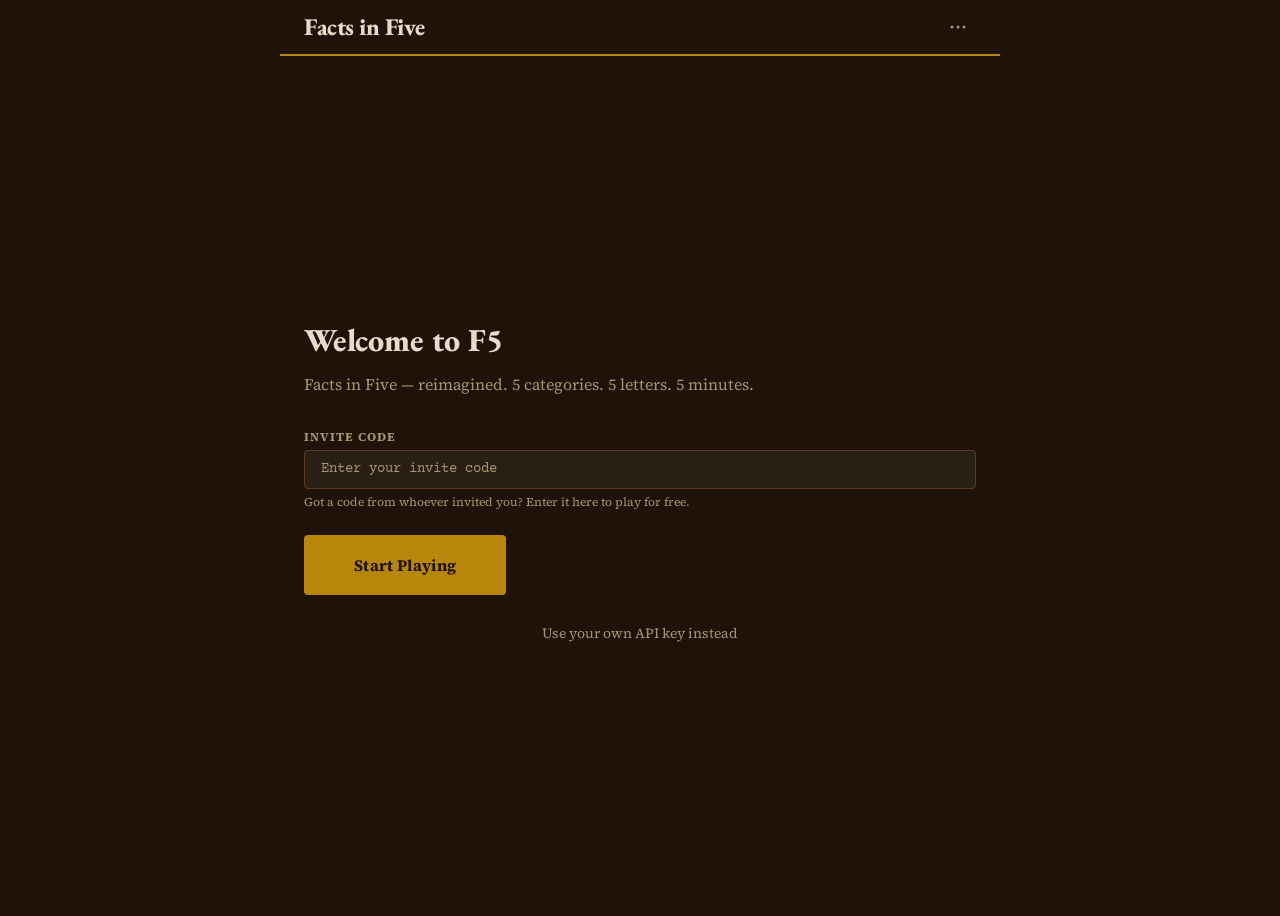
<file: index.html>
<!DOCTYPE html>
<html lang="en">
<head>
  <meta charset="UTF-8">
  <meta name="viewport" content="width=device-width, initial-scale=1.0">
  <title>F5 — Facts in Five</title>
  <link rel="icon" href="assets/favicon.svg" type="image/svg+xml">

  <!-- Default theme fonts (Library Study) — preloaded for instant render -->
  <link rel="preconnect" href="https://fonts.googleapis.com">
  <link rel="preconnect" href="https://fonts.gstatic.com" crossorigin>
  <link href="https://fonts.googleapis.com/css2?family=EB+Garamond:ital,wght@0,400;0,500;0,600;1,400;1,500&family=Source+Serif+4:ital,wght@0,400;0,700;1,400&family=Courier+Prime&display=swap" rel="stylesheet">

  <link rel="stylesheet" href="css/reset.css?v=10">
  <link rel="stylesheet" href="css/tokens.css?v=9">
  <link rel="stylesheet" href="css/layout.css?v=20260307a">
  <link rel="stylesheet" href="css/components.css?v=9">

  <script type="module" src="js/app.js?v=20260311a"></script>
</head>
<body>

  <!-- ========== HEADER ========== -->
  <header class="f5-header" role="banner">
    <div class="f5-header__title">Facts in Five</div>
    <div class="f5-header__actions">
      <button class="f5-btn--ghost" id="btn-header-settings" data-navigate="settings" aria-label="Settings">
        <svg width="20" height="20" viewBox="0 0 20 20" fill="none" aria-hidden="true">
          <circle cx="4" cy="10" r="1.5" fill="currentColor"/>
          <circle cx="10" cy="10" r="1.5" fill="currentColor"/>
          <circle cx="16" cy="10" r="1.5" fill="currentColor"/>
        </svg>
      </button>
    </div>
  </header>


  <!-- ========== SCREEN: SETUP (Auth) ========== -->
  <main id="screen-setup" class="screen" role="main" aria-label="Setup">
    <div class="f5-screen-center">
      <h1 class="f5-screen-title" tabindex="-1">Welcome to F5</h1>
      <p class="f5-screen-subtitle">Facts in Five — reimagined. 5 categories. 5 letters. 5 minutes.</p>

      <!-- Invite code form (shown when proxy is configured) -->
      <form id="setup-form-invite" style="display: none;">
        <div class="f5-form-group">
          <label class="f5-label" for="invite-code-input">Invite Code</label>
          <input
            type="text"
            id="invite-code-input"
            class="f5-input"
            placeholder="Enter your invite code"
            autocomplete="off"
            maxlength="50"
          >
          <p class="f5-form-hint">Got a code from whoever invited you? Enter it here to play for free.</p>
          <p class="f5-form-error" id="invite-error" style="display: none; color: var(--f5-invalid); margin-top: var(--f5-space-xs); font-size: var(--f5-text-sm);">That code didn't work. Double-check it and try again.</p>
        </div>
        <button type="submit" class="f5-btn f5-btn--large" id="btn-invite-submit">Start Playing</button>
        <div style="text-align: center; margin-top: var(--f5-space-lg);">
          <button type="button" class="f5-btn--ghost" id="btn-show-apikey" style="font-size: var(--f5-text-sm);">Use your own API key instead</button>
        </div>
      </form>

      <!-- API key form -->
      <form id="setup-form-apikey">
        <div class="f5-form-group">
          <label class="f5-label" for="api-key-input">Anthropic API Key</label>
          <input
            type="password"
            id="api-key-input"
            class="f5-input"
            placeholder="sk-ant-..."
            autocomplete="off"
            maxlength="200"
          >
          <p class="f5-form-hint">
            Your key stays on this device in localStorage. It is never sent anywhere except directly to the Anthropic API for answer validation.
          </p>
        </div>
        <button type="submit" class="f5-btn f5-btn--large">Start Playing</button>
        <div id="btn-show-invite-wrap" style="text-align: center; margin-top: var(--f5-space-lg); display: none;">
          <button type="button" class="f5-btn--ghost" id="btn-show-invite" style="font-size: var(--f5-text-sm);">Use an invite code instead</button>
        </div>
      </form>
    </div>
  </main>


  <!-- ========== SCREEN: MENU ========== -->
  <main id="screen-menu" class="screen" role="main" aria-label="Main Menu">
    <div class="f5-screen-center" style="align-items: center; text-align: center;">
      <h1 class="f5-screen-title" tabindex="-1" style="font-size: var(--f5-text-3xl); margin-bottom: var(--f5-space-xs);">F5</h1>
      <p class="f5-screen-subtitle" style="margin-bottom: var(--f5-space-2xl);">5 categories. 5 letters. 5 minutes.</p>

      <div style="display: flex; flex-direction: column; gap: var(--f5-space-md); width: 100%; max-width: 280px;">
        <button class="f5-btn f5-btn--large" id="btn-new-game">New Game</button>
        <button class="f5-btn f5-btn--outline" id="btn-stats">Stats</button>
        <button class="f5-btn f5-btn--outline" id="btn-settings">Settings</button>
      </div>
    </div>
  </main>


  <!-- ========== SCREEN: PLAY ========== -->
  <main id="screen-play" class="screen" role="main" aria-label="Game">
    <h2 class="f5-sr-only" tabindex="-1">Game in Progress</h2>

    <!-- Timer -->
    <div class="f5-timer" role="timer" aria-label="Time remaining">
      <div class="f5-timer__digits" id="timer-digits" aria-live="off">5:00</div>
      <div class="f5-timer__bar" role="progressbar" aria-valuemin="0" aria-valuemax="300" aria-valuenow="300">
        <div class="f5-timer__bar-fill" id="timer-bar" style="width: 100%"></div>
      </div>
    </div>

    <!-- Accessible timer announcement (updates less frequently) -->
    <div id="timer-announce" class="f5-sr-only" aria-live="polite" aria-atomic="true"></div>

    <!-- Grid -->
    <div class="f5-grid-container">
      <div class="f5-grid" id="game-grid" role="grid" aria-label="Answer grid">
        <!-- Populated by JS in S1/S3 -->
      </div>
    </div>

    <div style="display: flex; justify-content: flex-end; margin-top: var(--f5-space-md);">
      <button class="f5-btn" id="btn-submit-early">I'm Done!</button>
    </div>
  </main>


  <!-- ========== SCREEN: VALIDATING ========== -->
  <main id="screen-validating" class="screen" role="main" aria-label="Validating answers">
    <div class="f5-screen-center" style="align-items: center; text-align: center;">
      <div class="f5-spinner" style="margin-bottom: var(--f5-space-lg);"></div>
      <h2 class="f5-screen-title" tabindex="-1">Judging Your Answers</h2>
      <p class="f5-screen-subtitle">Claude is reviewing your 25 cells...</p>
    </div>
  </main>


  <!-- ========== SCREEN: RESULTS ========== -->
  <main id="screen-results" class="screen" role="main" aria-label="Results">
    <div class="f5-results">
      <h2 class="f5-screen-title" tabindex="-1">Results</h2>
      <div class="f5-results__score" id="results-total">0</div>
      <p class="f5-screen-subtitle" id="results-subtitle" style="margin-bottom: var(--f5-space-xs);">of 250 possible points</p>

      <div class="f5-results__breakdown" id="results-breakdown">
        <!-- Populated by JS in S5 -->
      </div>
    </div>

    <!-- Desktop: grid | Mobile: cards (toggled via CSS) -->
    <div class="f5-grid-container f5-results-desktop">
      <div class="f5-grid" id="results-grid" role="grid" aria-label="Results grid">
        <!-- Populated by JS -->
      </div>
    </div>
    <div class="f5-results-mobile" id="results-cards">
      <!-- Populated by JS -->
    </div>

    <div style="display: flex; flex-direction: column; align-items: center; margin-top: var(--f5-space-lg); gap: var(--f5-space-md);">
      <button class="f5-btn f5-btn--large" data-navigate="menu" style="width: 100%; max-width: 320px;">New Game</button>
      <div style="display: flex; gap: var(--f5-space-xl); justify-content: center;">
        <button class="f5-btn--ghost" id="btn-share-results" style="font-size: var(--f5-text-sm); padding: var(--f5-space-sm) var(--f5-space-md);">
          <svg width="14" height="14" viewBox="0 0 16 16" fill="none" aria-hidden="true" style="vertical-align: -2px; margin-right: 3px;">
            <path d="M8 1v9M8 1L4.5 4.5M8 1l3.5 3.5M2 11v2.5a1 1 0 001 1h10a1 1 0 001-1V11" stroke="currentColor" stroke-width="1.5" stroke-linecap="round" stroke-linejoin="round"/>
          </svg>
          Share Results
        </button>
        <button class="f5-btn--ghost" id="btn-results-stats" style="font-size: var(--f5-text-sm); padding: var(--f5-space-sm) var(--f5-space-md);">View Stats</button>
      </div>
    </div>
  </main>


  <!-- ========== SCREEN: STATS ========== -->
  <main id="screen-stats" class="screen" role="main" aria-label="Statistics">
    <div style="display: flex; align-items: center; justify-content: space-between; margin-bottom: var(--f5-space-xl);">
      <h2 class="f5-screen-title" tabindex="-1" style="margin-bottom: 0;">Stats</h2>
      <button class="f5-btn--ghost" data-navigate="menu">Back</button>
    </div>

    <div id="stats-content">
      <!-- Populated by JS in S6 -->
      <p style="color: var(--f5-text-muted);">No games played yet.</p>
    </div>
  </main>


  <!-- ========== SCREEN: SETTINGS ========== -->
  <main id="screen-settings" class="screen" role="main" aria-label="Settings">
    <div style="display: flex; align-items: center; justify-content: space-between; margin-bottom: var(--f5-space-xl);">
      <h2 class="f5-screen-title" tabindex="-1" style="margin-bottom: 0;">Settings</h2>
      <button class="f5-btn--ghost" data-navigate="menu">Back</button>
    </div>

    <div class="f5-card">
      <div class="f5-form-group" style="margin-bottom: 0;">
        <label class="f5-label" for="difficulty-select">Difficulty</label>
        <select id="difficulty-select" class="f5-select">
          <option value="standard">Standard (284 categories)</option>
          <option value="easy">Easy (67 categories)</option>
        </select>
      </div>
    </div>

    <div class="f5-card" style="margin-top: var(--f5-space-md);">
      <div class="f5-form-group" style="margin-bottom: 0;">
        <label class="f5-label" for="theme-select">Theme</label>
        <select id="theme-select" class="f5-select">
          <!-- Populated by JS -->
        </select>
      </div>
    </div>

    <div style="margin-top: var(--f5-space-xl); text-align: center; font-size: var(--f5-text-xs); color: var(--f5-text-muted);">v20260311a</div>

  </main>

</body>
</html>
</file>
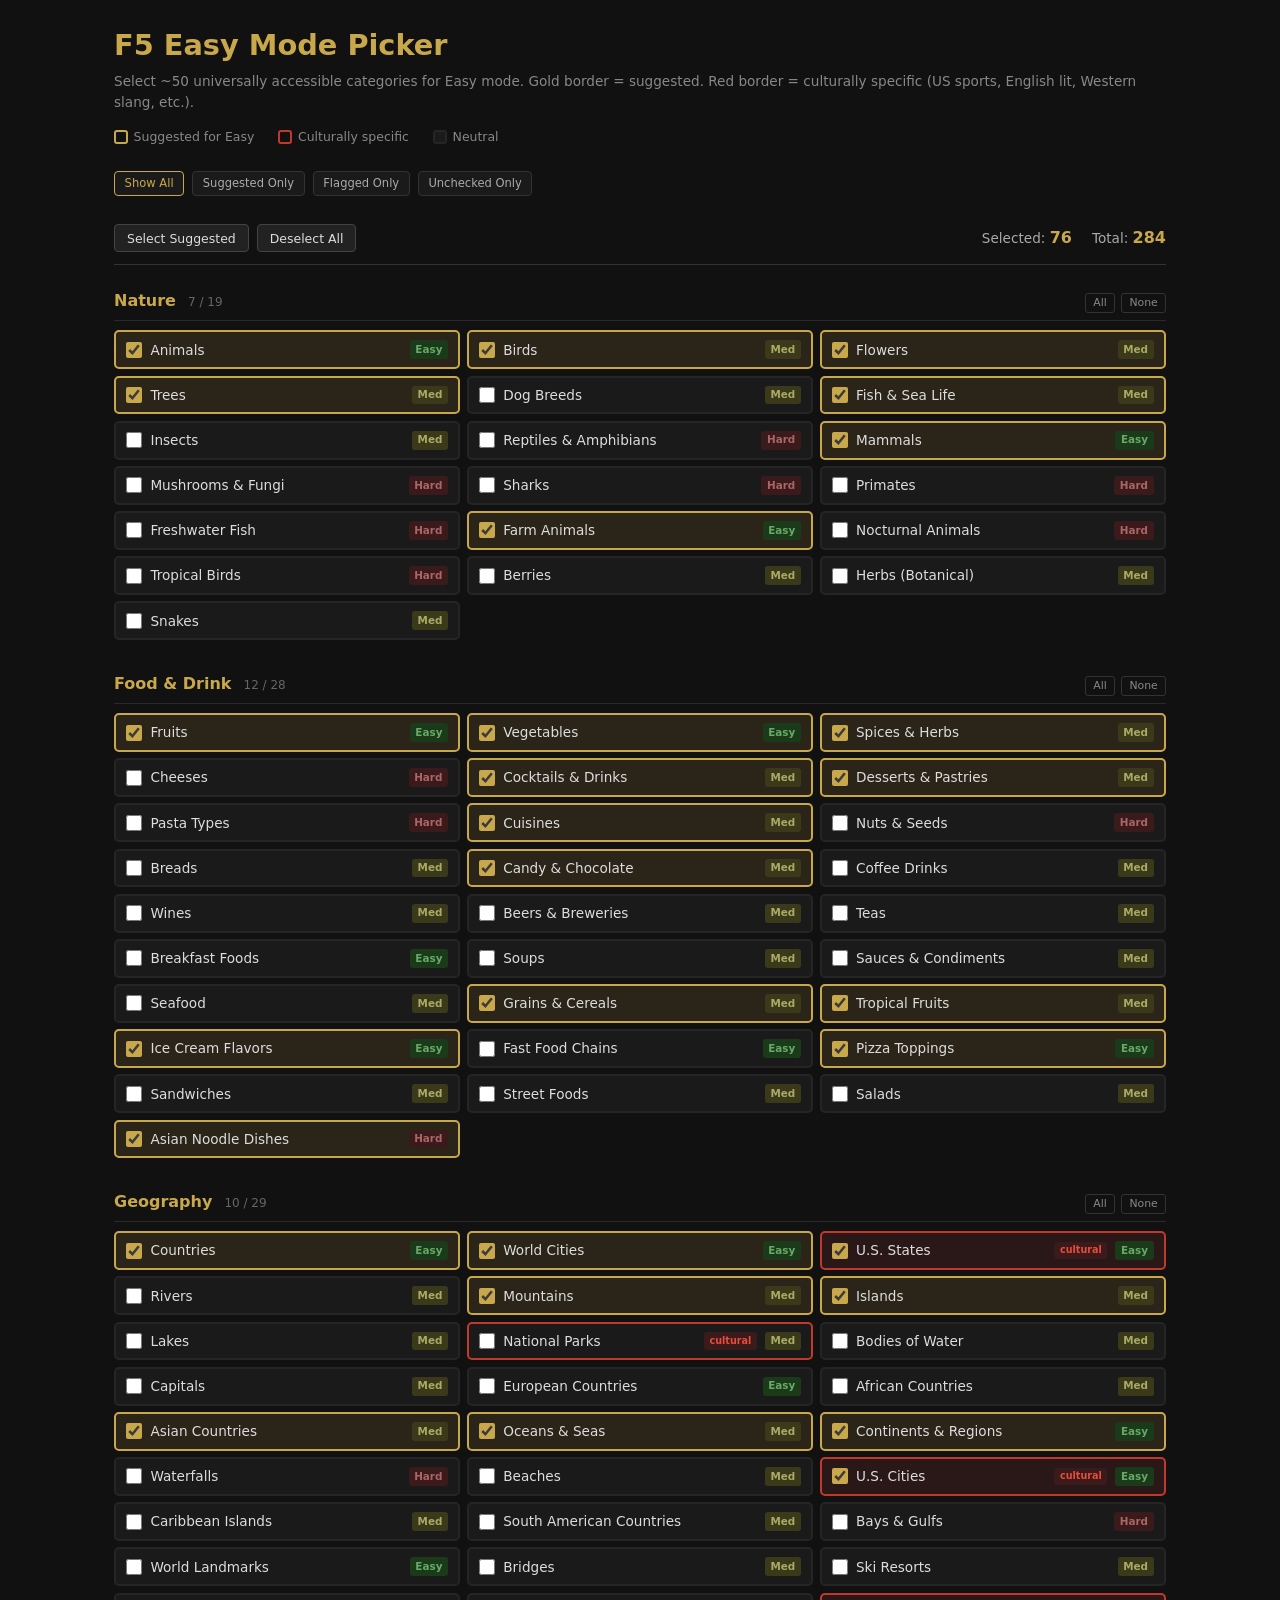
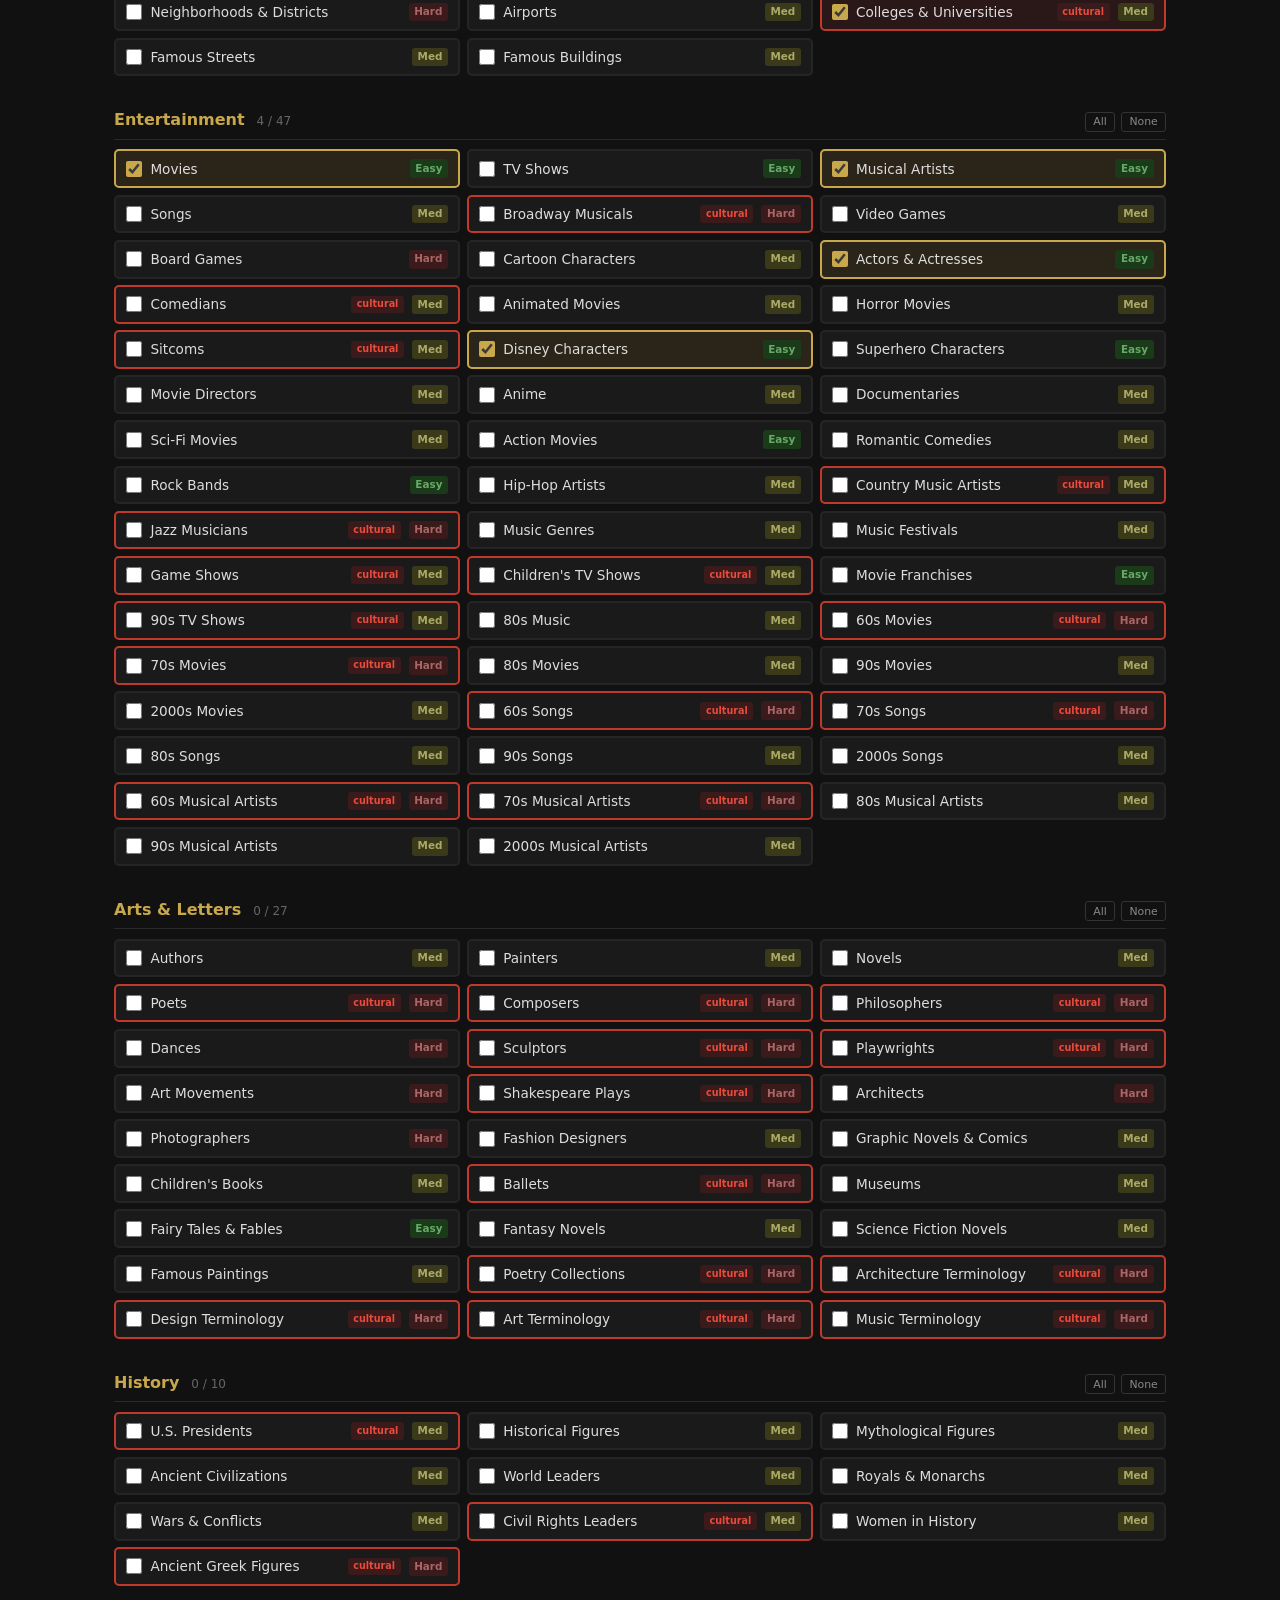
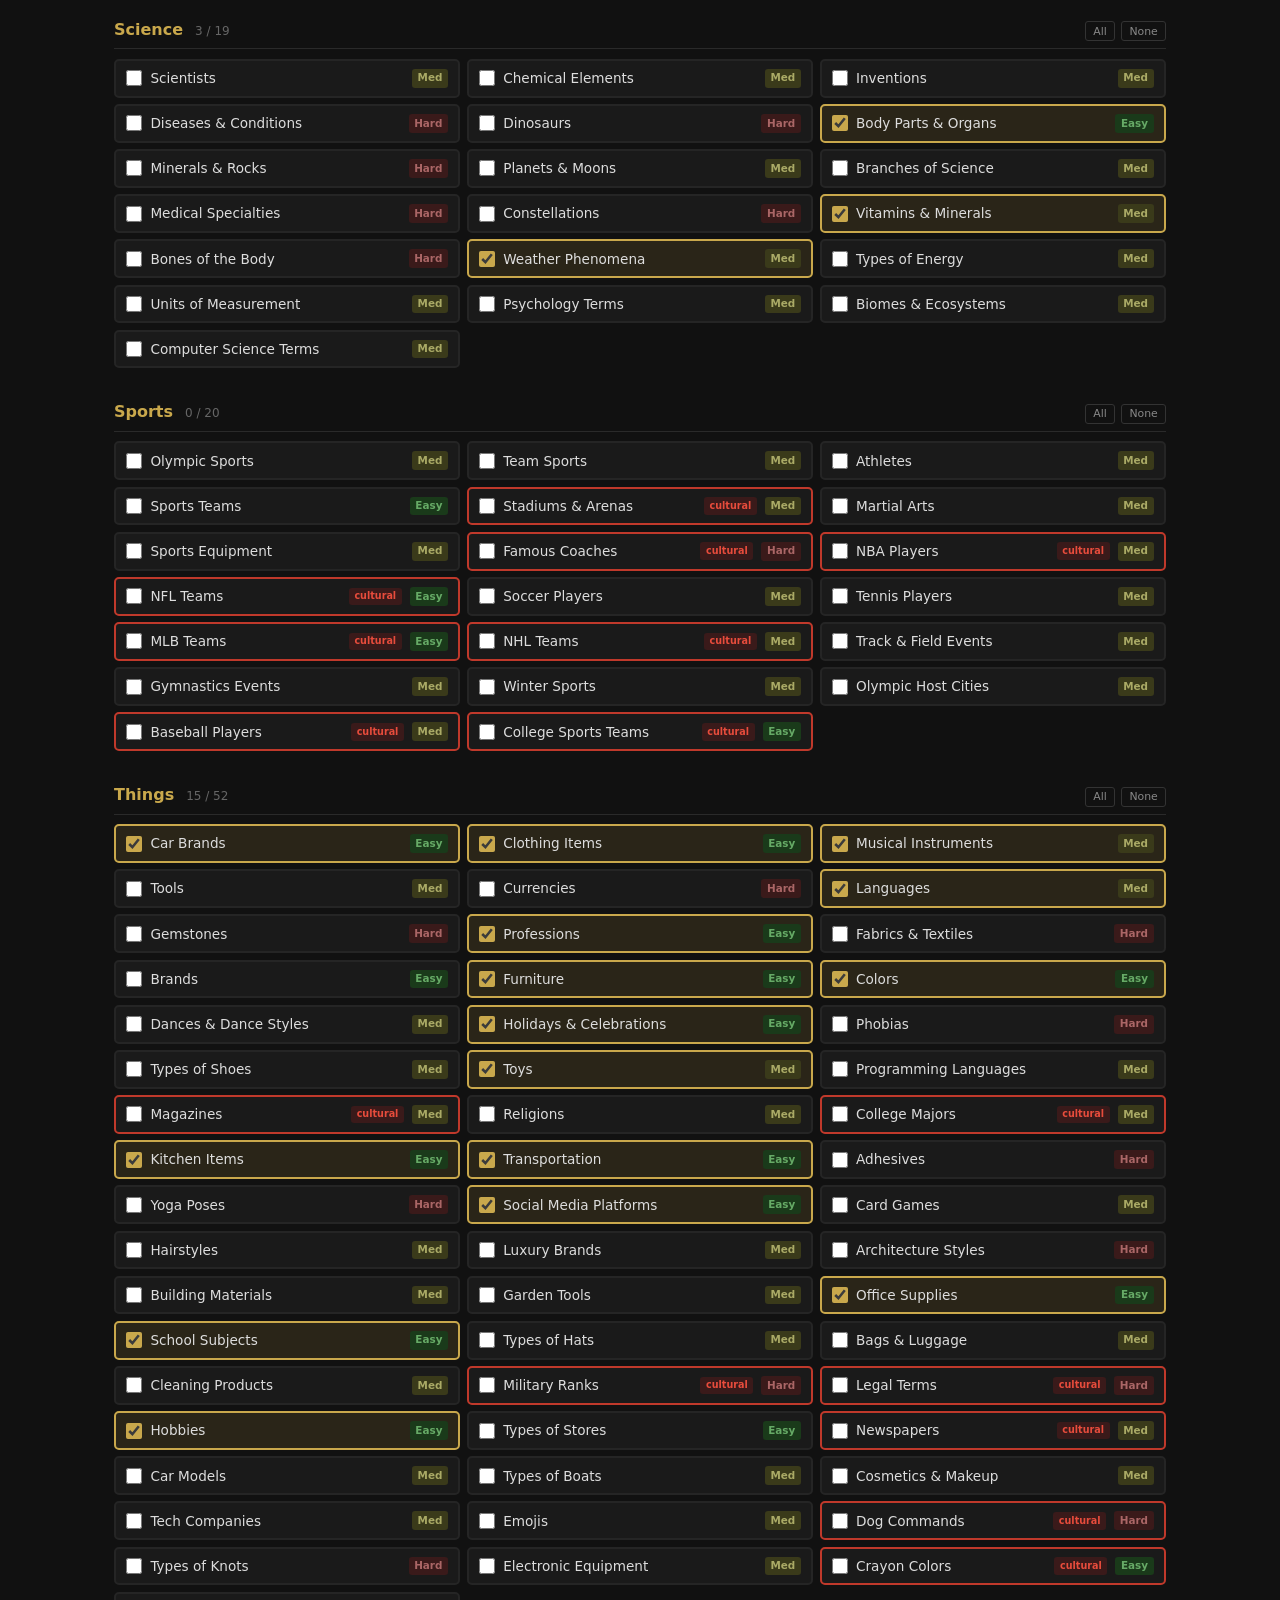
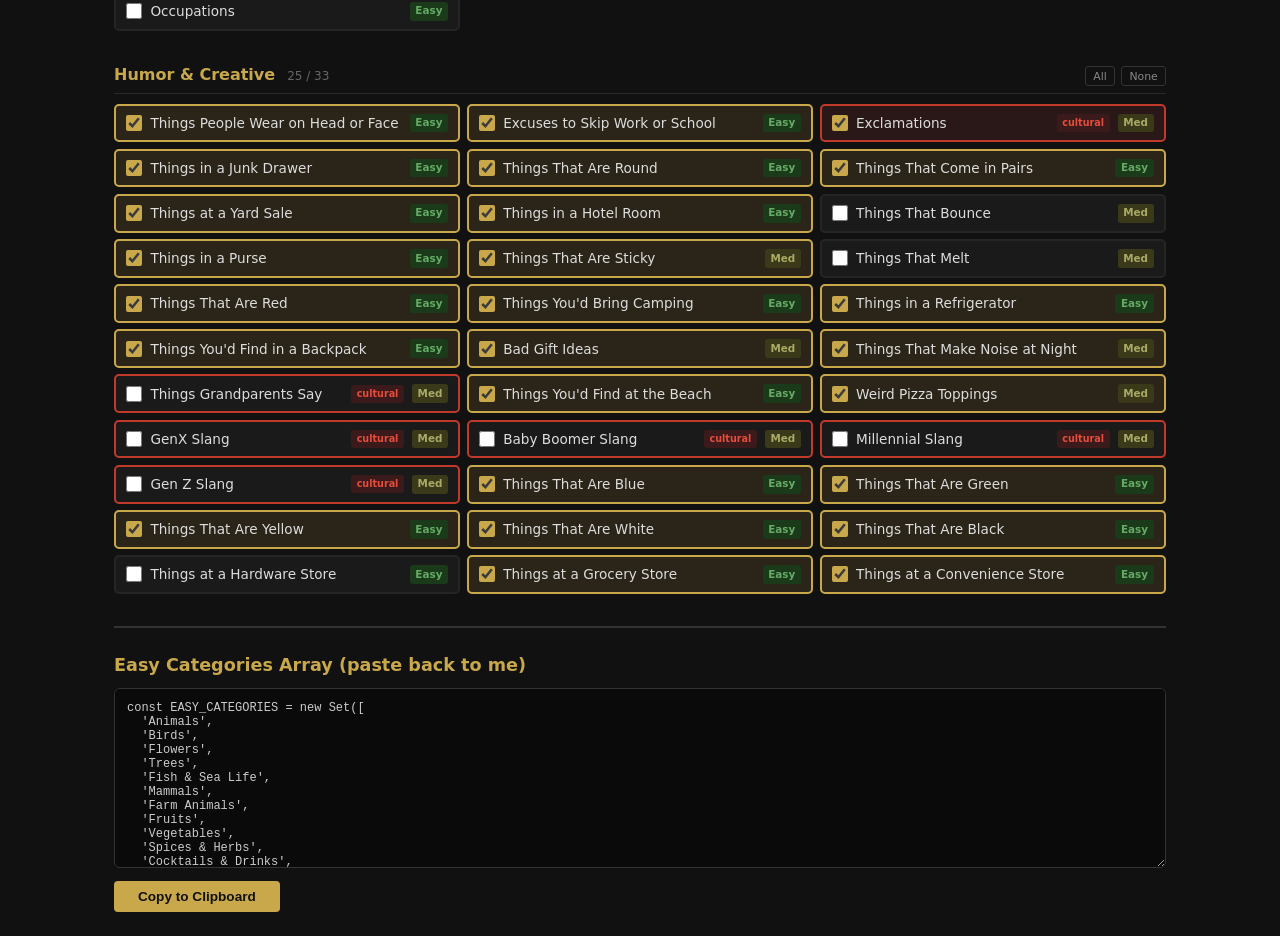
<file: easy-picker.html>
<!DOCTYPE html>
<html lang="en">
<head>
<meta charset="UTF-8">
<meta name="viewport" content="width=device-width, initial-scale=1.0">
<title>F5 — Easy Mode Category Picker</title>
<style>
*,*::before,*::after{box-sizing:border-box;margin:0;padding:0}
body{font-family:system-ui,sans-serif;background:#111;color:#ddd;padding:1.5rem;max-width:1100px;margin:0 auto;line-height:1.5}
h1{font-size:1.8rem;color:#c9a84c;margin-bottom:0.25rem}
.subtitle{color:#888;margin-bottom:1rem;font-size:0.85rem}

.sticky-bar{position:sticky;top:0;background:#111;padding:0.75rem 0;z-index:10;border-bottom:1px solid #333;margin-bottom:1.5rem;display:flex;flex-wrap:wrap;gap:0.5rem;align-items:center}
.sticky-bar button{padding:0.35rem 0.75rem;background:#222;color:#ddd;border:1px solid #444;border-radius:4px;cursor:pointer;font-size:0.78rem;font-family:inherit}
.sticky-bar button:hover{background:#333;border-color:#666}
.stats{margin-left:auto;font-size:0.85rem;color:#aaa;display:flex;gap:1.25rem}
.stats .n{color:#c9a84c;font-weight:700;font-size:1rem}

.legend{display:flex;flex-wrap:wrap;gap:1.5rem;margin-bottom:1.5rem;font-size:0.78rem;color:#888}
.legend span{display:flex;align-items:center;gap:0.35rem}
.sw{width:14px;height:14px;border-radius:3px;display:inline-block;border:2px solid}
.sw-suggested{background:transparent;border-color:#c9a84c}
.sw-flagged{background:transparent;border-color:#c0392b}
.sw-neutral{background:#1a1a1a;border-color:#252525}

.tag-section{margin-bottom:2rem}
.tag-head{display:flex;align-items:baseline;gap:0.75rem;margin-bottom:0.6rem;border-bottom:1px solid #2a2a2a;padding-bottom:0.4rem}
.tag-head h2{color:#c9a84c;font-size:1rem;text-transform:capitalize}
.tag-head .tc{color:#666;font-size:0.75rem}
.tag-head .ta{margin-left:auto;display:flex;gap:0.4rem}
.tag-head .ta button{padding:0.15rem 0.45rem;background:none;border:1px solid #333;color:#888;border-radius:3px;cursor:pointer;font-size:0.68rem;font-family:inherit}
.tag-head .ta button:hover{color:#c9a84c;border-color:#c9a84c}

.grid{display:grid;grid-template-columns:repeat(auto-fill,minmax(280px,1fr));gap:0.4rem}
label.item{display:flex;align-items:center;gap:0.5rem;padding:0.45rem 0.65rem;border-radius:5px;background:#1a1a1a;border:2px solid #252525;cursor:pointer;transition:background 0.12s,border-color 0.12s}
label.item:hover{background:#222}
label.item.on{background:#1e2518;border-color:#3a5a2a}
label.item.suggested{border-color:#c9a84c}
label.item.suggested.on{border-color:#c9a84c;background:#2a2518}
label.item.flagged{border-color:#c0392b}
label.item.flagged.on{border-color:#c0392b;background:#2a1818}
label.item input{width:16px;height:16px;accent-color:#c9a84c;flex-shrink:0}
label.item .nm{flex:1;font-size:0.85rem}
label.item .df{font-size:0.65rem;padding:0.1rem 0.35rem;border-radius:3px;font-weight:600}
label.item .flag{font-size:0.6rem;padding:0.1rem 0.35rem;border-radius:3px;font-weight:600;background:#3a1a1a;color:#e74c3c;margin-left:0.25rem}
.d1{background:#1a3a1a;color:#6a6}.d2{background:#3a3a1a;color:#aa6}.d3{background:#3a1a1a;color:#a66}

.output{margin-top:2rem;border-top:2px solid #333;padding-top:1.5rem}
.output h2{color:#c9a84c;font-size:1.1rem;margin-bottom:0.6rem}
.output textarea{width:100%;height:180px;background:#0a0a0a;color:#ccc;border:1px solid #333;border-radius:6px;padding:0.75rem;font-family:Menlo,Consolas,monospace;font-size:0.75rem;resize:vertical}
.output button{margin-top:0.4rem;padding:0.5rem 1.5rem;background:#c9a84c;color:#111;border:none;border-radius:4px;font-weight:700;cursor:pointer;font-size:0.85rem}
.output button:hover{background:#d4b35c}

.filter-bar{display:flex;gap:0.5rem;margin-bottom:1rem;flex-wrap:wrap}
.filter-bar button{padding:0.3rem 0.6rem;background:#1a1a1a;color:#aaa;border:1px solid #333;border-radius:4px;cursor:pointer;font-size:0.72rem;font-family:inherit}
.filter-bar button:hover,.filter-bar button.active{color:#c9a84c;border-color:#c9a84c}

@media(max-width:600px){.grid{grid-template-columns:1fr}.stats{margin-left:0;flex-basis:100%}}
</style>
</head>
<body>

<h1>F5 Easy Mode Picker</h1>
<p class="subtitle">Select ~50 universally accessible categories for Easy mode. Gold border = suggested. Red border = culturally specific (US sports, English lit, Western slang, etc.).</p>

<div class="legend">
  <span><span class="sw sw-suggested"></span> Suggested for Easy</span>
  <span><span class="sw sw-flagged"></span> Culturally specific</span>
  <span><span class="sw sw-neutral"></span> Neutral</span>
</div>

<div class="filter-bar">
  <button onclick="showAll()" class="active" id="fAll">Show All</button>
  <button onclick="showOnly('suggested')" id="fSugg">Suggested Only</button>
  <button onclick="showOnly('flagged')" id="fFlag">Flagged Only</button>
  <button onclick="showOnly('unchecked')" id="fUnch">Unchecked Only</button>
</div>

<div class="sticky-bar">
  <button onclick="selSuggested()">Select Suggested</button>
  <button onclick="selNone()">Deselect All</button>
  <div class="stats">
    <span>Selected: <span class="n" id="ct">0</span></span>
    <span>Total: <span class="n" id="tt">0</span></span>
  </div>
</div>

<div id="container"></div>

<div class="output">
  <h2>Easy Categories Array (paste back to me)</h2>
  <textarea id="out" readonly></textarea>
  <button onclick="copyOut()">Copy to Clipboard</button>
</div>

<script>
const C = [
  { n:'Animals', t:'nature', d:1 },
  { n:'Birds', t:'nature', d:2 },
  { n:'Flowers', t:'nature', d:2 },
  { n:'Trees', t:'nature', d:2 },
  { n:'Dog Breeds', t:'nature', d:2 },
  { n:'Fish & Sea Life', t:'nature', d:2 },
  { n:'Insects', t:'nature', d:2 },
  { n:'Reptiles & Amphibians', t:'nature', d:3 },
  { n:'Mammals', t:'nature', d:1 },
  { n:'Mushrooms & Fungi', t:'nature', d:3 },
  { n:'Sharks', t:'nature', d:3 },
  { n:'Primates', t:'nature', d:3 },
  { n:'Freshwater Fish', t:'nature', d:3 },
  { n:'Farm Animals', t:'nature', d:1 },
  { n:'Nocturnal Animals', t:'nature', d:3 },
  { n:'Tropical Birds', t:'nature', d:3 },
  { n:'Berries', t:'nature', d:2 },
  { n:'Herbs (Botanical)', t:'nature', d:2 },
  { n:'Snakes', t:'nature', d:2 },

  { n:'Fruits', t:'food', d:1 },
  { n:'Vegetables', t:'food', d:1 },
  { n:'Spices & Herbs', t:'food', d:2 },
  { n:'Cheeses', t:'food', d:3 },
  { n:'Cocktails & Drinks', t:'food', d:2 },
  { n:'Desserts & Pastries', t:'food', d:2 },
  { n:'Pasta Types', t:'food', d:3 },
  { n:'Cuisines', t:'food', d:2 },
  { n:'Nuts & Seeds', t:'food', d:3 },
  { n:'Breads', t:'food', d:2 },
  { n:'Candy & Chocolate', t:'food', d:2 },
  { n:'Coffee Drinks', t:'food', d:2 },
  { n:'Wines', t:'food', d:2 },
  { n:'Beers & Breweries', t:'food', d:2 },
  { n:'Teas', t:'food', d:2 },
  { n:'Breakfast Foods', t:'food', d:1 },
  { n:'Soups', t:'food', d:2 },
  { n:'Sauces & Condiments', t:'food', d:2 },
  { n:'Seafood', t:'food', d:2 },
  { n:'Grains & Cereals', t:'food', d:2 },
  { n:'Tropical Fruits', t:'food', d:2 },
  { n:'Ice Cream Flavors', t:'food', d:1 },
  { n:'Fast Food Chains', t:'food', d:1 },
  { n:'Pizza Toppings', t:'food', d:1 },
  { n:'Sandwiches', t:'food', d:2 },
  { n:'Street Foods', t:'food', d:2 },
  { n:'Salads', t:'food', d:2 },
  { n:'Asian Noodle Dishes', t:'food', d:3 },

  { n:'Countries', t:'geography', d:1 },
  { n:'World Cities', t:'geography', d:1 },
  { n:'U.S. States', t:'geography', d:1 },
  { n:'Rivers', t:'geography', d:2 },
  { n:'Mountains', t:'geography', d:2 },
  { n:'Islands', t:'geography', d:2 },
  { n:'Lakes', t:'geography', d:2 },
  { n:'National Parks', t:'geography', d:2 },
  { n:'Bodies of Water', t:'geography', d:2 },
  { n:'Capitals', t:'geography', d:2 },
  { n:'European Countries', t:'geography', d:1 },
  { n:'African Countries', t:'geography', d:2 },
  { n:'Asian Countries', t:'geography', d:2 },
  { n:'Oceans & Seas', t:'geography', d:2 },
  { n:'Continents & Regions', t:'geography', d:1 },
  { n:'Waterfalls', t:'geography', d:3 },
  { n:'Beaches', t:'geography', d:2 },
  { n:'U.S. Cities', t:'geography', d:1 },
  { n:'Caribbean Islands', t:'geography', d:2 },
  { n:'South American Countries', t:'geography', d:2 },
  { n:'Bays & Gulfs', t:'geography', d:3 },
  { n:'World Landmarks', t:'geography', d:1 },
  { n:'Bridges', t:'geography', d:2 },
  { n:'Ski Resorts', t:'geography', d:2 },
  { n:'Neighborhoods & Districts', t:'geography', d:3 },
  { n:'Airports', t:'geography', d:2 },
  { n:'Colleges & Universities', t:'geography', d:2 },
  { n:'Famous Streets', t:'geography', d:2 },
  { n:'Famous Buildings', t:'geography', d:2 },

  { n:'Movies', t:'entertainment', d:1 },
  { n:'TV Shows', t:'entertainment', d:1 },
  { n:'Musical Artists', t:'entertainment', d:1 },
  { n:'Songs', t:'entertainment', d:2 },
  { n:'Broadway Musicals', t:'entertainment', d:3 },
  { n:'Video Games', t:'entertainment', d:2 },
  { n:'Board Games', t:'entertainment', d:3 },
  { n:'Cartoon Characters', t:'entertainment', d:2 },
  { n:'Actors & Actresses', t:'entertainment', d:1 },
  { n:'Comedians', t:'entertainment', d:2 },
  { n:'Animated Movies', t:'entertainment', d:2 },
  { n:'Horror Movies', t:'entertainment', d:2 },
  { n:'Sitcoms', t:'entertainment', d:2 },
  { n:'Disney Characters', t:'entertainment', d:1 },
  { n:'Superhero Characters', t:'entertainment', d:1 },
  { n:'Movie Directors', t:'entertainment', d:2 },
  { n:'Anime', t:'entertainment', d:2 },
  { n:'Documentaries', t:'entertainment', d:2 },
  { n:'Sci-Fi Movies', t:'entertainment', d:2 },
  { n:'Action Movies', t:'entertainment', d:1 },
  { n:'Romantic Comedies', t:'entertainment', d:2 },
  { n:'Rock Bands', t:'entertainment', d:1 },
  { n:'Hip-Hop Artists', t:'entertainment', d:2 },
  { n:'Country Music Artists', t:'entertainment', d:2 },
  { n:'Jazz Musicians', t:'entertainment', d:3 },
  { n:'Music Genres', t:'entertainment', d:2 },
  { n:'Music Festivals', t:'entertainment', d:2 },
  { n:'Game Shows', t:'entertainment', d:2 },
  { n:"Children's TV Shows", t:'entertainment', d:2 },
  { n:'Movie Franchises', t:'entertainment', d:1 },
  { n:'90s TV Shows', t:'entertainment', d:2 },
  { n:'80s Music', t:'entertainment', d:2 },
  { n:'60s Movies', t:'entertainment', d:3 },
  { n:'70s Movies', t:'entertainment', d:3 },
  { n:'80s Movies', t:'entertainment', d:2 },
  { n:'90s Movies', t:'entertainment', d:2 },
  { n:'2000s Movies', t:'entertainment', d:2 },
  { n:'60s Songs', t:'entertainment', d:3 },
  { n:'70s Songs', t:'entertainment', d:3 },
  { n:'80s Songs', t:'entertainment', d:2 },
  { n:'90s Songs', t:'entertainment', d:2 },
  { n:'2000s Songs', t:'entertainment', d:2 },
  { n:'60s Musical Artists', t:'entertainment', d:3 },
  { n:'70s Musical Artists', t:'entertainment', d:3 },
  { n:'80s Musical Artists', t:'entertainment', d:2 },
  { n:'90s Musical Artists', t:'entertainment', d:2 },
  { n:'2000s Musical Artists', t:'entertainment', d:2 },

  { n:'Authors', t:'arts', d:2 },
  { n:'Painters', t:'arts', d:2 },
  { n:'Novels', t:'arts', d:2 },
  { n:'Poets', t:'arts', d:3 },
  { n:'Composers', t:'arts', d:3 },
  { n:'Philosophers', t:'arts', d:3 },
  { n:'Dances', t:'arts', d:3 },
  { n:'Sculptors', t:'arts', d:3 },
  { n:'Playwrights', t:'arts', d:3 },
  { n:'Art Movements', t:'arts', d:3 },
  { n:'Shakespeare Plays', t:'arts', d:3 },
  { n:'Architects', t:'arts', d:3 },
  { n:'Photographers', t:'arts', d:3 },
  { n:'Fashion Designers', t:'arts', d:2 },
  { n:'Graphic Novels & Comics', t:'arts', d:2 },
  { n:"Children's Books", t:'arts', d:2 },
  { n:'Ballets', t:'arts', d:3 },
  { n:'Museums', t:'arts', d:2 },
  { n:'Fairy Tales & Fables', t:'arts', d:1 },
  { n:'Fantasy Novels', t:'arts', d:2 },
  { n:'Science Fiction Novels', t:'arts', d:2 },
  { n:'Famous Paintings', t:'arts', d:2 },
  { n:'Poetry Collections', t:'arts', d:3 },
  { n:'Architecture Terminology', t:'arts', d:3 },
  { n:'Design Terminology', t:'arts', d:3 },
  { n:'Art Terminology', t:'arts', d:3 },
  { n:'Music Terminology', t:'arts', d:3 },

  { n:'U.S. Presidents', t:'history', d:2 },
  { n:'Historical Figures', t:'history', d:2 },
  { n:'Mythological Figures', t:'history', d:2 },
  { n:'Ancient Civilizations', t:'history', d:2 },
  { n:'World Leaders', t:'history', d:2 },
  { n:'Royals & Monarchs', t:'history', d:2 },
  { n:'Wars & Conflicts', t:'history', d:2 },
  { n:'Civil Rights Leaders', t:'history', d:2 },
  { n:'Women in History', t:'history', d:2 },
  { n:'Ancient Greek Figures', t:'history', d:3 },

  { n:'Scientists', t:'science', d:2 },
  { n:'Chemical Elements', t:'science', d:2 },
  { n:'Inventions', t:'science', d:2 },
  { n:'Diseases & Conditions', t:'science', d:3 },
  { n:'Dinosaurs', t:'science', d:3 },
  { n:'Body Parts & Organs', t:'science', d:1 },
  { n:'Minerals & Rocks', t:'science', d:3 },
  { n:'Planets & Moons', t:'science', d:2 },
  { n:'Branches of Science', t:'science', d:2 },
  { n:'Medical Specialties', t:'science', d:3 },
  { n:'Constellations', t:'science', d:3 },
  { n:'Vitamins & Minerals', t:'science', d:2 },
  { n:'Bones of the Body', t:'science', d:3 },
  { n:'Weather Phenomena', t:'science', d:2 },
  { n:'Types of Energy', t:'science', d:2 },
  { n:'Units of Measurement', t:'science', d:2 },
  { n:'Psychology Terms', t:'science', d:2 },
  { n:'Biomes & Ecosystems', t:'science', d:2 },
  { n:'Computer Science Terms', t:'science', d:2 },

  { n:'Olympic Sports', t:'sports', d:2 },
  { n:'Team Sports', t:'sports', d:2 },
  { n:'Athletes', t:'sports', d:2 },
  { n:'Sports Teams', t:'sports', d:1 },
  { n:'Stadiums & Arenas', t:'sports', d:2 },
  { n:'Martial Arts', t:'sports', d:2 },
  { n:'Sports Equipment', t:'sports', d:2 },
  { n:'Famous Coaches', t:'sports', d:3 },
  { n:'NBA Players', t:'sports', d:2 },
  { n:'NFL Teams', t:'sports', d:1 },
  { n:'Soccer Players', t:'sports', d:2 },
  { n:'Tennis Players', t:'sports', d:2 },
  { n:'MLB Teams', t:'sports', d:1 },
  { n:'NHL Teams', t:'sports', d:2 },
  { n:'Track & Field Events', t:'sports', d:2 },
  { n:'Gymnastics Events', t:'sports', d:2 },
  { n:'Winter Sports', t:'sports', d:2 },
  { n:'Olympic Host Cities', t:'sports', d:2 },
  { n:'Baseball Players', t:'sports', d:2 },
  { n:'College Sports Teams', t:'sports', d:1 },

  { n:'Car Brands', t:'things', d:1 },
  { n:'Clothing Items', t:'things', d:1 },
  { n:'Musical Instruments', t:'things', d:2 },
  { n:'Tools', t:'things', d:2 },
  { n:'Currencies', t:'things', d:3 },
  { n:'Languages', t:'things', d:2 },
  { n:'Gemstones', t:'things', d:3 },
  { n:'Professions', t:'things', d:1 },
  { n:'Fabrics & Textiles', t:'things', d:3 },
  { n:'Brands', t:'things', d:1 },
  { n:'Furniture', t:'things', d:1 },
  { n:'Colors', t:'things', d:1 },
  { n:'Dances & Dance Styles', t:'things', d:2 },
  { n:'Holidays & Celebrations', t:'things', d:1 },
  { n:'Phobias', t:'things', d:3 },
  { n:'Types of Shoes', t:'things', d:2 },
  { n:'Toys', t:'things', d:2 },
  { n:'Programming Languages', t:'things', d:2 },
  { n:'Magazines', t:'things', d:2 },
  { n:'Religions', t:'things', d:2 },
  { n:'College Majors', t:'things', d:2 },
  { n:'Kitchen Items', t:'things', d:1 },
  { n:'Transportation', t:'things', d:1 },
  { n:'Adhesives', t:'things', d:3 },
  { n:'Yoga Poses', t:'things', d:3 },
  { n:'Social Media Platforms', t:'things', d:1 },
  { n:'Card Games', t:'things', d:2 },
  { n:'Hairstyles', t:'things', d:2 },
  { n:'Luxury Brands', t:'things', d:2 },
  { n:'Architecture Styles', t:'things', d:3 },
  { n:'Building Materials', t:'things', d:2 },
  { n:'Garden Tools', t:'things', d:2 },
  { n:'Office Supplies', t:'things', d:1 },
  { n:'School Subjects', t:'things', d:1 },
  { n:'Types of Hats', t:'things', d:2 },
  { n:'Bags & Luggage', t:'things', d:2 },
  { n:'Cleaning Products', t:'things', d:2 },
  { n:'Military Ranks', t:'things', d:3 },
  { n:'Legal Terms', t:'things', d:3 },
  { n:'Hobbies', t:'things', d:1 },
  { n:'Types of Stores', t:'things', d:1 },
  { n:'Newspapers', t:'things', d:2 },
  { n:'Car Models', t:'things', d:2 },
  { n:'Types of Boats', t:'things', d:2 },
  { n:'Cosmetics & Makeup', t:'things', d:2 },
  { n:'Tech Companies', t:'things', d:2 },
  { n:'Emojis', t:'things', d:2 },
  { n:'Dog Commands', t:'things', d:3 },
  { n:'Types of Knots', t:'things', d:3 },
  { n:'Electronic Equipment', t:'things', d:2 },
  { n:'Crayon Colors', t:'things', d:1 },
  { n:'Occupations', t:'things', d:1 },

  { n:'Things People Wear on Head or Face', t:'humor', d:1 },
  { n:'Excuses to Skip Work or School', t:'humor', d:1 },
  { n:'Exclamations', t:'humor', d:2 },
  { n:'Things in a Junk Drawer', t:'humor', d:1 },
  { n:'Things That Are Round', t:'humor', d:1 },
  { n:'Things That Come in Pairs', t:'humor', d:1 },
  { n:'Things at a Yard Sale', t:'humor', d:1 },
  { n:'Things in a Hotel Room', t:'humor', d:1 },
  { n:'Things That Bounce', t:'humor', d:2 },
  { n:'Things in a Purse', t:'humor', d:1 },
  { n:'Things That Are Sticky', t:'humor', d:2 },
  { n:'Things That Melt', t:'humor', d:2 },
  { n:'Things That Are Red', t:'humor', d:1 },
  { n:"Things You'd Bring Camping", t:'humor', d:1 },
  { n:'Things in a Refrigerator', t:'humor', d:1 },
  { n:"Things You'd Find in a Backpack", t:'humor', d:1 },
  { n:'Bad Gift Ideas', t:'humor', d:2 },
  { n:'Things That Make Noise at Night', t:'humor', d:2 },
  { n:'Things Grandparents Say', t:'humor', d:2 },
  { n:"Things You'd Find at the Beach", t:'humor', d:1 },
  { n:'Weird Pizza Toppings', t:'humor', d:2 },
  { n:'GenX Slang', t:'humor', d:2 },
  { n:'Baby Boomer Slang', t:'humor', d:2 },
  { n:'Millennial Slang', t:'humor', d:2 },
  { n:'Gen Z Slang', t:'humor', d:2 },
  { n:'Things That Are Blue', t:'humor', d:1 },
  { n:'Things That Are Green', t:'humor', d:1 },
  { n:'Things That Are Yellow', t:'humor', d:1 },
  { n:'Things That Are White', t:'humor', d:1 },
  { n:'Things That Are Black', t:'humor', d:1 },
  { n:'Things at a Hardware Store', t:'humor', d:1 },
  { n:'Things at a Grocery Store', t:'humor', d:1 },
  { n:'Things at a Convenience Store', t:'humor', d:1 },
];

// Pre-selected: current EASY_CATEGORIES from categories.js (76)
const SUGGESTED = new Set([
  // Nature
  'Animals', 'Birds', 'Flowers', 'Trees', 'Fish & Sea Life',
  'Mammals', 'Farm Animals',
  // Food & Drink
  'Fruits', 'Vegetables', 'Spices & Herbs', 'Cocktails & Drinks',
  'Desserts & Pastries', 'Cuisines', 'Candy & Chocolate',
  'Grains & Cereals', 'Tropical Fruits', 'Ice Cream Flavors',
  'Pizza Toppings', 'Asian Noodle Dishes',
  // Geography
  'Countries', 'World Cities', 'U.S. States', 'Mountains', 'Islands',
  'Asian Countries', 'Oceans & Seas', 'Continents & Regions',
  'U.S. Cities', 'Colleges & Universities',
  // Entertainment
  'Movies', 'Musical Artists', 'Actors & Actresses', 'Disney Characters',
  // Science
  'Body Parts & Organs', 'Vitamins & Minerals', 'Weather Phenomena',
  // Things
  'Car Brands', 'Clothing Items', 'Musical Instruments', 'Languages',
  'Professions', 'Furniture', 'Colors', 'Holidays & Celebrations',
  'Toys', 'Kitchen Items', 'Transportation', 'Social Media Platforms',
  'Office Supplies', 'School Subjects', 'Hobbies',
  // Humor & Creative
  'Things People Wear on Head or Face', 'Excuses to Skip Work or School',
  'Exclamations', 'Things in a Junk Drawer', 'Things That Are Round',
  'Things That Come in Pairs', 'Things at a Yard Sale',
  'Things in a Hotel Room', 'Things in a Purse',
  'Things That Are Sticky', 'Things That Are Red',
  "Things You'd Bring Camping", 'Things in a Refrigerator',
  "Things You'd Find in a Backpack", 'Bad Gift Ideas',
  'Things That Make Noise at Night', "Things You'd Find at the Beach",
  'Weird Pizza Toppings', 'Things That Are Blue', 'Things That Are Green',
  'Things That Are Yellow', 'Things That Are White',
  'Things That Are Black', 'Things at a Grocery Store',
  'Things at a Convenience Store',
]);

// Flagged: culturally specific (US sports, English lit, Western slang, etc.)
const FLAGGED = new Set([
  // US Sports
  'NFL Teams', 'MLB Teams', 'NBA Players', 'College Sports Teams',
  'Baseball Players', 'Famous Coaches', 'NHL Teams', 'Stadiums & Arenas',
  // US-centric
  'U.S. Presidents', 'U.S. States', 'U.S. Cities', 'National Parks',
  'Civil Rights Leaders', 'Colleges & Universities',
  // English literature
  'Shakespeare Plays', 'Poets', 'Playwrights', 'Poetry Collections',
  // Western slang/idioms
  'GenX Slang', 'Baby Boomer Slang', 'Millennial Slang', 'Gen Z Slang',
  'Exclamations', 'Things Grandparents Say',
  // Western entertainment decades
  '60s Movies', '70s Movies', '60s Songs', '70s Songs',
  '60s Musical Artists', '70s Musical Artists',
  // Western entertainment specific
  'Broadway Musicals', 'Sitcoms', 'Game Shows',
  'Country Music Artists', 'Jazz Musicians', 'Comedians',
  "Children's TV Shows", '90s TV Shows',
  // Western high culture
  'Ballets', 'Sculptors', 'Composers', 'Philosophers',
  'Architecture Terminology', 'Design Terminology',
  'Art Terminology', 'Music Terminology',
  // Western-specific things
  'Crayon Colors', 'Dog Commands', 'Magazines', 'Newspapers',
  'College Majors', 'Legal Terms', 'Military Ranks',
  'Ancient Greek Figures',
]);

const sel = new Set();
// Pre-check suggested categories
C.forEach((c, i) => { if (SUGGESTED.has(c.n)) sel.add(i); });

const TAGS = ['nature','food','geography','entertainment','arts','history','science','sports','things','humor'];
const LABELS = {nature:'Nature',food:'Food & Drink',geography:'Geography',entertainment:'Entertainment',arts:'Arts & Letters',history:'History',science:'Science',sports:'Sports',things:'Things',humor:'Humor & Creative'};
const DIFF = ['','Easy','Med','Hard'];

let filterMode = 'all';

function render() {
  const box = document.getElementById('container');
  box.innerHTML = '';
  for (const tag of TAGS) {
    const items = C.map((c,i)=>({...c,i})).filter(c=>c.t===tag);
    if (!items.length) continue;

    const visible = items.filter(c => {
      if (filterMode === 'suggested') return SUGGESTED.has(c.n);
      if (filterMode === 'flagged') return FLAGGED.has(c.n);
      if (filterMode === 'unchecked') return !sel.has(c.i);
      return true;
    });
    if (!visible.length) continue;

    const selCount = items.filter(c=>sel.has(c.i)).length;
    const sec = document.createElement('div');
    sec.className = 'tag-section';
    sec.innerHTML = `<div class="tag-head"><h2>${LABELS[tag]}</h2><span class="tc">${selCount} / ${items.length}</span><div class="ta"><button onclick="tagAll('${tag}')">All</button><button onclick="tagNone('${tag}')">None</button></div></div>`;
    const g = document.createElement('div');
    g.className = 'grid';
    for (const c of visible) {
      const on = sel.has(c.i);
      const isSugg = SUGGESTED.has(c.n);
      const isFlag = FLAGGED.has(c.n);
      const lbl = document.createElement('label');
      lbl.className = `item${on?' on':''}${isSugg?' suggested':''}${isFlag?' flagged':''}`;
      let extra = '';
      if (isFlag) extra = '<span class="flag">cultural</span>';
      lbl.innerHTML = `<input type="checkbox" ${on?'checked':''} data-i="${c.i}"><span class="nm">${c.n}</span>${extra}<span class="df d${c.d}">${DIFF[c.d]}</span>`;
      lbl.querySelector('input').onchange = e => {
        if (e.target.checked) sel.add(c.i); else sel.delete(c.i);
        lbl.classList.toggle('on', e.target.checked);
        updStats();
        genOut();
      };
      g.appendChild(lbl);
    }
    sec.appendChild(g);
    box.appendChild(sec);
  }
  updStats();
  genOut();
}

function updStats() {
  document.getElementById('ct').textContent = sel.size;
  document.getElementById('tt').textContent = C.length;
}

function genOut() {
  const names = C.filter((_,i) => sel.has(i)).map(c => c.n);
  const js = `const EASY_CATEGORIES = new Set([\n${names.map(n => `  '${n.replace(/'/g,"\\'")}',`).join('\n')}\n]);`;
  document.getElementById('out').value = js;
}

function copyOut() {
  const ta = document.getElementById('out');
  ta.select();
  document.execCommand('copy');
  event.target.textContent = 'Copied!';
  setTimeout(() => event.target.textContent = 'Copy to Clipboard', 1500);
}

function selSuggested() { sel.clear(); C.forEach((c,i) => { if (SUGGESTED.has(c.n)) sel.add(i); }); render(); }
function selNone() { sel.clear(); render(); }
function tagAll(t) { C.forEach((c,i) => { if (c.t===t) sel.add(i); }); render(); }
function tagNone(t) { C.forEach((c,i) => { if (c.t===t) sel.delete(i); }); render(); }

function showAll() { filterMode = 'all'; setActiveFilter('fAll'); render(); }
function showOnly(mode) { filterMode = mode; setActiveFilter('f' + mode.charAt(0).toUpperCase() + mode.slice(1)); render(); }
function setActiveFilter(id) {
  document.querySelectorAll('.filter-bar button').forEach(b => b.classList.remove('active'));
  const map = { suggested: 'fSugg', flagged: 'fFlag', unchecked: 'fUnch' };
  document.getElementById(id).classList.add('active');
}

render();
</script>
</body>
</html>
</file>
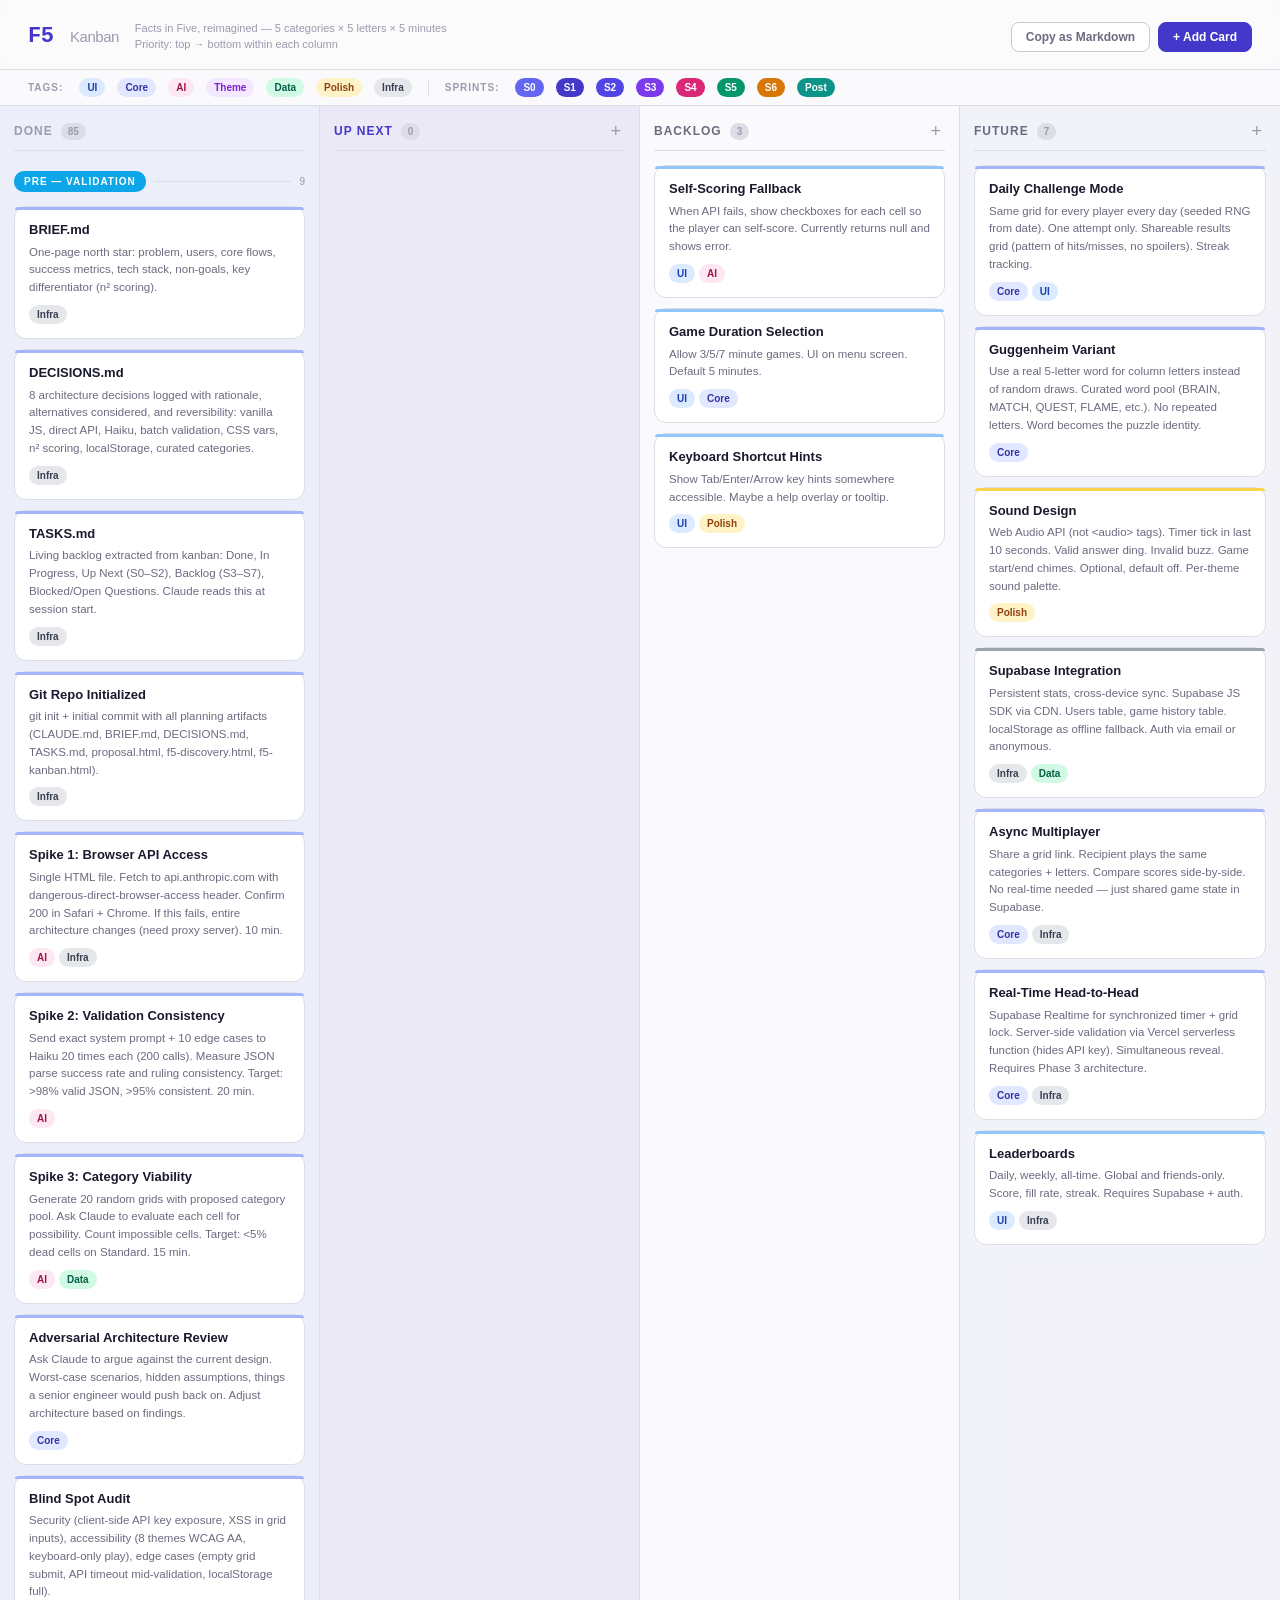
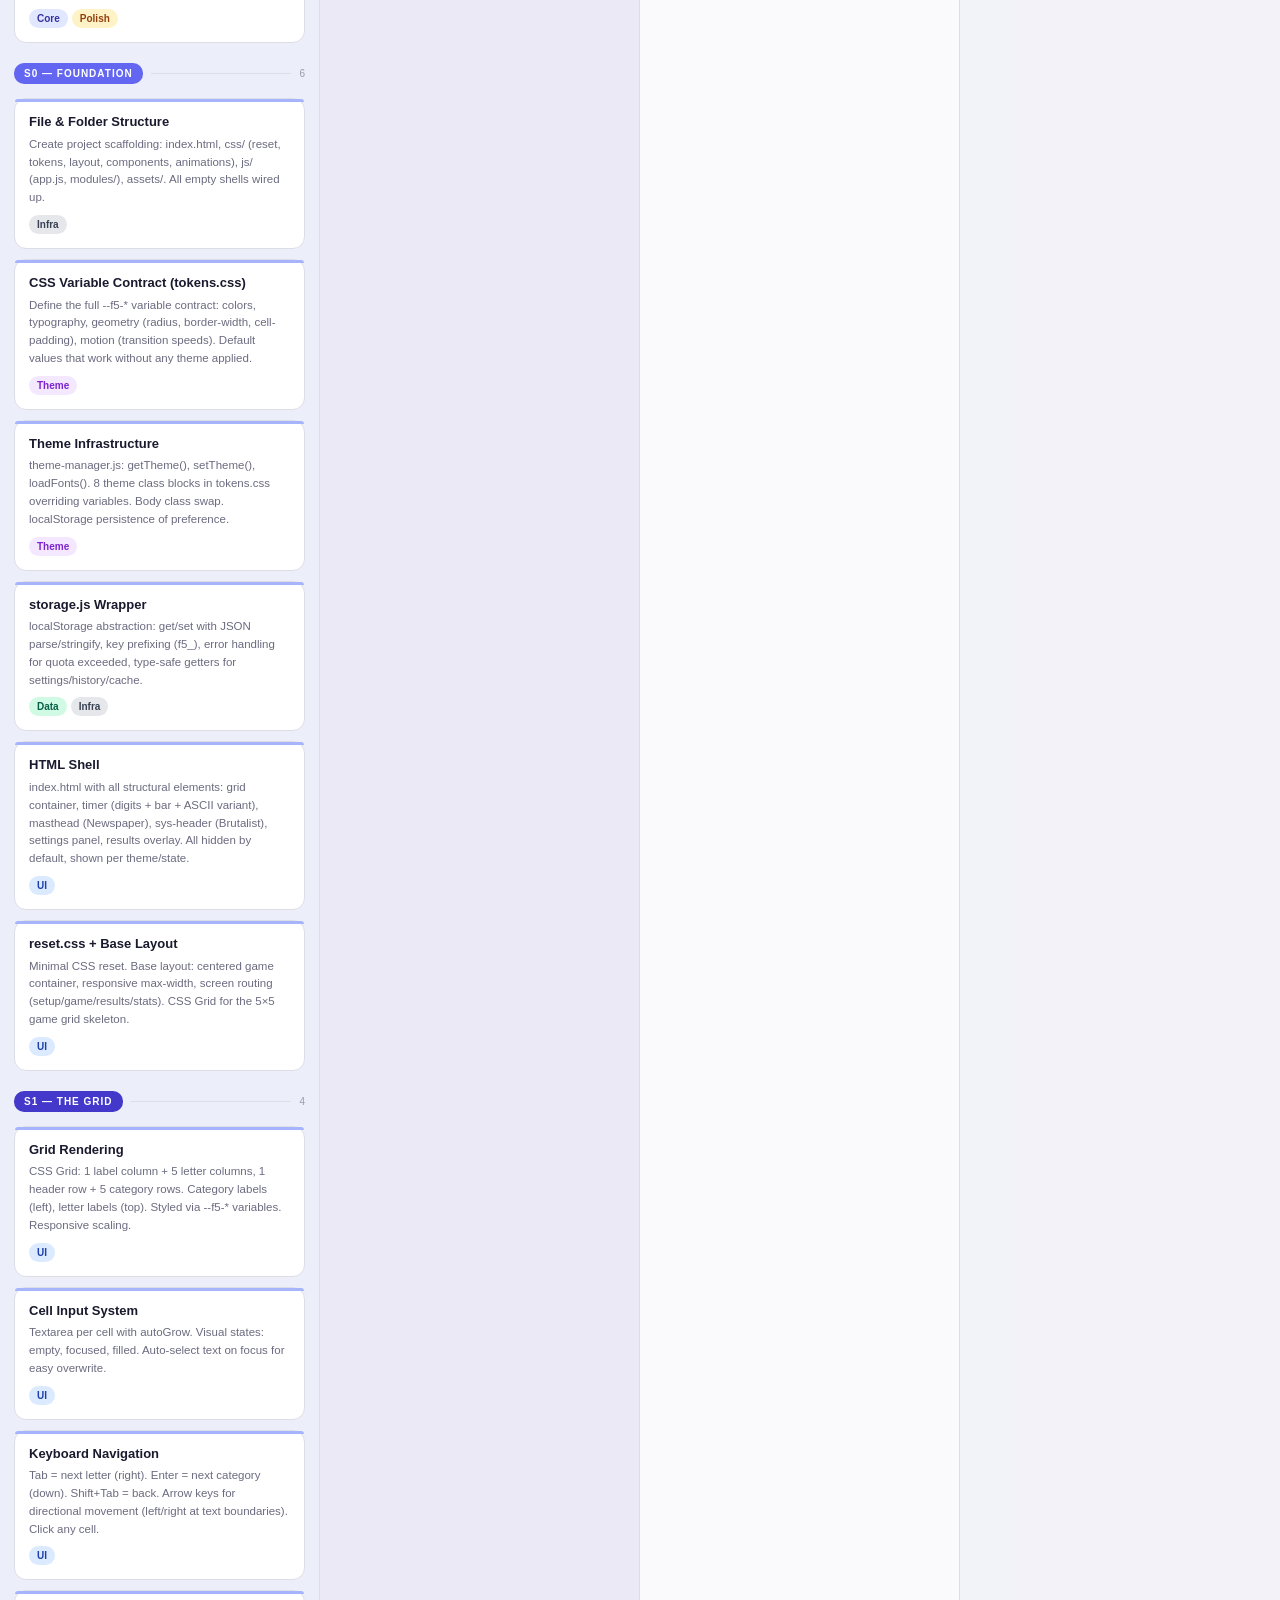
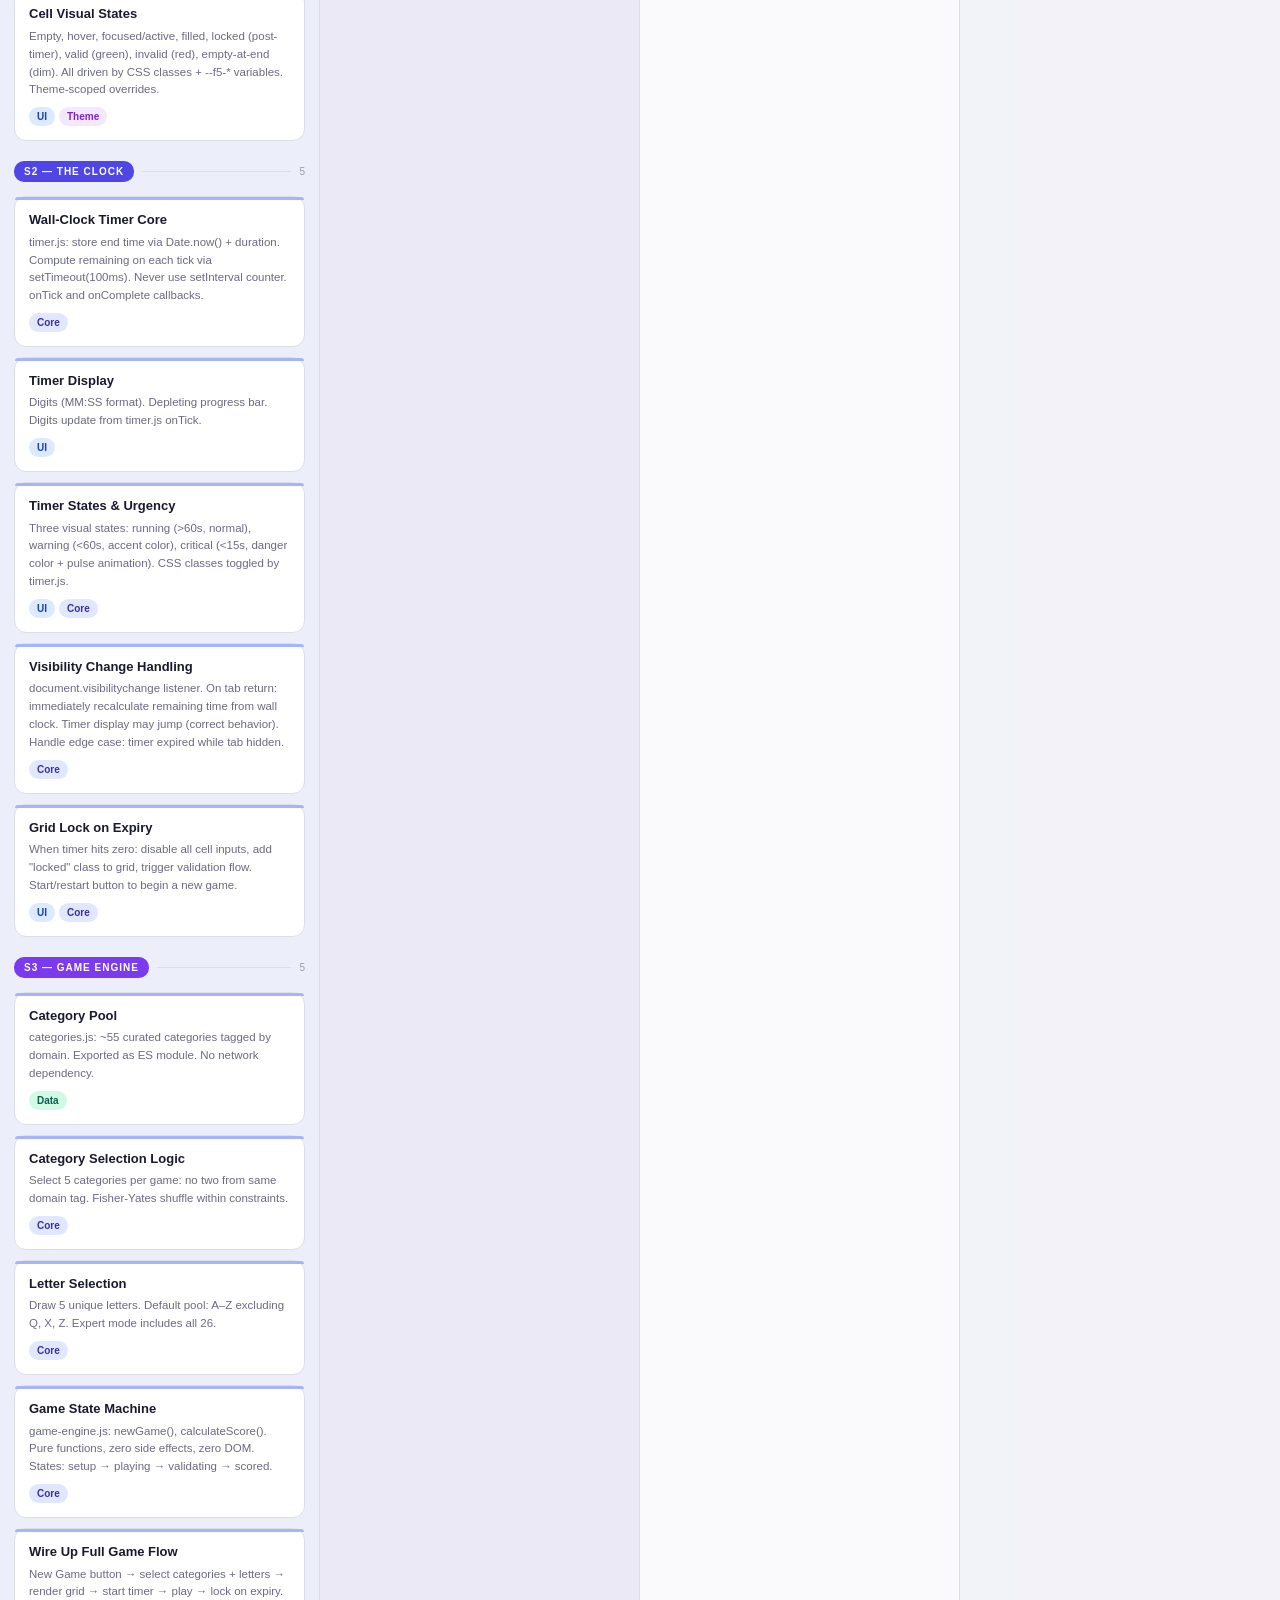
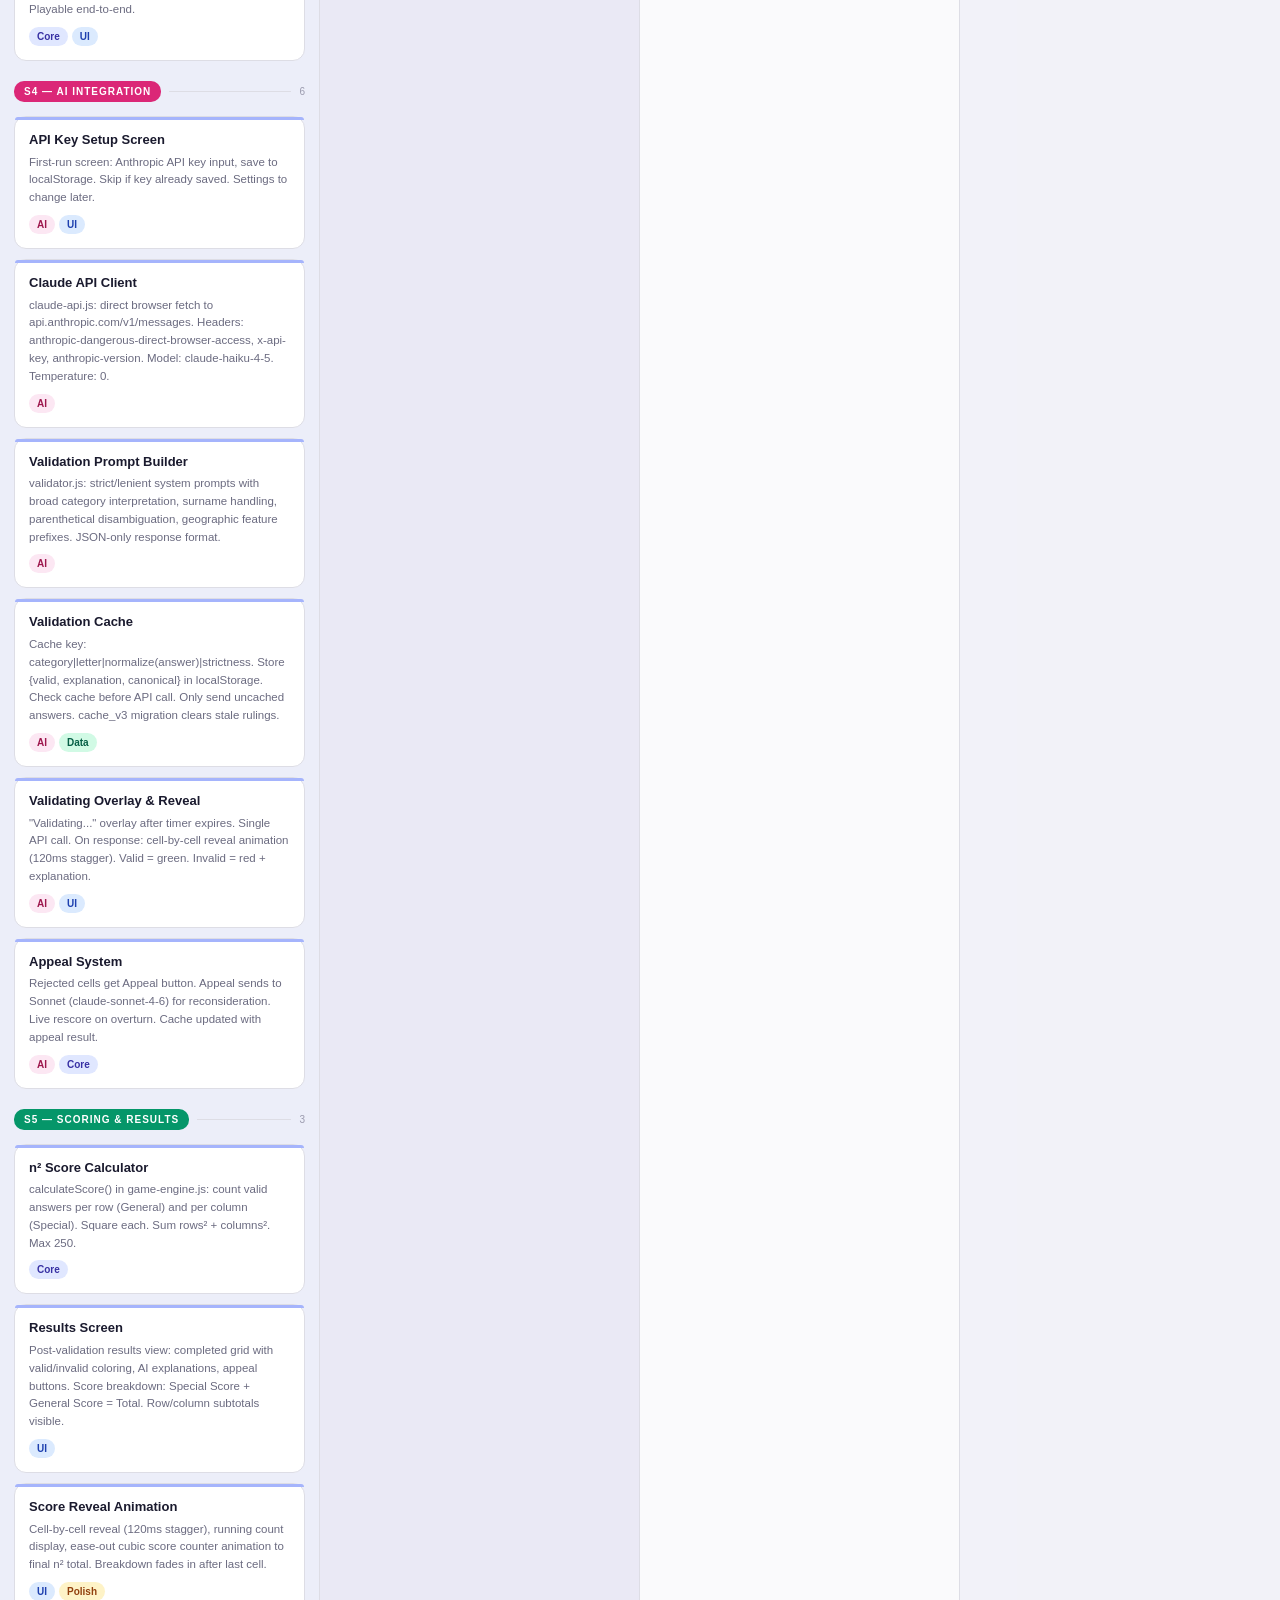
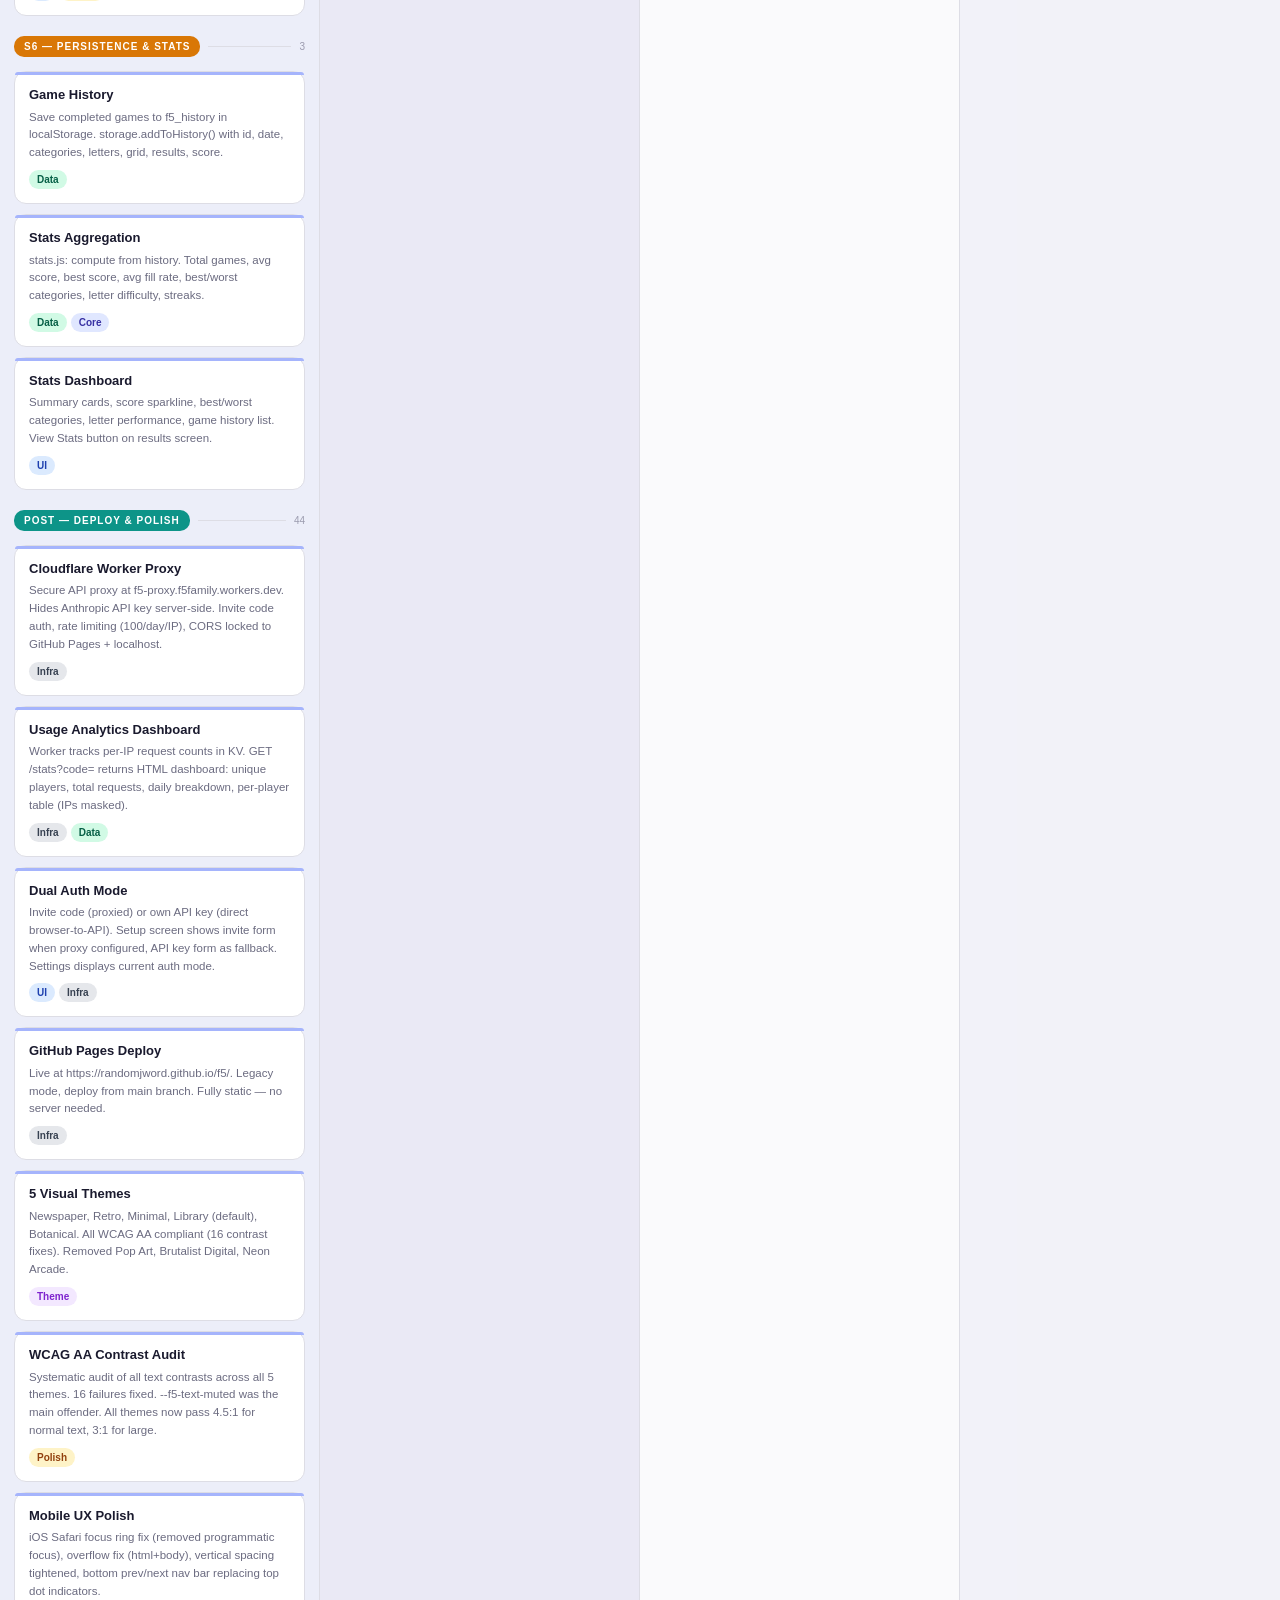
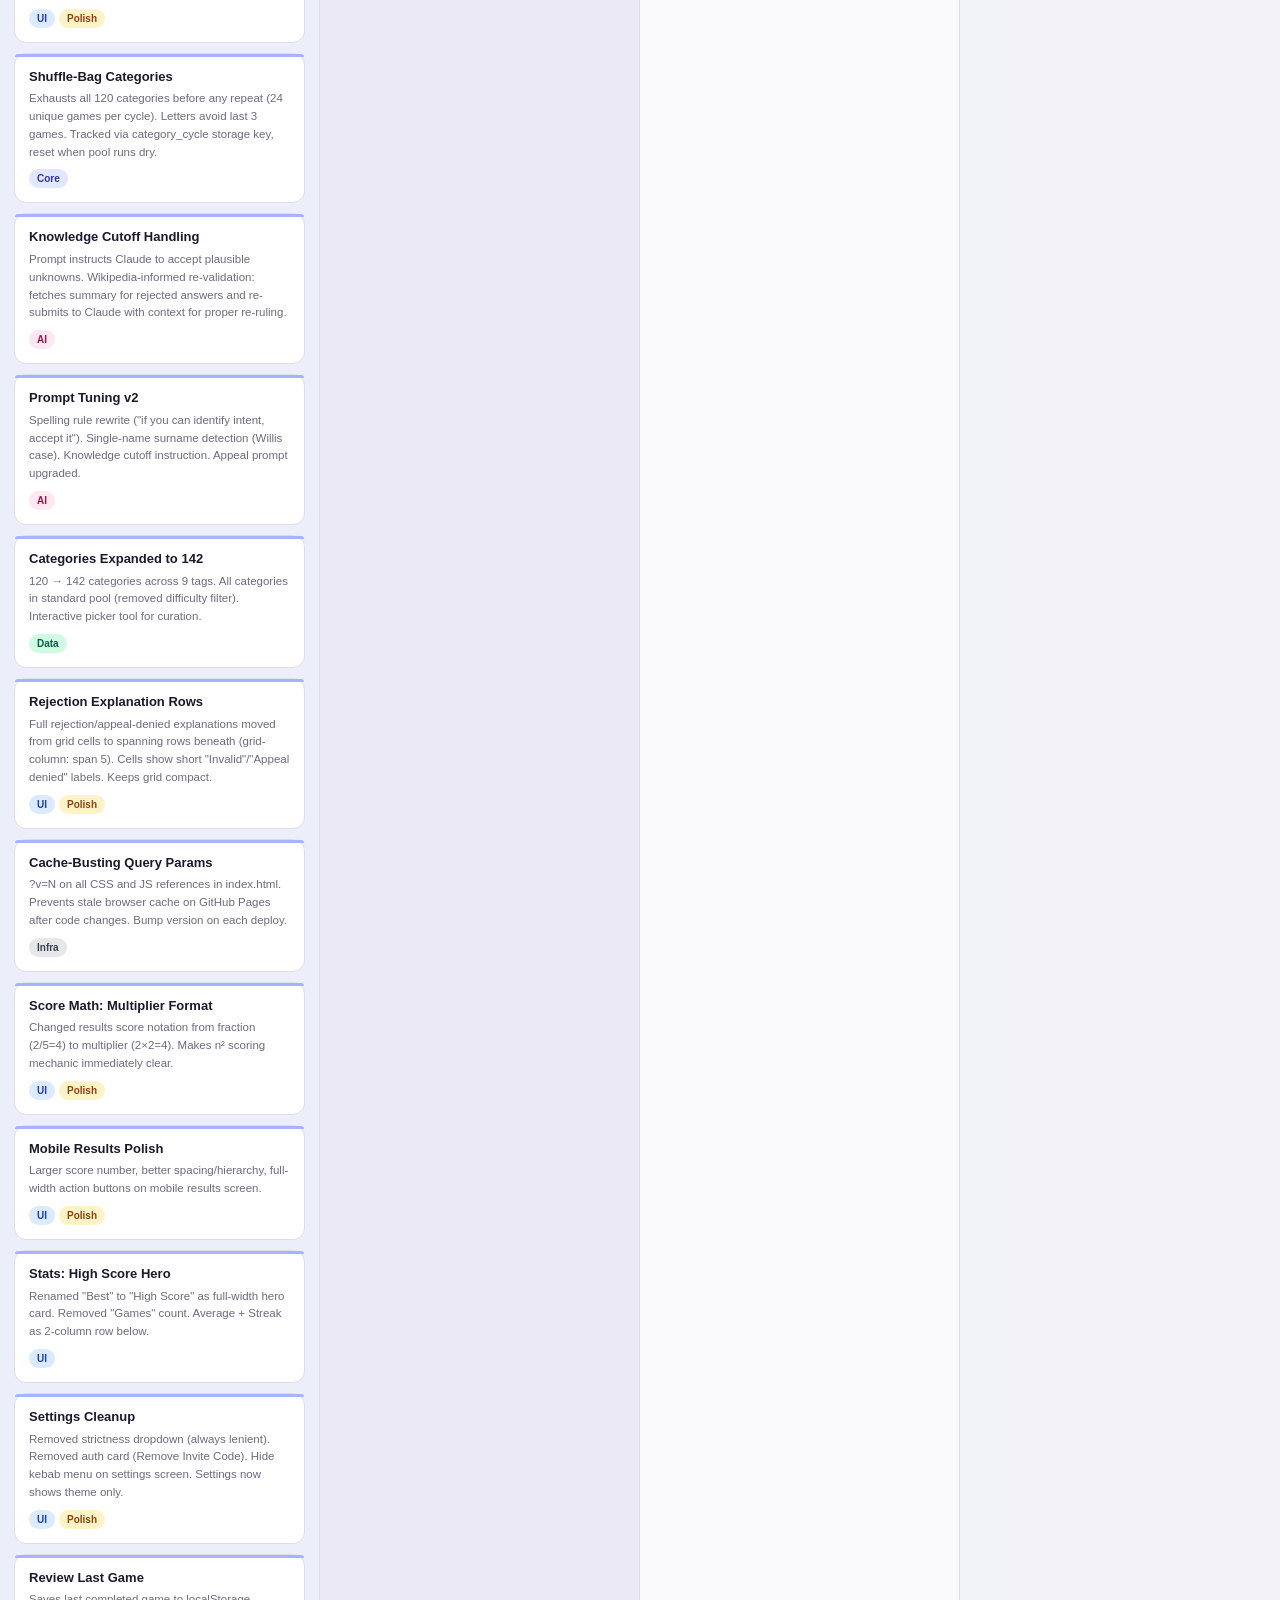
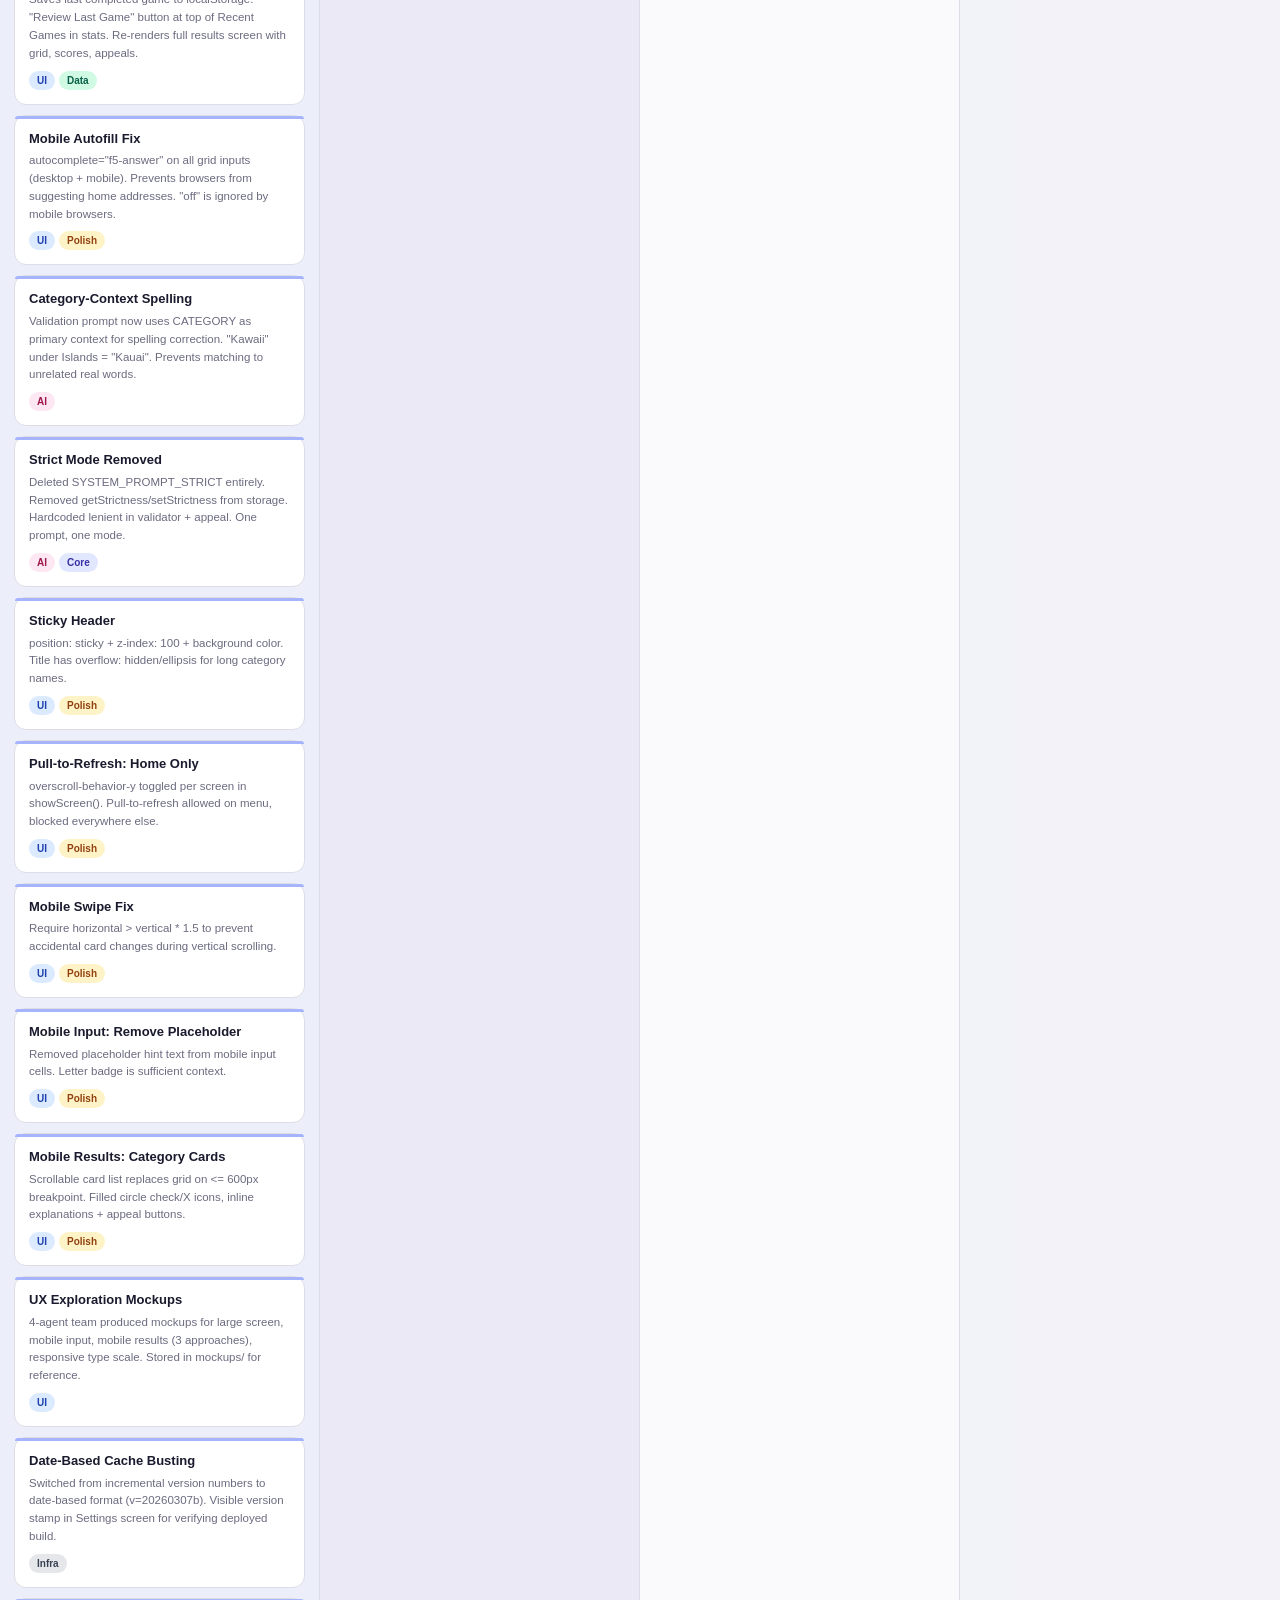
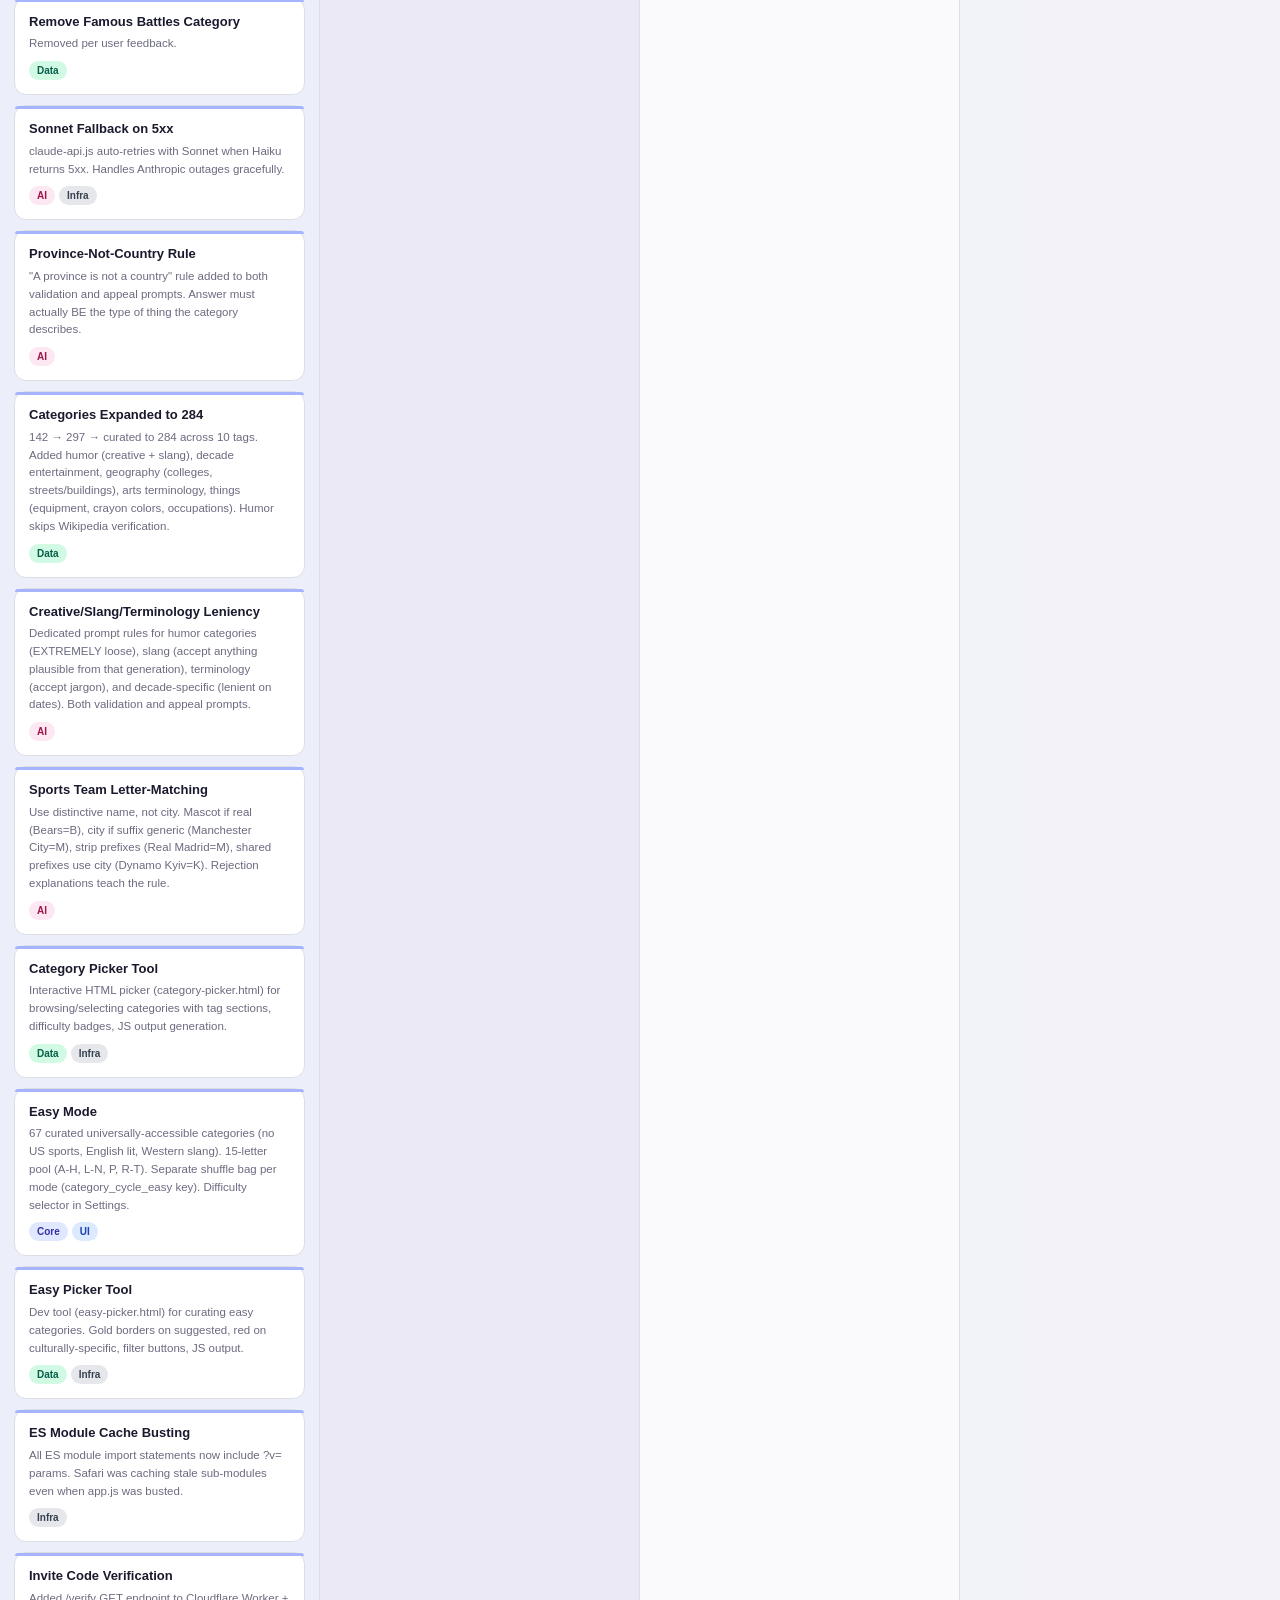
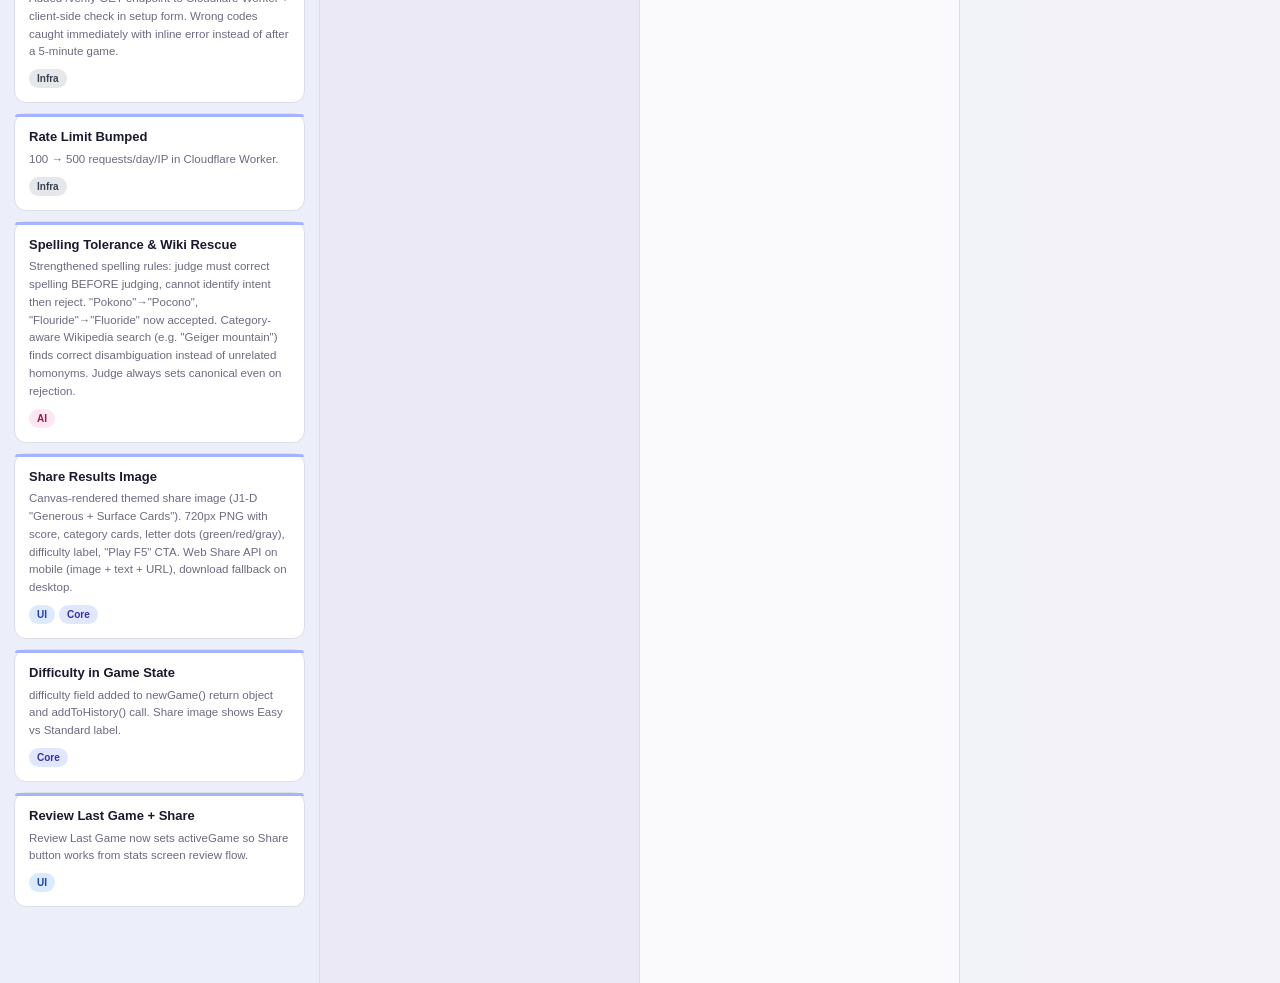
<file: f5-kanban.html>
<!DOCTYPE html>
<html lang="en">
<head>
<meta charset="UTF-8">
<meta name="viewport" content="width=device-width, initial-scale=1.0">
<meta http-equiv="Content-Security-Policy" content="default-src 'none'; script-src 'unsafe-inline'; style-src 'unsafe-inline' https://fonts.googleapis.com https://fonts.gstatic.com; font-src https://fonts.gstatic.com;">
<title>F5 — Kanban</title>
<link rel="preconnect" href="https://fonts.googleapis.com">
<link href="https://fonts.googleapis.com/css2?family=Inter:wght@400;500;600;700&family=Space+Mono:wght@400;700&display=swap" rel="stylesheet">
<style>
*,*::before,*::after{box-sizing:border-box;margin:0;padding:0}
:root{
  --bg:#f4f4f8;--card:#ffffff;--text:#2d2d3a;--text-dark:#1a1a2e;--text2:#6b6b80;--text3:#9b9bae;
  --border:#dddde5;--border2:#c8c8d4;
  --indigo:#4338ca;--indigo-hover:#3730a3;--indigo-light:#eef2ff;--indigo-muted:#c7d2fe;
  --radius:12px;--radius-sm:8px;
  --shadow:0 2px 8px rgba(0,0,0,0.06);--shadow-lg:0 6px 24px rgba(0,0,0,0.1);
  --font:'Inter',sans-serif;
  --col-done:rgba(199,210,254,0.18);--col-next:rgba(67,56,202,0.06);
  --col-backlog:#fafafc;--col-future:rgba(236,232,248,0.2);
}
html{font-size:15px}
body{font-family:var(--font);background:var(--bg);color:var(--text);line-height:1.5;min-height:100vh}

/* Header */
header{padding:20px 28px 16px;border-bottom:1px solid var(--border);display:flex;align-items:center;gap:16px;flex-wrap:wrap;background:rgba(255,255,255,0.6);backdrop-filter:blur(8px)}
header h1{font-family:'Space Mono',monospace;font-size:22px;font-weight:700;color:var(--indigo);letter-spacing:-0.5px}
header h1 span{font-family:var(--font);font-weight:400;color:var(--text3);font-size:15px;margin-left:4px}
.header-meta{font-size:11px;color:var(--text3);line-height:1.4}
.header-actions{margin-left:auto;display:flex;gap:8px}
.header-actions button{padding:7px 14px;border-radius:var(--radius-sm);font-size:12px;font-weight:600;
  cursor:pointer;border:1.5px solid var(--border2);background:var(--card);color:var(--text2);transition:all 0.15s;font-family:var(--font)}
.header-actions button:hover{border-color:var(--text2);color:var(--text)}
.header-actions button.primary{background:var(--indigo);color:#fff;border-color:var(--indigo)}
.header-actions button.primary:hover{background:var(--indigo-hover)}

/* Legend */
.legend{padding:8px 28px;border-bottom:1px solid var(--border);display:flex;gap:12px;flex-wrap:wrap;align-items:center;background:#fafafc}
.legend-label{font-size:10px;font-weight:600;text-transform:uppercase;letter-spacing:1px;color:var(--text3);margin-right:4px}
.legend .tag{font-size:10px}
.legend-divider{width:1px;height:16px;background:var(--border);margin:0 4px}

/* Board */
.board{display:grid;grid-template-columns:1fr 1fr 1fr 1fr;gap:0;min-height:calc(100vh - 110px);overflow-x:auto}
.column{padding:16px 14px;border-right:1px solid var(--border);min-width:260px}
.column:last-child{border-right:none}
.column.col-done{background:var(--col-done)}
.column.col-next{background:var(--col-next)}
.column.col-backlog{background:var(--col-backlog)}
.column.col-future{background:var(--col-future)}
.col-header{display:flex;align-items:center;gap:8px;margin-bottom:14px;padding-bottom:10px;border-bottom:1.5px solid var(--border)}
.col-title{font-size:12px;font-weight:700;text-transform:uppercase;letter-spacing:1px;color:var(--text2)}
.col-done .col-title{color:var(--text3)}
.col-next .col-title{color:var(--indigo)}
.col-count{font-size:10px;font-weight:600;background:var(--border);color:var(--text3);
  padding:1px 7px;border-radius:10px;min-width:18px;text-align:center}
.col-add{margin-left:auto;background:none;border:none;font-size:18px;color:var(--text3);
  cursor:pointer;padding:0 4px;line-height:1;transition:color 0.15s}
.col-add:hover{color:var(--indigo)}

/* Sprint Headers */
.sprint-header{display:flex;align-items:center;gap:8px;margin:14px 0 8px;padding:6px 0}
.sprint-header:first-child{margin-top:0}
.sprint-badge{font-size:10px;font-weight:700;text-transform:uppercase;letter-spacing:1px;
  padding:3px 10px;border-radius:10px;color:#fff;white-space:nowrap}
.sprint-count{font-size:10px;color:var(--text3);font-weight:500}
.sprint-line{flex:1;height:1px;background:var(--border)}

/* Cards */
.card{background:var(--card);border:1px solid var(--border);border-radius:var(--radius);
  padding:14px;margin-bottom:10px;cursor:grab;transition:box-shadow 0.15s,border-color 0.15s;position:relative}
.card:hover{box-shadow:var(--shadow-lg);border-color:var(--border2)}
.card.dragging{opacity:0.4;cursor:grabbing}
.card.drag-over{border-color:var(--indigo);border-style:dashed}
.card-color{position:absolute;top:0;left:0;right:0;height:3px;border-radius:var(--radius) var(--radius) 0 0}
.card-title{font-size:13px;font-weight:600;color:var(--text-dark);margin-bottom:5px;padding-right:20px;line-height:1.35}
.card-desc{font-size:11.5px;color:var(--text2);line-height:1.55;margin-bottom:8px}
.card-tags{display:flex;flex-wrap:wrap;gap:4px}
.tag{font-size:10px;font-weight:600;padding:2px 8px;border-radius:12px;white-space:nowrap}
.tag.ui{background:#DBEAFE;color:#1e40af}
.tag.core{background:#E0E7FF;color:#3730a3}
.tag.ai{background:#FCE7F3;color:#9d174d}
.tag.theme{background:#F3E8FF;color:#7e22ce}
.tag.data{background:#D1FAE5;color:#065f46}
.tag.polish{background:#FEF3C7;color:#92400e}
.tag.infra{background:#E5E7EB;color:#374151}
.card-actions{position:absolute;top:8px;right:8px;display:flex;gap:2px;opacity:0;transition:opacity 0.15s}
.card:hover .card-actions{opacity:1}
.card-actions button{background:none;border:none;font-size:13px;cursor:pointer;padding:2px;color:var(--text3);
  border-radius:4px;transition:color 0.1s}
.card-actions button:hover{color:var(--indigo)}

/* Card color bars */
.color-ui{background:#93C5FD}
.color-core{background:#A5B4FC}
.color-ai{background:#F9A8D4}
.color-theme{background:#D8B4FE}
.color-data{background:#6EE7B7}
.color-polish{background:#FCD34D}
.color-infra{background:#9CA3AF}
.color-done{background:#A5B4FC}

/* Drop zone */
.drop-zone{min-height:50px;border:2px dashed transparent;border-radius:var(--radius);transition:border-color 0.2s;margin-top:4px}
.drop-zone.active{border-color:var(--indigo)}

/* Modal */
.modal-overlay{position:fixed;inset:0;background:rgba(26,26,46,0.35);z-index:100;display:flex;
  align-items:center;justify-content:center;opacity:0;pointer-events:none;transition:opacity 0.2s;backdrop-filter:blur(2px)}
.modal-overlay.open{opacity:1;pointer-events:auto}
.modal{background:var(--card);border-radius:var(--radius);padding:28px;width:90%;max-width:460px;
  box-shadow:var(--shadow-lg);transform:translateY(10px);transition:transform 0.2s}
.modal-overlay.open .modal{transform:translateY(0)}
.modal h3{font-family:'Space Mono',monospace;font-size:18px;font-weight:700;color:var(--text-dark);margin-bottom:20px}
.modal label{display:block;font-size:11px;font-weight:600;color:var(--text2);margin-bottom:4px;
  text-transform:uppercase;letter-spacing:0.8px}
.modal input,.modal textarea,.modal select{width:100%;padding:10px 12px;border:1.5px solid var(--border);
  border-radius:var(--radius-sm);font-size:14px;font-family:var(--font);margin-bottom:14px;
  background:#fafafc;transition:border-color 0.15s;color:var(--text)}
.modal input:focus,.modal textarea:focus,.modal select:focus{outline:none;border-color:var(--indigo)}
.modal textarea{resize:vertical;min-height:70px}
.modal-tags{display:flex;flex-wrap:wrap;gap:6px;margin-bottom:16px}
.modal-tags .tag{cursor:pointer;opacity:0.35;transition:opacity 0.15s;font-size:11px;padding:4px 10px}
.modal-tags .tag.selected{opacity:1}
.modal-btns{display:flex;gap:8px;justify-content:flex-end;margin-top:8px}
.modal-btns button{padding:10px 20px;border-radius:var(--radius-sm);font-size:13px;font-weight:600;
  cursor:pointer;border:1.5px solid;transition:all 0.15s;font-family:var(--font)}
.modal-btns .cancel{border-color:var(--border2);background:transparent;color:var(--text2)}
.modal-btns .cancel:hover{border-color:var(--text2)}
.modal-btns .save{border-color:var(--indigo);background:var(--indigo);color:#fff}
.modal-btns .save:hover{background:var(--indigo-hover)}
.modal-btns .delete{border-color:#c4716c;background:transparent;color:#c4716c;margin-right:auto}
.modal-btns .delete:hover{background:#c4716c;color:#fff}

/* Responsive */
@media(max-width:1000px){
  .board{grid-template-columns:1fr 1fr;gap:0}
}
@media(max-width:600px){
  .board{grid-template-columns:1fr;gap:0}
  .column{border-right:none;border-bottom:1px solid var(--border);min-height:auto;padding:14px 12px}
}
</style>
</head>
<body>

<header>
  <h1>F5 <span>Kanban</span></h1>
  <div class="header-meta">Facts in Five, reimagined &mdash; 5 categories &times; 5 letters &times; 5 minutes<br>Priority: top &rarr; bottom within each column</div>
  <div class="header-actions">
    <button id="btn-export">Copy as Markdown</button>
    <button class="primary" id="btn-add-global">+ Add Card</button>
  </div>
</header>

<div class="legend">
  <span class="legend-label">Tags:</span>
  <span class="tag ui">UI</span>
  <span class="tag core">Core</span>
  <span class="tag ai">AI</span>
  <span class="tag theme">Theme</span>
  <span class="tag data">Data</span>
  <span class="tag polish">Polish</span>
  <span class="tag infra">Infra</span>
  <span class="legend-divider"></span>
  <span class="legend-label">Sprints:</span>
  <span style="font-size:10px;font-weight:700;padding:2px 8px;border-radius:10px;background:#6366f1;color:#fff">S0</span>
  <span style="font-size:10px;font-weight:700;padding:2px 8px;border-radius:10px;background:#4338ca;color:#fff">S1</span>
  <span style="font-size:10px;font-weight:700;padding:2px 8px;border-radius:10px;background:#4f46e5;color:#fff">S2</span>
  <span style="font-size:10px;font-weight:700;padding:2px 8px;border-radius:10px;background:#7c3aed;color:#fff">S3</span>
  <span style="font-size:10px;font-weight:700;padding:2px 8px;border-radius:10px;background:#db2777;color:#fff">S4</span>
  <span style="font-size:10px;font-weight:700;padding:2px 8px;border-radius:10px;background:#059669;color:#fff">S5</span>
  <span style="font-size:10px;font-weight:700;padding:2px 8px;border-radius:10px;background:#d97706;color:#fff">S6</span>
  <span style="font-size:10px;font-weight:700;padding:2px 8px;border-radius:10px;background:#0d9488;color:#fff">Post</span>
</div>

<div class="board">
  <div class="column col-done" data-col="done">
    <div class="col-header">
      <span class="col-title">Done</span>
      <span class="col-count" id="count-done">0</span>
    </div>
    <div class="card-list" id="list-done"></div>
    <div class="drop-zone" data-col="done"></div>
  </div>
  <div class="column col-next" data-col="next">
    <div class="col-header">
      <span class="col-title">Up Next</span>
      <span class="col-count" id="count-next">0</span>
      <button class="col-add" data-add-col="next" title="Add card">+</button>
    </div>
    <div class="card-list" id="list-next"></div>
    <div class="drop-zone" data-col="next"></div>
  </div>
  <div class="column col-backlog" data-col="backlog">
    <div class="col-header">
      <span class="col-title">Backlog</span>
      <span class="col-count" id="count-backlog">0</span>
      <button class="col-add" data-add-col="backlog" title="Add card">+</button>
    </div>
    <div class="card-list" id="list-backlog"></div>
    <div class="drop-zone" data-col="backlog"></div>
  </div>
  <div class="column col-future" data-col="future">
    <div class="col-header">
      <span class="col-title">Future</span>
      <span class="col-count" id="count-future">0</span>
      <button class="col-add" data-add-col="future" title="Add card">+</button>
    </div>
    <div class="card-list" id="list-future"></div>
    <div class="drop-zone" data-col="future"></div>
  </div>
</div>

<div class="modal-overlay" id="modal-overlay">
  <div class="modal" id="modal">
    <h3 id="modal-title">Add Card</h3>
    <label>Title</label>
    <input type="text" id="m-title" placeholder="What needs to be done?">
    <label>Description</label>
    <textarea id="m-desc" placeholder="Details, acceptance criteria, notes..."></textarea>
    <label>Column</label>
    <select id="m-col">
      <option value="done">Done</option>
      <option value="next">Up Next</option>
      <option value="backlog">Backlog</option>
      <option value="future">Future</option>
    </select>
    <label>Sprint</label>
    <select id="m-sprint">
      <option value="">(none)</option>
    </select>
    <label>Tags</label>
    <div class="modal-tags" id="m-tags"></div>
    <div class="modal-btns">
      <button class="delete" id="m-delete" style="display:none">Delete</button>
      <button class="cancel" id="m-cancel">Cancel</button>
      <button class="save" id="m-save">Save</button>
    </div>
  </div>
</div>

<script>
// --- DATA ---
var STORAGE_KEY = 'f5-kanban-v4';
var TAG_DEFS = [
  {id:'ui',label:'UI',cls:'ui'},
  {id:'core',label:'Core',cls:'core'},
  {id:'ai',label:'AI',cls:'ai'},
  {id:'theme',label:'Theme',cls:'theme'},
  {id:'data',label:'Data',cls:'data'},
  {id:'polish',label:'Polish',cls:'polish'},
  {id:'infra',label:'Infra',cls:'infra'},
];

var TAG_COLORS = {
  ui:'color-ui',core:'color-core',ai:'color-ai',
  theme:'color-theme',data:'color-data',polish:'color-polish',infra:'color-infra'
};

var SPRINT_DEFS = [
  {id:'pre',label:'Pre \u2014 Validation',color:'#0ea5e9'},
  {id:'s0',label:'S0 \u2014 Foundation',color:'#6366f1'},
  {id:'s1',label:'S1 \u2014 The Grid',color:'#4338ca'},
  {id:'s2',label:'S2 \u2014 The Clock',color:'#4f46e5'},
  {id:'s3',label:'S3 \u2014 Game Engine',color:'#7c3aed'},
  {id:'s4',label:'S4 \u2014 AI Integration',color:'#db2777'},
  {id:'s5',label:'S5 \u2014 Scoring & Results',color:'#059669'},
  {id:'s6',label:'S6 \u2014 Persistence & Stats',color:'#d97706'},
  {id:'post',label:'Post \u2014 Deploy & Polish',color:'#0d9488'},
];

var DEFAULT_CARDS = [
  // --- DONE: Pre-Build ---
  {id:genId(),col:'done',title:'BRIEF.md',
    desc:'One-page north star: problem, users, core flows, success metrics, tech stack, non-goals, key differentiator (n\u00b2 scoring).',
    tags:['infra'],sprint:'pre',created:0.1},
  {id:genId(),col:'done',title:'DECISIONS.md',
    desc:'8 architecture decisions logged with rationale, alternatives considered, and reversibility: vanilla JS, direct API, Haiku, batch validation, CSS vars, n\u00b2 scoring, localStorage, curated categories.',
    tags:['infra'],sprint:'pre',created:0.2},
  {id:genId(),col:'done',title:'TASKS.md',
    desc:'Living backlog extracted from kanban: Done, In Progress, Up Next (S0\u2013S2), Backlog (S3\u2013S7), Blocked/Open Questions. Claude reads this at session start.',
    tags:['infra'],sprint:'pre',created:0.3},
  {id:genId(),col:'done',title:'Git Repo Initialized',
    desc:'git init + initial commit with all planning artifacts (CLAUDE.md, BRIEF.md, DECISIONS.md, TASKS.md, proposal.html, f5-discovery.html, f5-kanban.html).',
    tags:['infra'],sprint:'pre',created:0.4},

  // --- DONE: Pre-Build Spikes ---
  {id:genId(),col:'done',title:'Spike 1: Browser API Access',
    desc:'Single HTML file. Fetch to api.anthropic.com with dangerous-direct-browser-access header. Confirm 200 in Safari + Chrome. If this fails, entire architecture changes (need proxy server). 10 min.',
    tags:['ai','infra'],sprint:'pre',created:0.5},
  {id:genId(),col:'done',title:'Spike 2: Validation Consistency',
    desc:'Send exact system prompt + 10 edge cases to Haiku 20 times each (200 calls). Measure JSON parse success rate and ruling consistency. Target: >98% valid JSON, >95% consistent. 20 min.',
    tags:['ai'],sprint:'pre',created:0.6},
  {id:genId(),col:'done',title:'Spike 3: Category Viability',
    desc:'Generate 20 random grids with proposed category pool. Ask Claude to evaluate each cell for possibility. Count impossible cells. Target: <5% dead cells on Standard. 15 min.',
    tags:['ai','data'],sprint:'pre',created:0.7},
  {id:genId(),col:'done',title:'Adversarial Architecture Review',
    desc:'Ask Claude to argue against the current design. Worst-case scenarios, hidden assumptions, things a senior engineer would push back on. Adjust architecture based on findings.',
    tags:['core'],sprint:'pre',created:0.8},
  {id:genId(),col:'done',title:'Blind Spot Audit',
    desc:'Security (client-side API key exposure, XSS in grid inputs), accessibility (8 themes WCAG AA, keyboard-only play), edge cases (empty grid submit, API timeout mid-validation, localStorage full).',
    tags:['core','polish'],sprint:'pre',created:0.9},

  // --- DONE: S0 Foundation ---
  {id:genId(),col:'done',title:'File & Folder Structure',
    desc:'Create project scaffolding: index.html, css/ (reset, tokens, layout, components, animations), js/ (app.js, modules/), assets/. All empty shells wired up.',
    tags:['infra'],sprint:'s0',created:1},
  {id:genId(),col:'done',title:'CSS Variable Contract (tokens.css)',
    desc:'Define the full --f5-* variable contract: colors, typography, geometry (radius, border-width, cell-padding), motion (transition speeds). Default values that work without any theme applied.',
    tags:['theme'],sprint:'s0',created:2},
  {id:genId(),col:'done',title:'Theme Infrastructure',
    desc:'theme-manager.js: getTheme(), setTheme(), loadFonts(). 8 theme class blocks in tokens.css overriding variables. Body class swap. localStorage persistence of preference.',
    tags:['theme'],sprint:'s0',created:3},
  {id:genId(),col:'done',title:'storage.js Wrapper',
    desc:'localStorage abstraction: get/set with JSON parse/stringify, key prefixing (f5_), error handling for quota exceeded, type-safe getters for settings/history/cache.',
    tags:['data','infra'],sprint:'s0',created:4},
  {id:genId(),col:'done',title:'HTML Shell',
    desc:'index.html with all structural elements: grid container, timer (digits + bar + ASCII variant), masthead (Newspaper), sys-header (Brutalist), settings panel, results overlay. All hidden by default, shown per theme/state.',
    tags:['ui'],sprint:'s0',created:5},
  {id:genId(),col:'done',title:'reset.css + Base Layout',
    desc:'Minimal CSS reset. Base layout: centered game container, responsive max-width, screen routing (setup/game/results/stats). CSS Grid for the 5\u00d75 game grid skeleton.',
    tags:['ui'],sprint:'s0',created:6},

  // --- DONE: S1 The Grid ---
  {id:genId(),col:'done',title:'Grid Rendering',
    desc:'CSS Grid: 1 label column + 5 letter columns, 1 header row + 5 category rows. Category labels (left), letter labels (top). Styled via --f5-* variables. Responsive scaling.',
    tags:['ui'],sprint:'s1',created:10},
  {id:genId(),col:'done',title:'Cell Input System',
    desc:'Textarea per cell with autoGrow. Visual states: empty, focused, filled. Auto-select text on focus for easy overwrite.',
    tags:['ui'],sprint:'s1',created:11},
  {id:genId(),col:'done',title:'Keyboard Navigation',
    desc:'Tab = next letter (right). Enter = next category (down). Shift+Tab = back. Arrow keys for directional movement (left/right at text boundaries). Click any cell.',
    tags:['ui'],sprint:'s1',created:12},
  {id:genId(),col:'done',title:'Cell Visual States',
    desc:'Empty, hover, focused/active, filled, locked (post-timer), valid (green), invalid (red), empty-at-end (dim). All driven by CSS classes + --f5-* variables. Theme-scoped overrides.',
    tags:['ui','theme'],sprint:'s1',created:13},

  // --- DONE: S2 The Clock ---
  {id:genId(),col:'done',title:'Wall-Clock Timer Core',
    desc:'timer.js: store end time via Date.now() + duration. Compute remaining on each tick via setTimeout(100ms). Never use setInterval counter. onTick and onComplete callbacks.',
    tags:['core'],sprint:'s2',created:20},
  {id:genId(),col:'done',title:'Timer Display',
    desc:'Digits (MM:SS format). Depleting progress bar. Digits update from timer.js onTick.',
    tags:['ui'],sprint:'s2',created:21},
  {id:genId(),col:'done',title:'Timer States & Urgency',
    desc:'Three visual states: running (>60s, normal), warning (<60s, accent color), critical (<15s, danger color + pulse animation). CSS classes toggled by timer.js.',
    tags:['ui','core'],sprint:'s2',created:22},
  {id:genId(),col:'done',title:'Visibility Change Handling',
    desc:'document.visibilitychange listener. On tab return: immediately recalculate remaining time from wall clock. Timer display may jump (correct behavior). Handle edge case: timer expired while tab hidden.',
    tags:['core'],sprint:'s2',created:23},
  {id:genId(),col:'done',title:'Grid Lock on Expiry',
    desc:'When timer hits zero: disable all cell inputs, add "locked" class to grid, trigger validation flow. Start/restart button to begin a new game.',
    tags:['ui','core'],sprint:'s2',created:24},

  // --- DONE: S3 Game Engine ---
  {id:genId(),col:'done',title:'Category Pool',
    desc:'categories.js: ~55 curated categories tagged by domain. Exported as ES module. No network dependency.',
    tags:['data'],sprint:'s3',created:30},
  {id:genId(),col:'done',title:'Category Selection Logic',
    desc:'Select 5 categories per game: no two from same domain tag. Fisher-Yates shuffle within constraints.',
    tags:['core'],sprint:'s3',created:31},
  {id:genId(),col:'done',title:'Letter Selection',
    desc:'Draw 5 unique letters. Default pool: A\u2013Z excluding Q, X, Z. Expert mode includes all 26.',
    tags:['core'],sprint:'s3',created:32},
  {id:genId(),col:'done',title:'Game State Machine',
    desc:'game-engine.js: newGame(), calculateScore(). Pure functions, zero side effects, zero DOM. States: setup \u2192 playing \u2192 validating \u2192 scored.',
    tags:['core'],sprint:'s3',created:33},
  {id:genId(),col:'done',title:'Wire Up Full Game Flow',
    desc:'New Game button \u2192 select categories + letters \u2192 render grid \u2192 start timer \u2192 play \u2192 lock on expiry. Playable end-to-end.',
    tags:['core','ui'],sprint:'s3',created:34},

  // --- DONE: S4 AI Integration ---
  {id:genId(),col:'done',title:'API Key Setup Screen',
    desc:'First-run screen: Anthropic API key input, save to localStorage. Skip if key already saved. Settings to change later.',
    tags:['ai','ui'],sprint:'s4',created:40},
  {id:genId(),col:'done',title:'Claude API Client',
    desc:'claude-api.js: direct browser fetch to api.anthropic.com/v1/messages. Headers: anthropic-dangerous-direct-browser-access, x-api-key, anthropic-version. Model: claude-haiku-4-5. Temperature: 0.',
    tags:['ai'],sprint:'s4',created:41},
  {id:genId(),col:'done',title:'Validation Prompt Builder',
    desc:'validator.js: strict/lenient system prompts with broad category interpretation, surname handling, parenthetical disambiguation, geographic feature prefixes. JSON-only response format.',
    tags:['ai'],sprint:'s4',created:42},
  {id:genId(),col:'done',title:'Validation Cache',
    desc:'Cache key: category|letter|normalize(answer)|strictness. Store {valid, explanation, canonical} in localStorage. Check cache before API call. Only send uncached answers. cache_v3 migration clears stale rulings.',
    tags:['ai','data'],sprint:'s4',created:43},
  {id:genId(),col:'done',title:'Validating Overlay & Reveal',
    desc:'"Validating..." overlay after timer expires. Single API call. On response: cell-by-cell reveal animation (120ms stagger). Valid = green. Invalid = red + explanation.',
    tags:['ai','ui'],sprint:'s4',created:44},
  {id:genId(),col:'done',title:'Appeal System',
    desc:'Rejected cells get Appeal button. Appeal sends to Sonnet (claude-sonnet-4-6) for reconsideration. Live rescore on overturn. Cache updated with appeal result.',
    tags:['ai','core'],sprint:'s4',created:45},

  // --- DONE: S5 Scoring & Results ---
  {id:genId(),col:'done',title:'n\u00b2 Score Calculator',
    desc:'calculateScore() in game-engine.js: count valid answers per row (General) and per column (Special). Square each. Sum rows\u00b2 + columns\u00b2. Max 250.',
    tags:['core'],sprint:'s5',created:50},
  {id:genId(),col:'done',title:'Results Screen',
    desc:'Post-validation results view: completed grid with valid/invalid coloring, AI explanations, appeal buttons. Score breakdown: Special Score + General Score = Total. Row/column subtotals visible.',
    tags:['ui'],sprint:'s5',created:51},
  {id:genId(),col:'done',title:'Score Reveal Animation',
    desc:'Cell-by-cell reveal (120ms stagger), running count display, ease-out cubic score counter animation to final n\u00b2 total. Breakdown fades in after last cell.',
    tags:['ui','polish'],sprint:'s5',created:52},

  // --- DONE: S6 Persistence & Stats ---
  {id:genId(),col:'done',title:'Game History',
    desc:'Save completed games to f5_history in localStorage. storage.addToHistory() with id, date, categories, letters, grid, results, score.',
    tags:['data'],sprint:'s6',created:60},
  {id:genId(),col:'done',title:'Stats Aggregation',
    desc:'stats.js: compute from history. Total games, avg score, best score, avg fill rate, best/worst categories, letter difficulty, streaks.',
    tags:['data','core'],sprint:'s6',created:61},
  {id:genId(),col:'done',title:'Stats Dashboard',
    desc:'Summary cards, score sparkline, best/worst categories, letter performance, game history list. View Stats button on results screen.',
    tags:['ui'],sprint:'s6',created:62},

  // --- DONE: Post-Sprint Deploy & Polish ---
  {id:genId(),col:'done',title:'Cloudflare Worker Proxy',
    desc:'Secure API proxy at f5-proxy.f5family.workers.dev. Hides Anthropic API key server-side. Invite code auth, rate limiting (100/day/IP), CORS locked to GitHub Pages + localhost.',
    tags:['infra'],sprint:'post',created:100},
  {id:genId(),col:'done',title:'Usage Analytics Dashboard',
    desc:'Worker tracks per-IP request counts in KV. GET /stats?code= returns HTML dashboard: unique players, total requests, daily breakdown, per-player table (IPs masked).',
    tags:['infra','data'],sprint:'post',created:101},
  {id:genId(),col:'done',title:'Dual Auth Mode',
    desc:'Invite code (proxied) or own API key (direct browser-to-API). Setup screen shows invite form when proxy configured, API key form as fallback. Settings displays current auth mode.',
    tags:['ui','infra'],sprint:'post',created:102},
  {id:genId(),col:'done',title:'GitHub Pages Deploy',
    desc:'Live at https://randomjword.github.io/f5/. Legacy mode, deploy from main branch. Fully static \u2014 no server needed.',
    tags:['infra'],sprint:'post',created:103},
  {id:genId(),col:'done',title:'5 Visual Themes',
    desc:'Newspaper, Retro, Minimal, Library (default), Botanical. All WCAG AA compliant (16 contrast fixes). Removed Pop Art, Brutalist Digital, Neon Arcade.',
    tags:['theme'],sprint:'post',created:104},
  {id:genId(),col:'done',title:'WCAG AA Contrast Audit',
    desc:'Systematic audit of all text contrasts across all 5 themes. 16 failures fixed. --f5-text-muted was the main offender. All themes now pass 4.5:1 for normal text, 3:1 for large.',
    tags:['polish'],sprint:'post',created:105},
  {id:genId(),col:'done',title:'Mobile UX Polish',
    desc:'iOS Safari focus ring fix (removed programmatic focus), overflow fix (html+body), vertical spacing tightened, bottom prev/next nav bar replacing top dot indicators.',
    tags:['ui','polish'],sprint:'post',created:106},
  {id:genId(),col:'done',title:'Shuffle-Bag Categories',
    desc:'Exhausts all 120 categories before any repeat (24 unique games per cycle). Letters avoid last 3 games. Tracked via category_cycle storage key, reset when pool runs dry.',
    tags:['core'],sprint:'post',created:107},
  {id:genId(),col:'done',title:'Knowledge Cutoff Handling',
    desc:'Prompt instructs Claude to accept plausible unknowns. Wikipedia-informed re-validation: fetches summary for rejected answers and re-submits to Claude with context for proper re-ruling.',
    tags:['ai'],sprint:'post',created:108},
  {id:genId(),col:'done',title:'Prompt Tuning v2',
    desc:'Spelling rule rewrite ("if you can identify intent, accept it"). Single-name surname detection (Willis case). Knowledge cutoff instruction. Appeal prompt upgraded.',
    tags:['ai'],sprint:'post',created:109},
  {id:genId(),col:'done',title:'Categories Expanded to 142',
    desc:'120 \u2192 142 categories across 9 tags. All categories in standard pool (removed difficulty filter). Interactive picker tool for curation.',
    tags:['data'],sprint:'post',created:110},
  {id:genId(),col:'done',title:'Rejection Explanation Rows',
    desc:'Full rejection/appeal-denied explanations moved from grid cells to spanning rows beneath (grid-column: span 5). Cells show short "Invalid"/"Appeal denied" labels. Keeps grid compact.',
    tags:['ui','polish'],sprint:'post',created:111},
  {id:genId(),col:'done',title:'Cache-Busting Query Params',
    desc:'?v=N on all CSS and JS references in index.html. Prevents stale browser cache on GitHub Pages after code changes. Bump version on each deploy.',
    tags:['infra'],sprint:'post',created:112},

  // --- DONE: Dev Feedback (Mar 7) ---
  {id:genId(),col:'done',title:'Score Math: Multiplier Format',
    desc:'Changed results score notation from fraction (2/5=4) to multiplier (2\u00d72=4). Makes n\u00b2 scoring mechanic immediately clear.',
    tags:['ui','polish'],sprint:'post',created:120},
  {id:genId(),col:'done',title:'Mobile Results Polish',
    desc:'Larger score number, better spacing/hierarchy, full-width action buttons on mobile results screen.',
    tags:['ui','polish'],sprint:'post',created:121},
  {id:genId(),col:'done',title:'Stats: High Score Hero',
    desc:'Renamed "Best" to "High Score" as full-width hero card. Removed "Games" count. Average + Streak as 2-column row below.',
    tags:['ui'],sprint:'post',created:122},
  {id:genId(),col:'done',title:'Settings Cleanup',
    desc:'Removed strictness dropdown (always lenient). Removed auth card (Remove Invite Code). Hide kebab menu on settings screen. Settings now shows theme only.',
    tags:['ui','polish'],sprint:'post',created:123},
  {id:genId(),col:'done',title:'Review Last Game',
    desc:'Saves last completed game to localStorage. "Review Last Game" button at top of Recent Games in stats. Re-renders full results screen with grid, scores, appeals.',
    tags:['ui','data'],sprint:'post',created:124},
  {id:genId(),col:'done',title:'Mobile Autofill Fix',
    desc:'autocomplete="f5-answer" on all grid inputs (desktop + mobile). Prevents browsers from suggesting home addresses. "off" is ignored by mobile browsers.',
    tags:['ui','polish'],sprint:'post',created:125},
  {id:genId(),col:'done',title:'Category-Context Spelling',
    desc:'Validation prompt now uses CATEGORY as primary context for spelling correction. "Kawaii" under Islands = "Kauai". Prevents matching to unrelated real words.',
    tags:['ai'],sprint:'post',created:126},
  {id:genId(),col:'done',title:'Strict Mode Removed',
    desc:'Deleted SYSTEM_PROMPT_STRICT entirely. Removed getStrictness/setStrictness from storage. Hardcoded lenient in validator + appeal. One prompt, one mode.',
    tags:['ai','core'],sprint:'post',created:127},

  // --- DONE: Mobile & UX Polish (Mar 6-7) ---
  {id:genId(),col:'done',title:'Sticky Header',
    desc:'position: sticky + z-index: 100 + background color. Title has overflow: hidden/ellipsis for long category names.',
    tags:['ui','polish'],sprint:'post',created:130},
  {id:genId(),col:'done',title:'Pull-to-Refresh: Home Only',
    desc:'overscroll-behavior-y toggled per screen in showScreen(). Pull-to-refresh allowed on menu, blocked everywhere else.',
    tags:['ui','polish'],sprint:'post',created:131},
  {id:genId(),col:'done',title:'Mobile Swipe Fix',
    desc:'Require horizontal > vertical * 1.5 to prevent accidental card changes during vertical scrolling.',
    tags:['ui','polish'],sprint:'post',created:132},
  {id:genId(),col:'done',title:'Mobile Input: Remove Placeholder',
    desc:'Removed placeholder hint text from mobile input cells. Letter badge is sufficient context.',
    tags:['ui','polish'],sprint:'post',created:133},
  {id:genId(),col:'done',title:'Mobile Results: Category Cards',
    desc:'Scrollable card list replaces grid on <= 600px breakpoint. Filled circle check/X icons, inline explanations + appeal buttons.',
    tags:['ui','polish'],sprint:'post',created:134},
  {id:genId(),col:'done',title:'UX Exploration Mockups',
    desc:'4-agent team produced mockups for large screen, mobile input, mobile results (3 approaches), responsive type scale. Stored in mockups/ for reference.',
    tags:['ui'],sprint:'post',created:135},
  {id:genId(),col:'done',title:'Date-Based Cache Busting',
    desc:'Switched from incremental version numbers to date-based format (v=20260307b). Visible version stamp in Settings screen for verifying deployed build.',
    tags:['infra'],sprint:'post',created:136},
  {id:genId(),col:'done',title:'Remove Famous Battles Category',
    desc:'Removed per user feedback.',
    tags:['data'],sprint:'post',created:137},

  // --- DONE: Categories & Prompt Overhaul (Mar 7) ---
  {id:genId(),col:'done',title:'Sonnet Fallback on 5xx',
    desc:'claude-api.js auto-retries with Sonnet when Haiku returns 5xx. Handles Anthropic outages gracefully.',
    tags:['ai','infra'],sprint:'post',created:140},
  {id:genId(),col:'done',title:'Province-Not-Country Rule',
    desc:'"A province is not a country" rule added to both validation and appeal prompts. Answer must actually BE the type of thing the category describes.',
    tags:['ai'],sprint:'post',created:141},
  {id:genId(),col:'done',title:'Categories Expanded to 284',
    desc:'142 → 297 → curated to 284 across 10 tags. Added humor (creative + slang), decade entertainment, geography (colleges, streets/buildings), arts terminology, things (equipment, crayon colors, occupations). Humor skips Wikipedia verification.',
    tags:['data'],sprint:'post',created:142},
  {id:genId(),col:'done',title:'Creative/Slang/Terminology Leniency',
    desc:'Dedicated prompt rules for humor categories (EXTREMELY loose), slang (accept anything plausible from that generation), terminology (accept jargon), and decade-specific (lenient on dates). Both validation and appeal prompts.',
    tags:['ai'],sprint:'post',created:143},
  {id:genId(),col:'done',title:'Sports Team Letter-Matching',
    desc:'Use distinctive name, not city. Mascot if real (Bears=B), city if suffix generic (Manchester City=M), strip prefixes (Real Madrid=M), shared prefixes use city (Dynamo Kyiv=K). Rejection explanations teach the rule.',
    tags:['ai'],sprint:'post',created:144},
  {id:genId(),col:'done',title:'Category Picker Tool',
    desc:'Interactive HTML picker (category-picker.html) for browsing/selecting categories with tag sections, difficulty badges, JS output generation.',
    tags:['data','infra'],sprint:'post',created:145},

  // --- DONE: Easy Mode & Deploy (Mar 7-8) ---
  {id:genId(),col:'done',title:'Easy Mode',
    desc:'67 curated universally-accessible categories (no US sports, English lit, Western slang). 15-letter pool (A-H, L-N, P, R-T). Separate shuffle bag per mode (category_cycle_easy key). Difficulty selector in Settings.',
    tags:['core','ui'],sprint:'post',created:150},
  {id:genId(),col:'done',title:'Easy Picker Tool',
    desc:'Dev tool (easy-picker.html) for curating easy categories. Gold borders on suggested, red on culturally-specific, filter buttons, JS output.',
    tags:['data','infra'],sprint:'post',created:151},
  {id:genId(),col:'done',title:'ES Module Cache Busting',
    desc:'All ES module import statements now include ?v= params. Safari was caching stale sub-modules even when app.js was busted.',
    tags:['infra'],sprint:'post',created:152},
  {id:genId(),col:'done',title:'Invite Code Verification',
    desc:'Added /verify GET endpoint to Cloudflare Worker + client-side check in setup form. Wrong codes caught immediately with inline error instead of after a 5-minute game.',
    tags:['infra'],sprint:'post',created:153},
  {id:genId(),col:'done',title:'Rate Limit Bumped',
    desc:'100 → 500 requests/day/IP in Cloudflare Worker.',
    tags:['infra'],sprint:'post',created:154},

  // --- DONE: Spelling & Rescue (Mar 9) ---
  {id:genId(),col:'done',title:'Spelling Tolerance & Wiki Rescue',
    desc:'Strengthened spelling rules: judge must correct spelling BEFORE judging, cannot identify intent then reject. "Pokono"→"Pocono", "Flouride"→"Fluoride" now accepted. Category-aware Wikipedia search (e.g. "Geiger mountain") finds correct disambiguation instead of unrelated homonyms. Judge always sets canonical even on rejection.',
    tags:['ai'],sprint:'post',created:155},

  // --- DONE: Share Feature (Mar 9) ---
  {id:genId(),col:'done',title:'Share Results Image',
    desc:'Canvas-rendered themed share image (J1-D "Generous + Surface Cards"). 720px PNG with score, category cards, letter dots (green/red/gray), difficulty label, "Play F5" CTA. Web Share API on mobile (image + text + URL), download fallback on desktop.',
    tags:['ui','core'],sprint:'post',created:160},
  {id:genId(),col:'done',title:'Difficulty in Game State',
    desc:'difficulty field added to newGame() return object and addToHistory() call. Share image shows Easy vs Standard label.',
    tags:['core'],sprint:'post',created:161},
  {id:genId(),col:'done',title:'Review Last Game + Share',
    desc:'Review Last Game now sets activeGame so Share button works from stats screen review flow.',
    tags:['ui'],sprint:'post',created:162},

  // --- BACKLOG ---
  {id:genId(),col:'backlog',title:'Self-Scoring Fallback',
    desc:'When API fails, show checkboxes for each cell so the player can self-score. Currently returns null and shows error.',
    tags:['ui','ai'],sprint:'',created:200},
  {id:genId(),col:'backlog',title:'Game Duration Selection',
    desc:'Allow 3/5/7 minute games. UI on menu screen. Default 5 minutes.',
    tags:['ui','core'],sprint:'',created:202},
  {id:genId(),col:'backlog',title:'Keyboard Shortcut Hints',
    desc:'Show Tab/Enter/Arrow key hints somewhere accessible. Maybe a help overlay or tooltip.',
    tags:['ui','polish'],sprint:'',created:203},

  // --- FUTURE ---
  {id:genId(),col:'future',title:'Daily Challenge Mode',
    desc:'Same grid for every player every day (seeded RNG from date). One attempt only. Shareable results grid (pattern of hits/misses, no spoilers). Streak tracking.',
    tags:['core','ui'],sprint:'',created:90},
  {id:genId(),col:'future',title:'Guggenheim Variant',
    desc:'Use a real 5-letter word for column letters instead of random draws. Curated word pool (BRAIN, MATCH, QUEST, FLAME, etc.). No repeated letters. Word becomes the puzzle identity.',
    tags:['core'],sprint:'',created:91},
  // Appeal System moved to Done (S4) — implemented with Sonnet judge
  {id:genId(),col:'future',title:'Sound Design',
    desc:'Web Audio API (not <audio> tags). Timer tick in last 10 seconds. Valid answer ding. Invalid buzz. Game start/end chimes. Optional, default off. Per-theme sound palette.',
    tags:['polish'],sprint:'',created:93},
  {id:genId(),col:'future',title:'Supabase Integration',
    desc:'Persistent stats, cross-device sync. Supabase JS SDK via CDN. Users table, game history table. localStorage as offline fallback. Auth via email or anonymous.',
    tags:['infra','data'],sprint:'',created:94},
  {id:genId(),col:'future',title:'Async Multiplayer',
    desc:'Share a grid link. Recipient plays the same categories + letters. Compare scores side-by-side. No real-time needed \u2014 just shared game state in Supabase.',
    tags:['core','infra'],sprint:'',created:95},
  {id:genId(),col:'future',title:'Real-Time Head-to-Head',
    desc:'Supabase Realtime for synchronized timer + grid lock. Server-side validation via Vercel serverless function (hides API key). Simultaneous reveal. Requires Phase 3 architecture.',
    tags:['core','infra'],sprint:'',created:96},
  {id:genId(),col:'future',title:'Leaderboards',
    desc:'Daily, weekly, all-time. Global and friends-only. Score, fill rate, streak. Requires Supabase + auth.',
    tags:['ui','infra'],sprint:'',created:97},
  // Accessibility Audit — largely done (WCAG AA contrast audit, keyboard nav, ARIA labels)
  // Deploy to GitHub Pages — done (https://randomjword.github.io/f5/)
];

var MAX_CARDS = 200;
var VALID_COLS = ['done','next','backlog','future'];

function genId(){return Math.random().toString(36).slice(2,10)}

// --- STATE ---
var cards = loadCards();
var editingId = null;

function validateCards(parsed){
  if(!Array.isArray(parsed)) return null;
  return parsed.filter(function(c){
    return c && typeof c==='object'
      && typeof c.title==='string'
      && VALID_COLS.indexOf(c.col)!==-1
      && typeof c.created==='number';
  }).map(function(c){return {
    id: typeof c.id==='string' ? c.id.replace(/[^a-z0-9]/gi,'') : genId(),
    title: c.title,
    desc: typeof c.desc==='string' ? c.desc : '',
    col: c.col,
    tags: Array.isArray(c.tags) ? c.tags.filter(function(t){return typeof t==='string'}) : [],
    sprint: typeof c.sprint==='string' ? c.sprint : '',
    created: c.created,
  }}).slice(0,MAX_CARDS);
}

function loadCards(){
  try {
    var raw = localStorage.getItem(STORAGE_KEY);
    if(raw){
      var valid = validateCards(JSON.parse(raw));
      if(valid && valid.length) return valid;
    }
  } catch(e){}
  return DEFAULT_CARDS.slice();
}

function save(){
  try{localStorage.setItem(STORAGE_KEY, JSON.stringify(cards))}
  catch(e){console.warn('Save failed:',e)}
}

// --- RENDER ---
function renderCard(c, col){
  var colorClass = col==='done' ? 'color-done' : (c.tags.length ? (TAG_COLORS[c.tags[0]]||'') : '');
  return '<div class="card" draggable="true" data-id="'+esc(c.id)+'">'
    + (colorClass ? '<div class="card-color '+colorClass+'"></div>' : '')
    + '<div class="card-actions"><button class="edit-btn" title="Edit">\u270E</button></div>'
    + '<div class="card-title">'+esc(c.title)+'</div>'
    + (c.desc ? '<div class="card-desc">'+esc(c.desc)+'</div>' : '')
    + '<div class="card-tags">'+c.tags.map(function(t){
        var def = TAG_DEFS.find(function(d){return d.id===t});
        return def ? '<span class="tag '+def.cls+'">'+def.label+'</span>' : '';
      }).join('')+'</div>'
    + '</div>';
}

function render(){
  VALID_COLS.forEach(function(col){
    var list = document.getElementById('list-'+col);
    var colCards = cards.filter(function(c){return c.col===col}).sort(function(a,b){return a.created-b.created});
    document.getElementById('count-'+col).textContent = colCards.length;

    var sprintGroups = {};
    var ungrouped = [];
    colCards.forEach(function(c){
      if(c.sprint){
        if(!sprintGroups[c.sprint]) sprintGroups[c.sprint] = [];
        sprintGroups[c.sprint].push(c);
      } else {
        ungrouped.push(c);
      }
    });

    var hasSprints = Object.keys(sprintGroups).length > 0;
    var html = '';

    SPRINT_DEFS.forEach(function(s){
      if(sprintGroups[s.id] && sprintGroups[s.id].length){
        html += '<div class="sprint-header">'
          + '<span class="sprint-badge" style="background:'+s.color+'">'+esc(s.label)+'</span>'
          + '<span class="sprint-line"></span>'
          + '<span class="sprint-count">'+sprintGroups[s.id].length+'</span>'
          + '</div>';
        sprintGroups[s.id].forEach(function(c){
          html += renderCard(c, col);
        });
      }
    });

    if(ungrouped.length){
      if(hasSprints){
        html += '<div class="sprint-header">'
          + '<span class="sprint-badge" style="background:#9b9bae">General</span>'
          + '<span class="sprint-line"></span>'
          + '<span class="sprint-count">'+ungrouped.length+'</span>'
          + '</div>';
      }
      ungrouped.forEach(function(c){
        html += renderCard(c, col);
      });
    }

    list.innerHTML = html;
  });
  initDrag();
}

function esc(s){var d=document.createElement('div');d.textContent=s;return d.innerHTML}

// --- DRAG & DROP ---
function initDrag(){
  document.querySelectorAll('.card[draggable]').forEach(function(card){
    card.addEventListener('dragstart',function(e){
      e.dataTransfer.setData('text/plain',card.dataset.id);
      e.dataTransfer.effectAllowed='move';
      requestAnimationFrame(function(){card.classList.add('dragging')});
    });
    card.addEventListener('dragend',function(){
      card.classList.remove('dragging');
      document.querySelectorAll('.card.drag-over,.drop-zone.active').forEach(function(el){
        el.classList.remove('drag-over','active');
      });
    });
    card.addEventListener('dragover',function(e){
      e.preventDefault();
      e.dataTransfer.dropEffect='move';
      document.querySelectorAll('.card.drag-over').forEach(function(el){el.classList.remove('drag-over')});
      card.classList.add('drag-over');
    });
    card.addEventListener('dragleave',function(){card.classList.remove('drag-over')});
    card.addEventListener('drop',function(e){
      e.preventDefault();
      var dragId=e.dataTransfer.getData('text/plain');
      var targetId=card.dataset.id;
      if(dragId===targetId) return;
      var dragCard=cards.find(function(c){return c.id===dragId});
      var targetCard=cards.find(function(c){return c.id===targetId});
      if(!dragCard||!targetCard) return;
      dragCard.col=targetCard.col;
      dragCard.created=targetCard.created-0.5;
      save();render();
    });
  });
  document.querySelectorAll('.drop-zone').forEach(function(zone){
    zone.addEventListener('dragover',function(e){
      e.preventDefault();
      e.dataTransfer.dropEffect='move';
      zone.classList.add('active');
    });
    zone.addEventListener('dragleave',function(){zone.classList.remove('active')});
    zone.addEventListener('drop',function(e){
      e.preventDefault();
      zone.classList.remove('active');
      var dragId=e.dataTransfer.getData('text/plain');
      var col=zone.dataset.col;
      var dragCard=cards.find(function(c){return c.id===dragId});
      if(!dragCard) return;
      dragCard.col=col;
      var colCards=cards.filter(function(c){return c.col===col});
      var maxCreated=colCards.length?colCards.reduce(function(m,c){return Math.max(m,c.created)},0):Date.now();
      dragCard.created=maxCreated+1;
      save();render();
    });
  });
}

// --- MODAL ---
var modalCol = 'backlog';

function openModal(col, cardId){
  editingId = cardId || null;
  modalCol = col || 'backlog';
  var overlay = document.getElementById('modal-overlay');
  var titleEl = document.getElementById('m-title');
  var descEl = document.getElementById('m-desc');
  var colEl = document.getElementById('m-col');
  var sprintEl = document.getElementById('m-sprint');
  var delBtn = document.getElementById('m-delete');
  var heading = document.getElementById('modal-title');
  var tagsWrap = document.getElementById('m-tags');
  var selectedTags = [];

  sprintEl.innerHTML = '<option value="">(none)</option>'
    + SPRINT_DEFS.map(function(s){ return '<option value="'+s.id+'">'+esc(s.label)+'</option>'; }).join('');

  if(editingId){
    var card = cards.find(function(c){return c.id===editingId});
    if(!card) return;
    heading.textContent = 'Edit Card';
    titleEl.value = card.title;
    descEl.value = card.desc || '';
    colEl.value = card.col;
    sprintEl.value = card.sprint || '';
    selectedTags = (card.tags||[]).slice();
    delBtn.style.display = 'inline-block';
  } else {
    heading.textContent = 'Add Card';
    titleEl.value = '';
    descEl.value = '';
    colEl.value = modalCol;
    sprintEl.value = '';
    selectedTags = [];
    delBtn.style.display = 'none';
  }

  tagsWrap.innerHTML = TAG_DEFS.map(function(t){
    return '<span class="tag '+t.cls+(selectedTags.indexOf(t.id)!==-1?' selected':'')+'" data-tag="'+t.id+'">'+t.label+'</span>';
  }).join('');

  tagsWrap.querySelectorAll('.tag').forEach(function(tag){
    tag.addEventListener('click',function(){tag.classList.toggle('selected')});
  });

  overlay.classList.add('open');
  setTimeout(function(){titleEl.focus()},100);
}

function closeModal(){
  document.getElementById('modal-overlay').classList.remove('open');
  editingId = null;
}

function saveCard(){
  var title = document.getElementById('m-title').value.trim();
  if(!title) return;
  var desc = document.getElementById('m-desc').value.trim();
  var col = document.getElementById('m-col').value;
  var sprint = document.getElementById('m-sprint').value;
  var tags = Array.from(document.querySelectorAll('#m-tags .tag.selected')).map(function(t){return t.dataset.tag});

  if(editingId){
    var card = cards.find(function(c){return c.id===editingId});
    if(card){
      card.title = title;
      card.desc = desc;
      card.col = col;
      card.sprint = sprint;
      card.tags = tags;
    }
  } else {
    if(cards.length>=MAX_CARDS){alert('Card limit ('+MAX_CARDS+') reached.');return;}
    var colCards = cards.filter(function(c){return c.col===col});
    var maxCreated = colCards.length ? colCards.reduce(function(m,c){return Math.max(m,c.created)},0) : Date.now();
    cards.push({id:genId(),col:col,title:title,desc:desc,tags:tags,sprint:sprint,created:maxCreated+1});
  }
  save();render();closeModal();
}

function deleteCard(){
  if(!editingId) return;
  if(!confirm('Delete this card?')) return;
  cards = cards.filter(function(c){return c.id!==editingId});
  save();render();closeModal();
}

document.getElementById('modal-overlay').addEventListener('click',function(e){
  if(e.target===e.currentTarget) closeModal();
});
document.addEventListener('keydown',function(e){
  if(e.key==='Escape') closeModal();
});

// --- EXPORT ---
function exportMarkdown(){
  var COL_LABELS = {done:'Done',next:'Up Next',backlog:'Backlog',future:'Future'};
  var md = '# F5 \u2014 Kanban\n\n';
  VALID_COLS.forEach(function(col){
    var colCards = cards.filter(function(c){return c.col===col}).sort(function(a,b){return a.created-b.created});
    if(!colCards.length) return;
    md += '## '+COL_LABELS[col]+'\n';

    var sprintGroups = {};
    var ungrouped = [];
    colCards.forEach(function(c){
      if(c.sprint){
        if(!sprintGroups[c.sprint]) sprintGroups[c.sprint] = [];
        sprintGroups[c.sprint].push(c);
      } else {
        ungrouped.push(c);
      }
    });

    SPRINT_DEFS.forEach(function(s){
      if(sprintGroups[s.id] && sprintGroups[s.id].length){
        md += '\n### '+s.label+'\n';
        sprintGroups[s.id].forEach(function(c){
          var tags = (c.tags||[]).map(function(t){
            var def=TAG_DEFS.find(function(d){return d.id===t});
            return def?'`'+def.label+'`':'';
          }).filter(Boolean).join(' ');
          md += '- **'+c.title+'**'+(tags?' '+tags:'')+(c.desc?'\n  '+c.desc:'')+'\n';
        });
      }
    });

    if(ungrouped.length){
      ungrouped.forEach(function(c){
        var tags = (c.tags||[]).map(function(t){
          var def=TAG_DEFS.find(function(d){return d.id===t});
          return def?'`'+def.label+'`':'';
        }).filter(Boolean).join(' ');
        md += '- **'+c.title+'**'+(tags?' '+tags:'')+(c.desc?'\n  '+c.desc:'')+'\n';
      });
    }
    md += '\n';
  });
  navigator.clipboard.writeText(md).then(function(){
    var btn = document.getElementById('btn-export');
    var orig = btn.textContent;
    btn.textContent = 'Copied!';
    setTimeout(function(){btn.textContent=orig},1500);
  });
}

// --- EVENT DELEGATION ---
document.getElementById('btn-export').addEventListener('click', exportMarkdown);
document.getElementById('btn-add-global').addEventListener('click', function(){openModal()});
document.getElementById('m-delete').addEventListener('click', deleteCard);
document.getElementById('m-cancel').addEventListener('click', closeModal);
document.getElementById('m-save').addEventListener('click', saveCard);

document.querySelectorAll('.col-add[data-add-col]').forEach(function(btn){
  btn.addEventListener('click', function(){openModal(btn.dataset.addCol)});
});

document.querySelector('.board').addEventListener('click', function(e){
  var editBtn = e.target.closest('.edit-btn');
  if(editBtn){
    var cardEl = editBtn.closest('.card');
    if(cardEl) openModal(null, cardEl.dataset.id);
  }
});

// --- INIT ---
render();
</script>
</body>
</html>
</file>
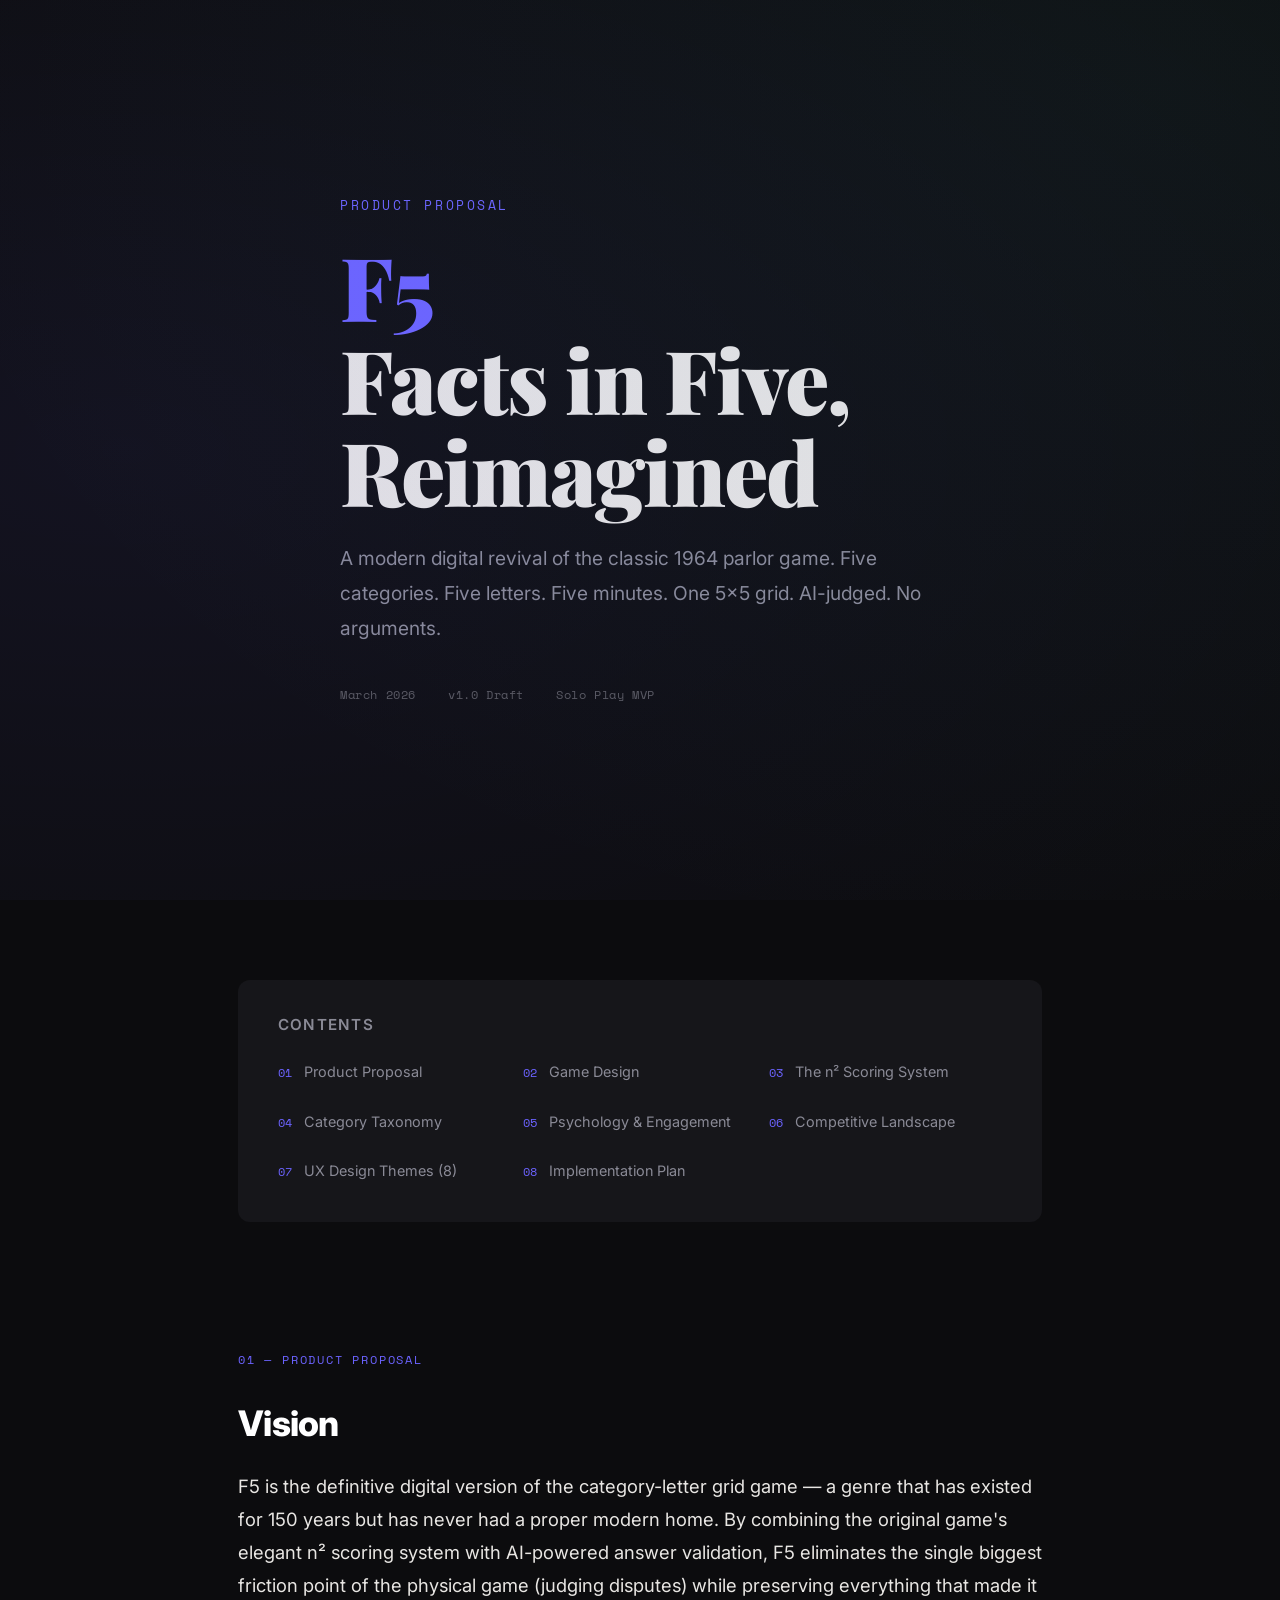
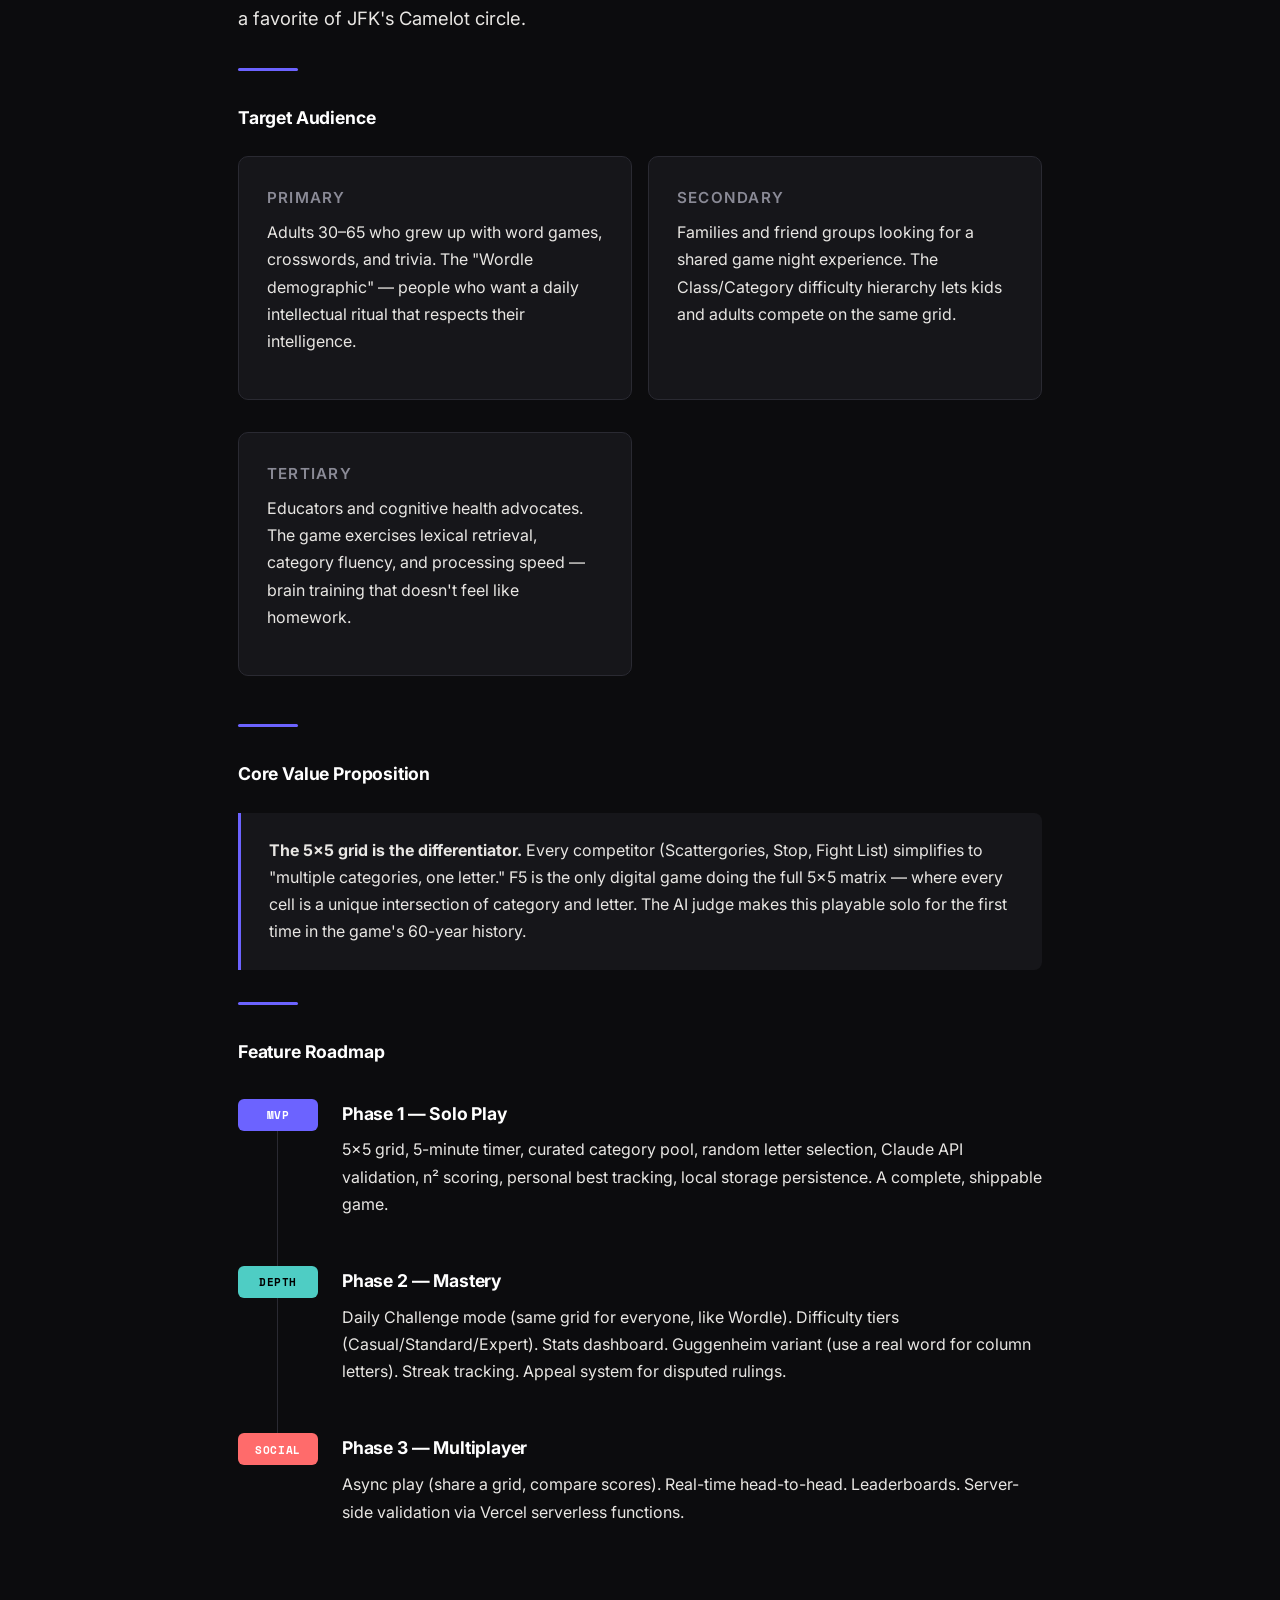
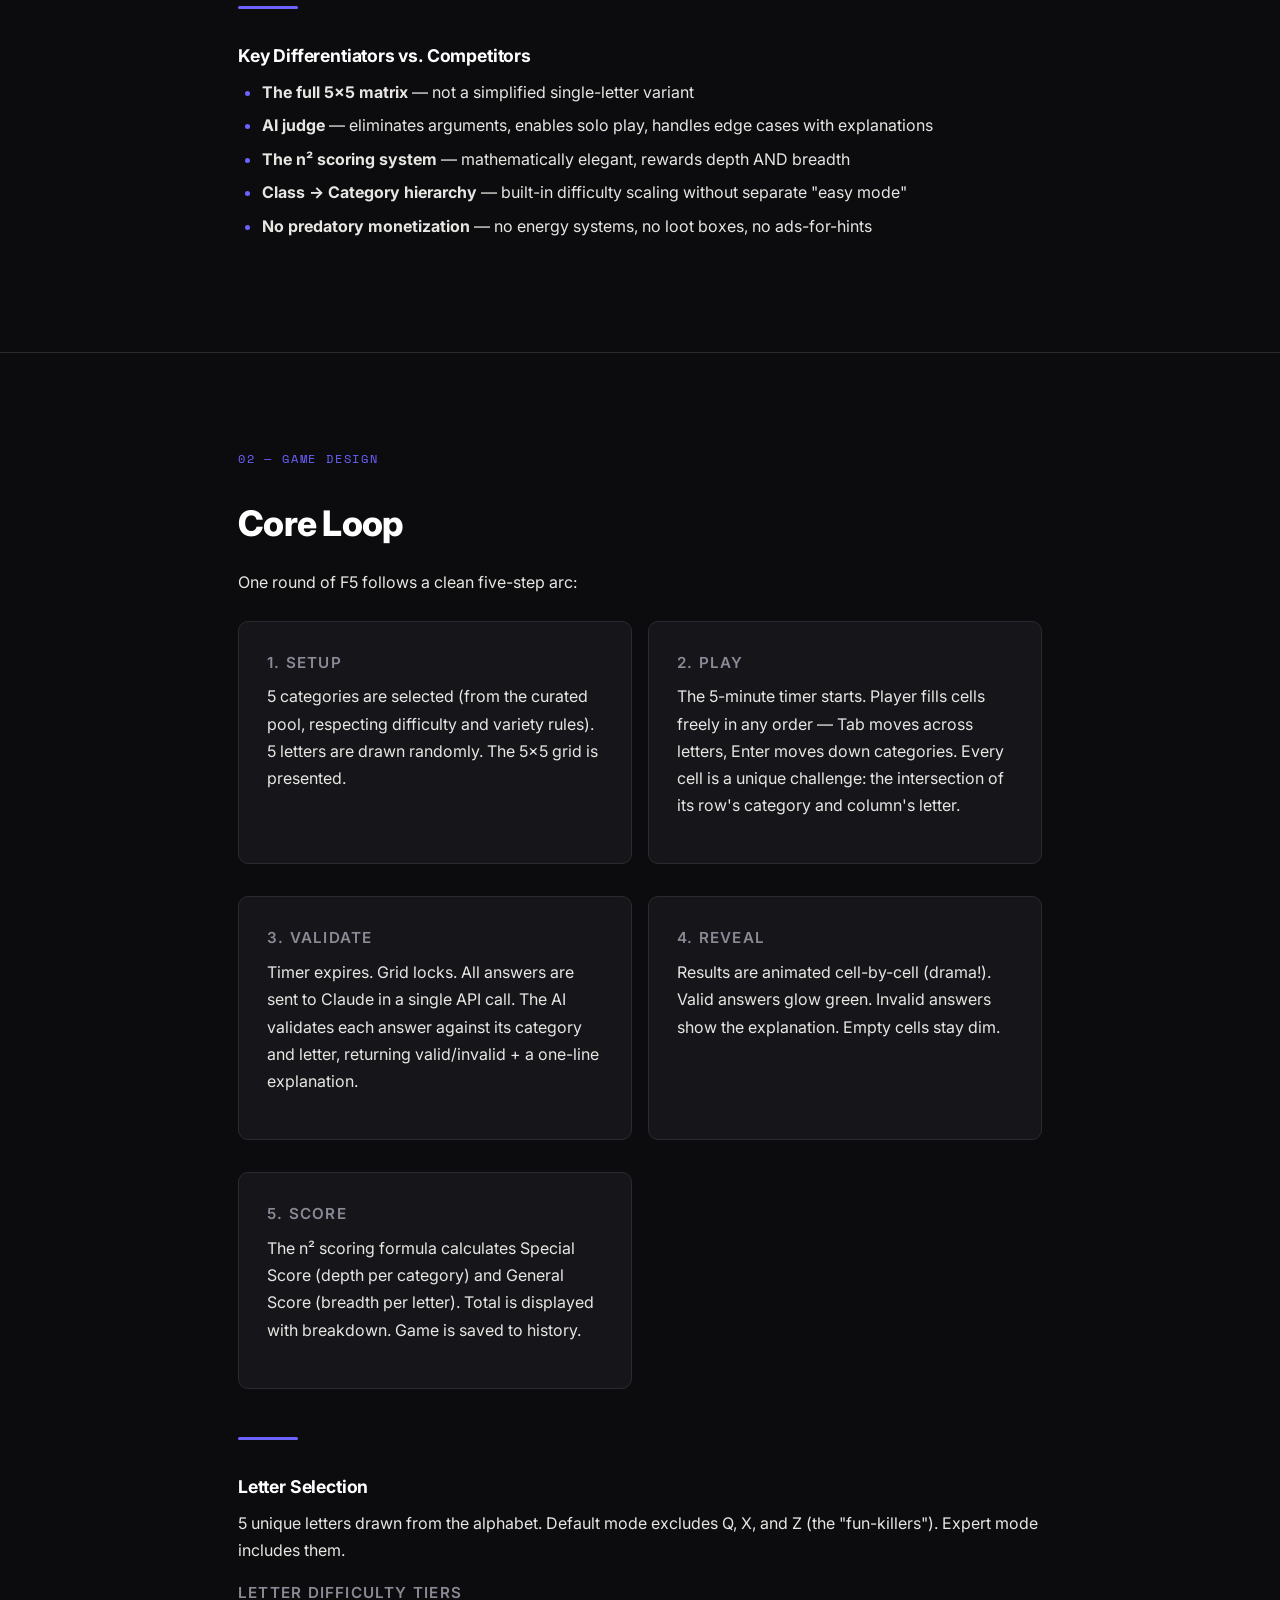
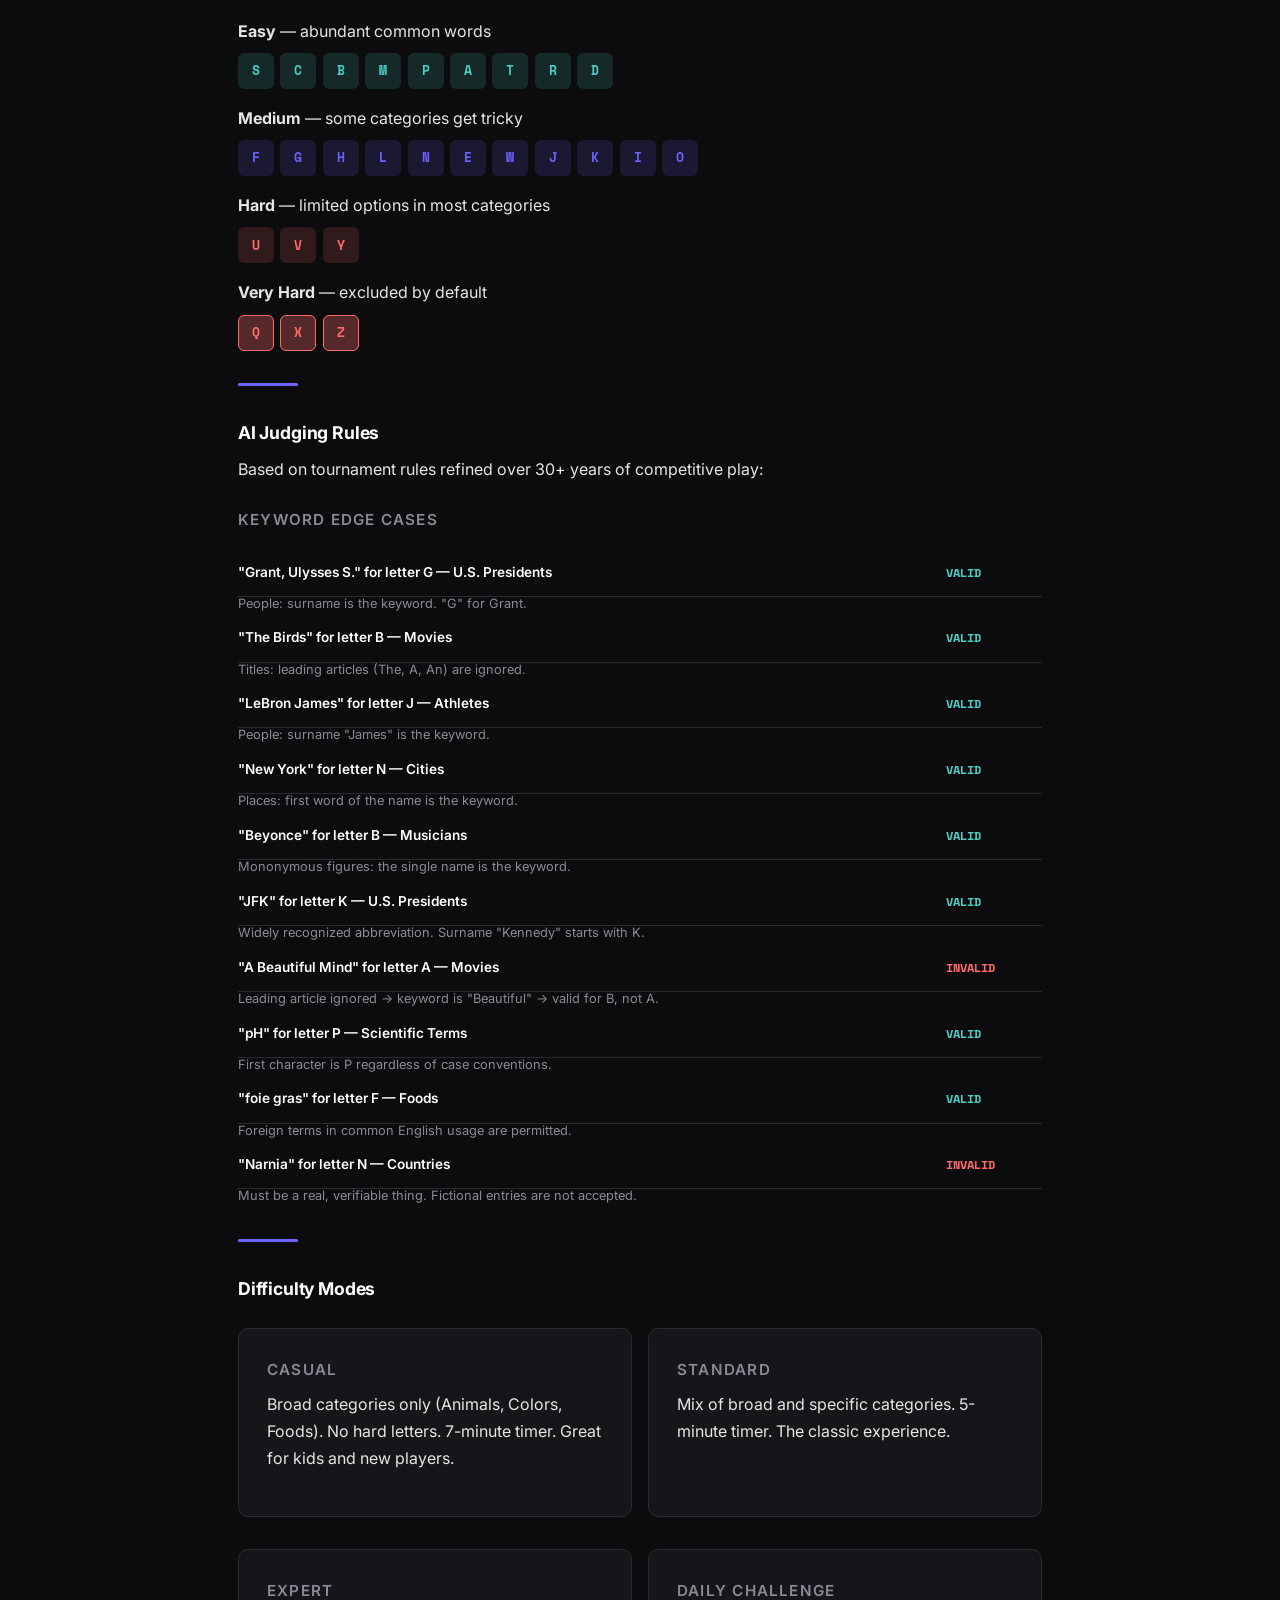
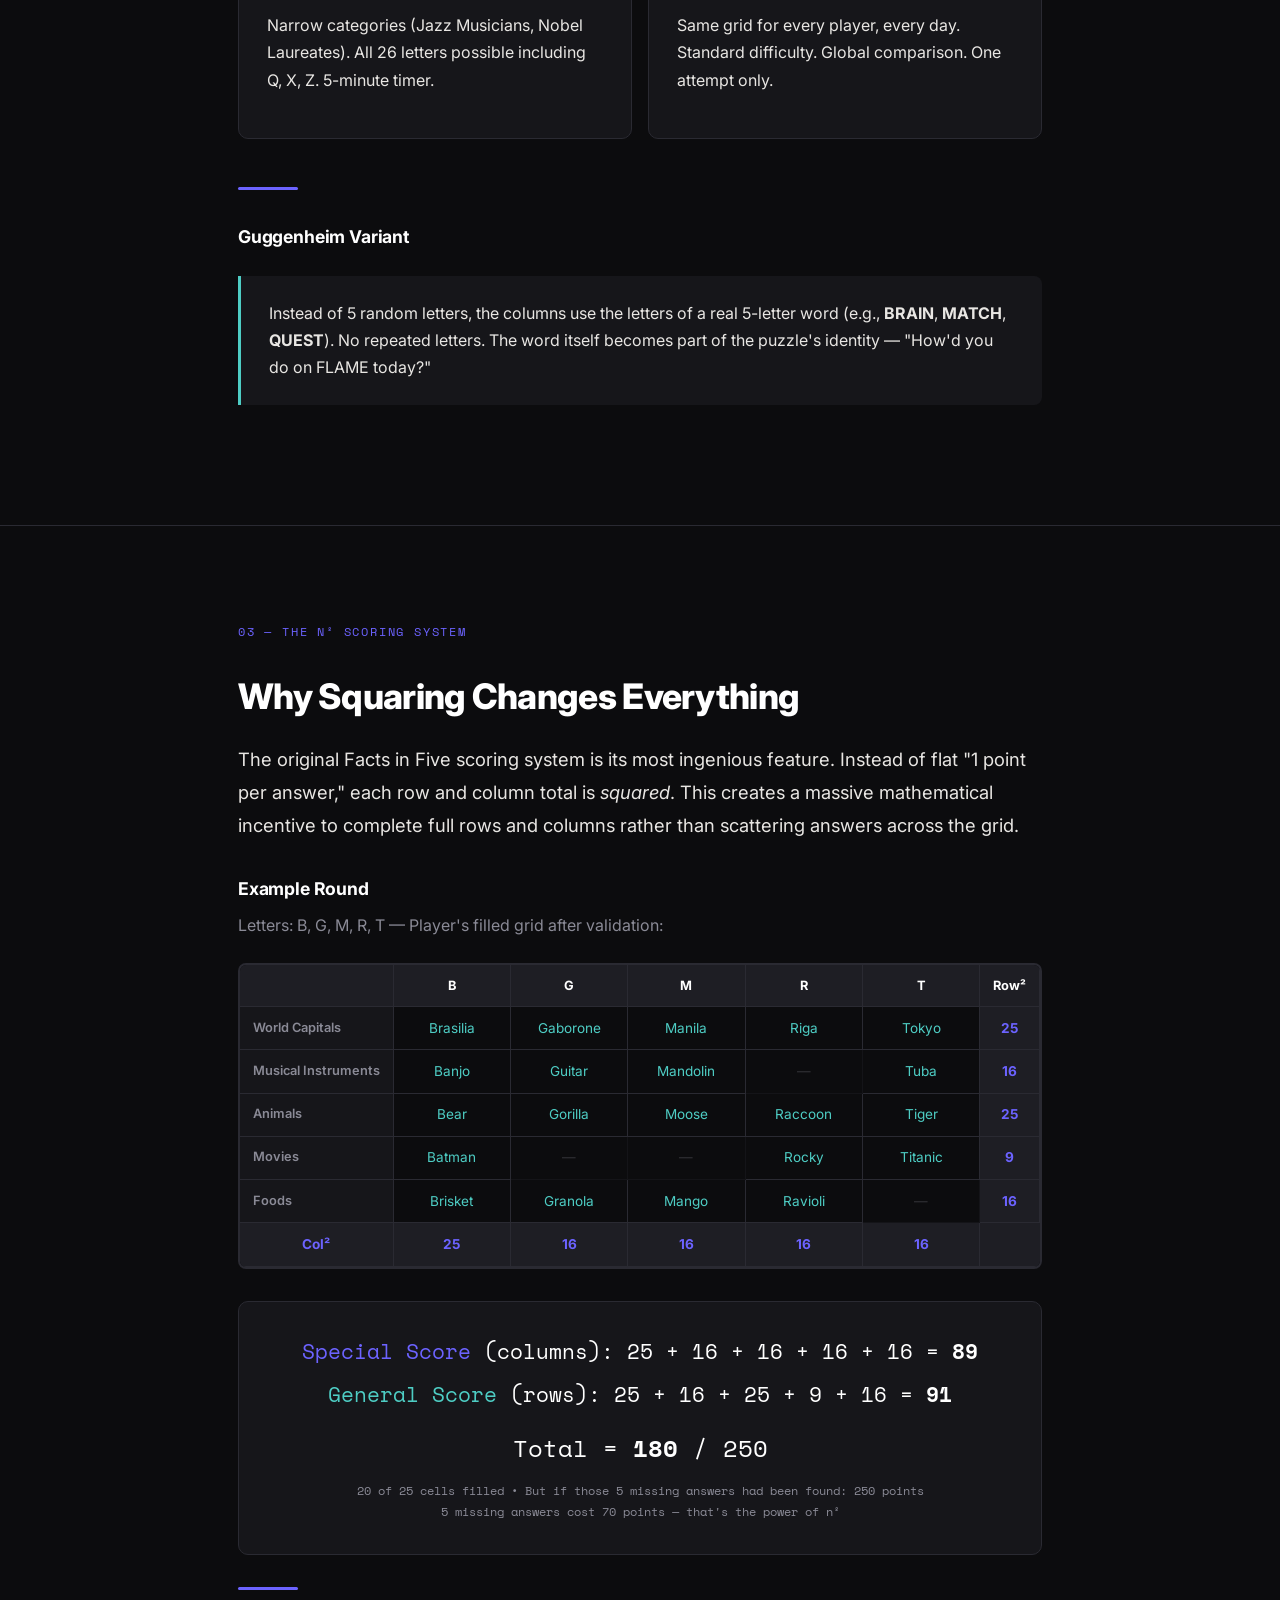
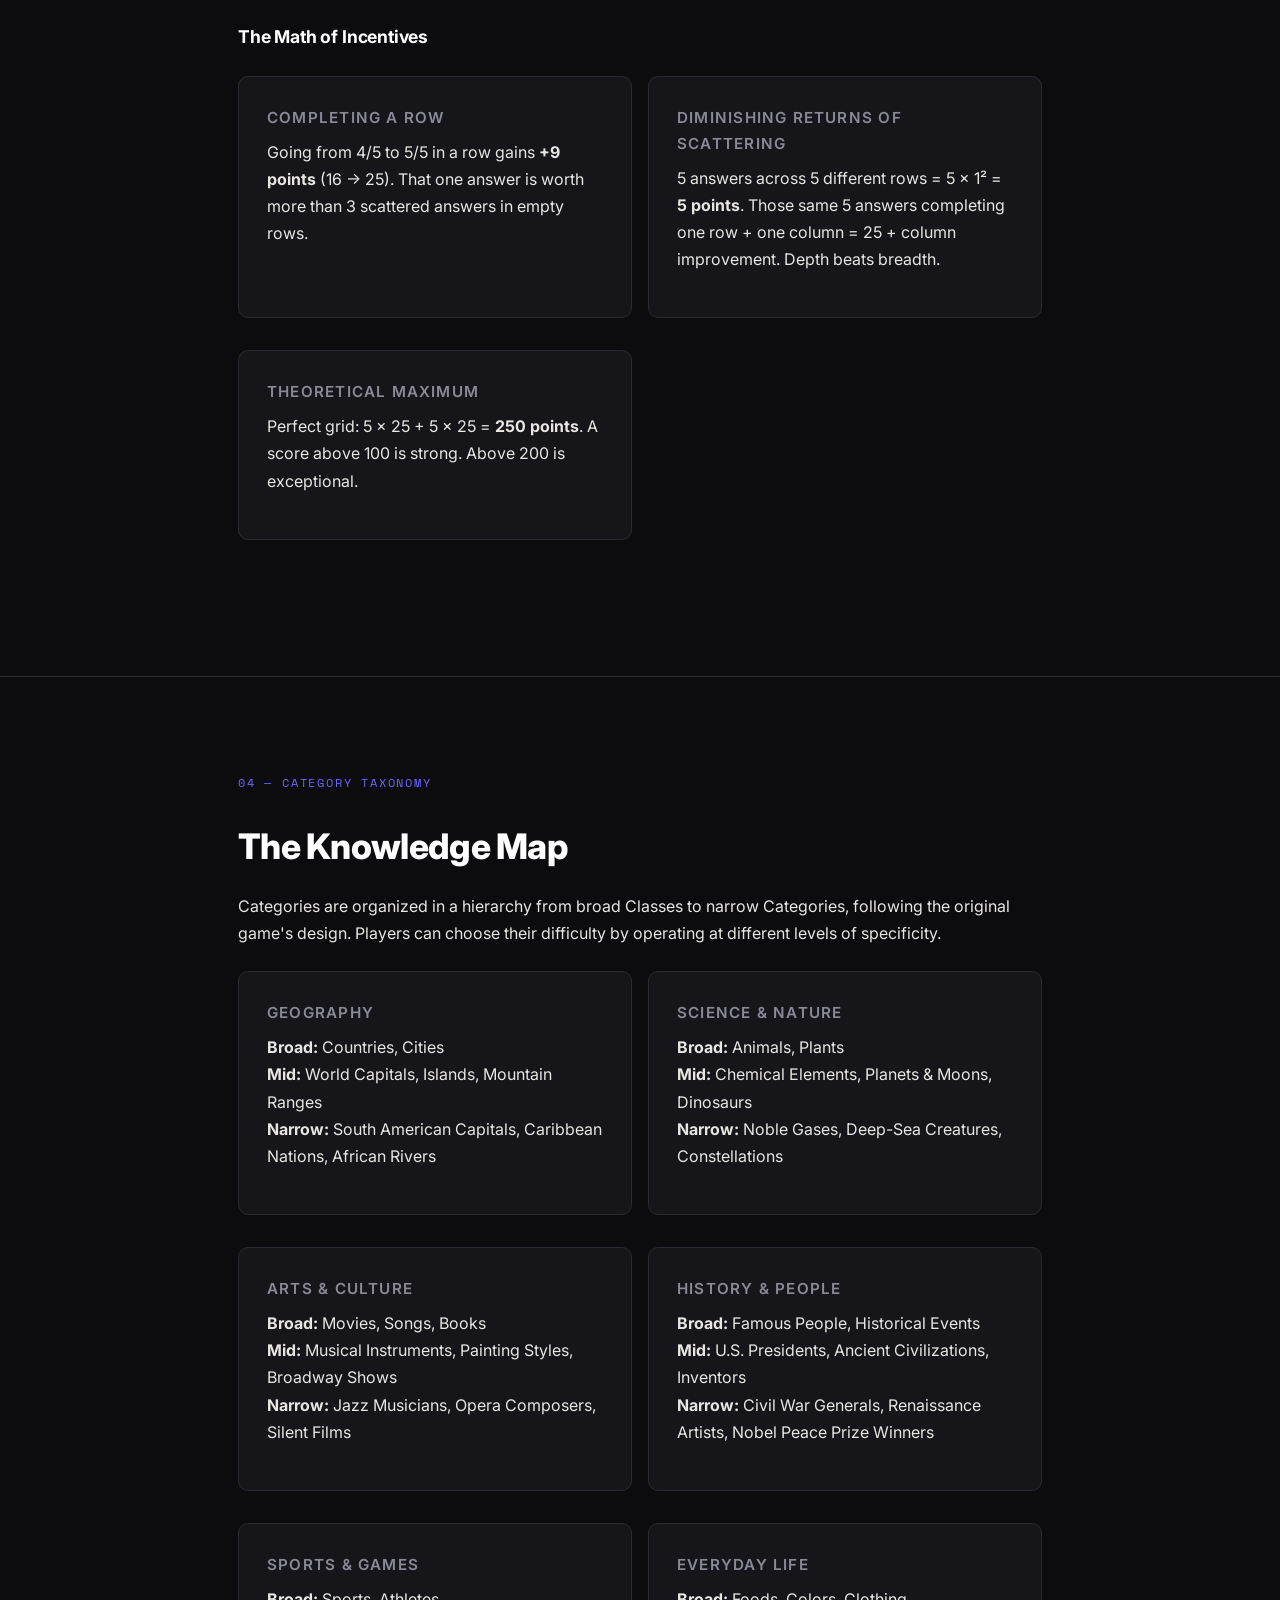
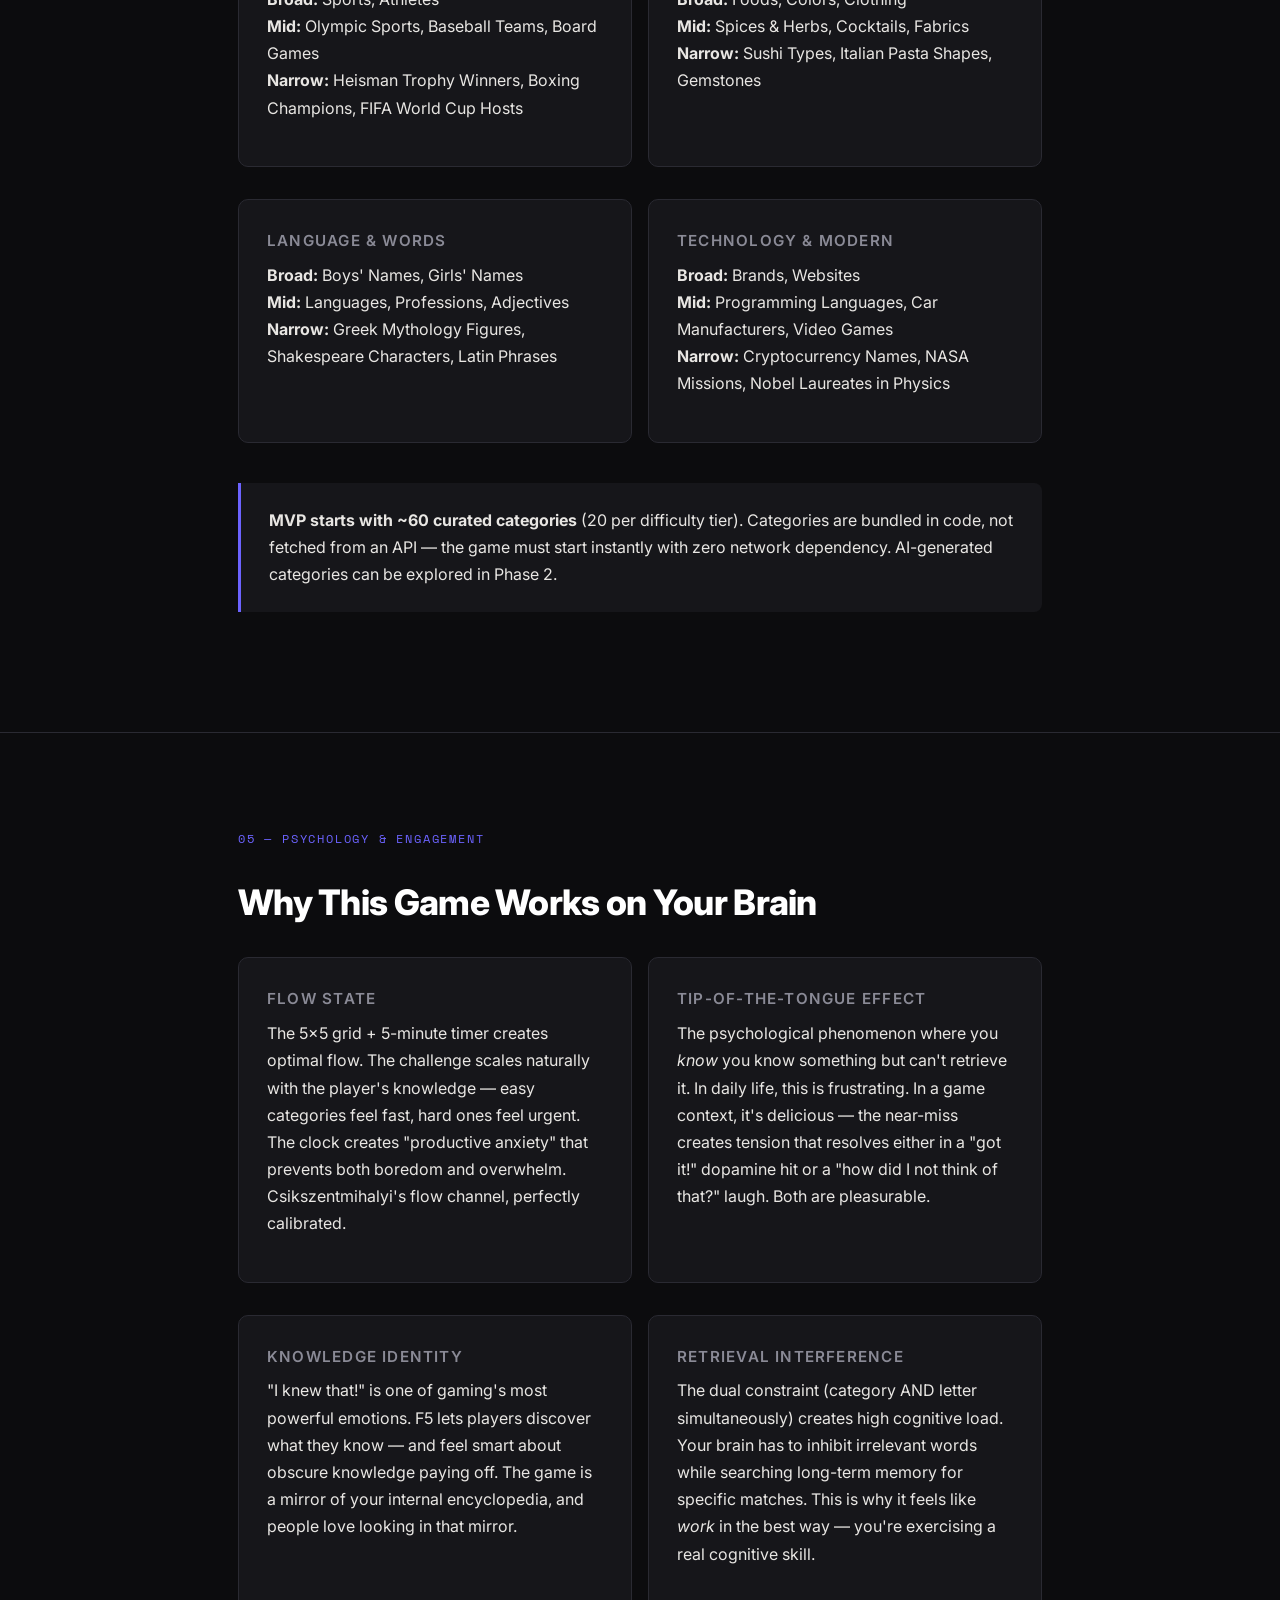
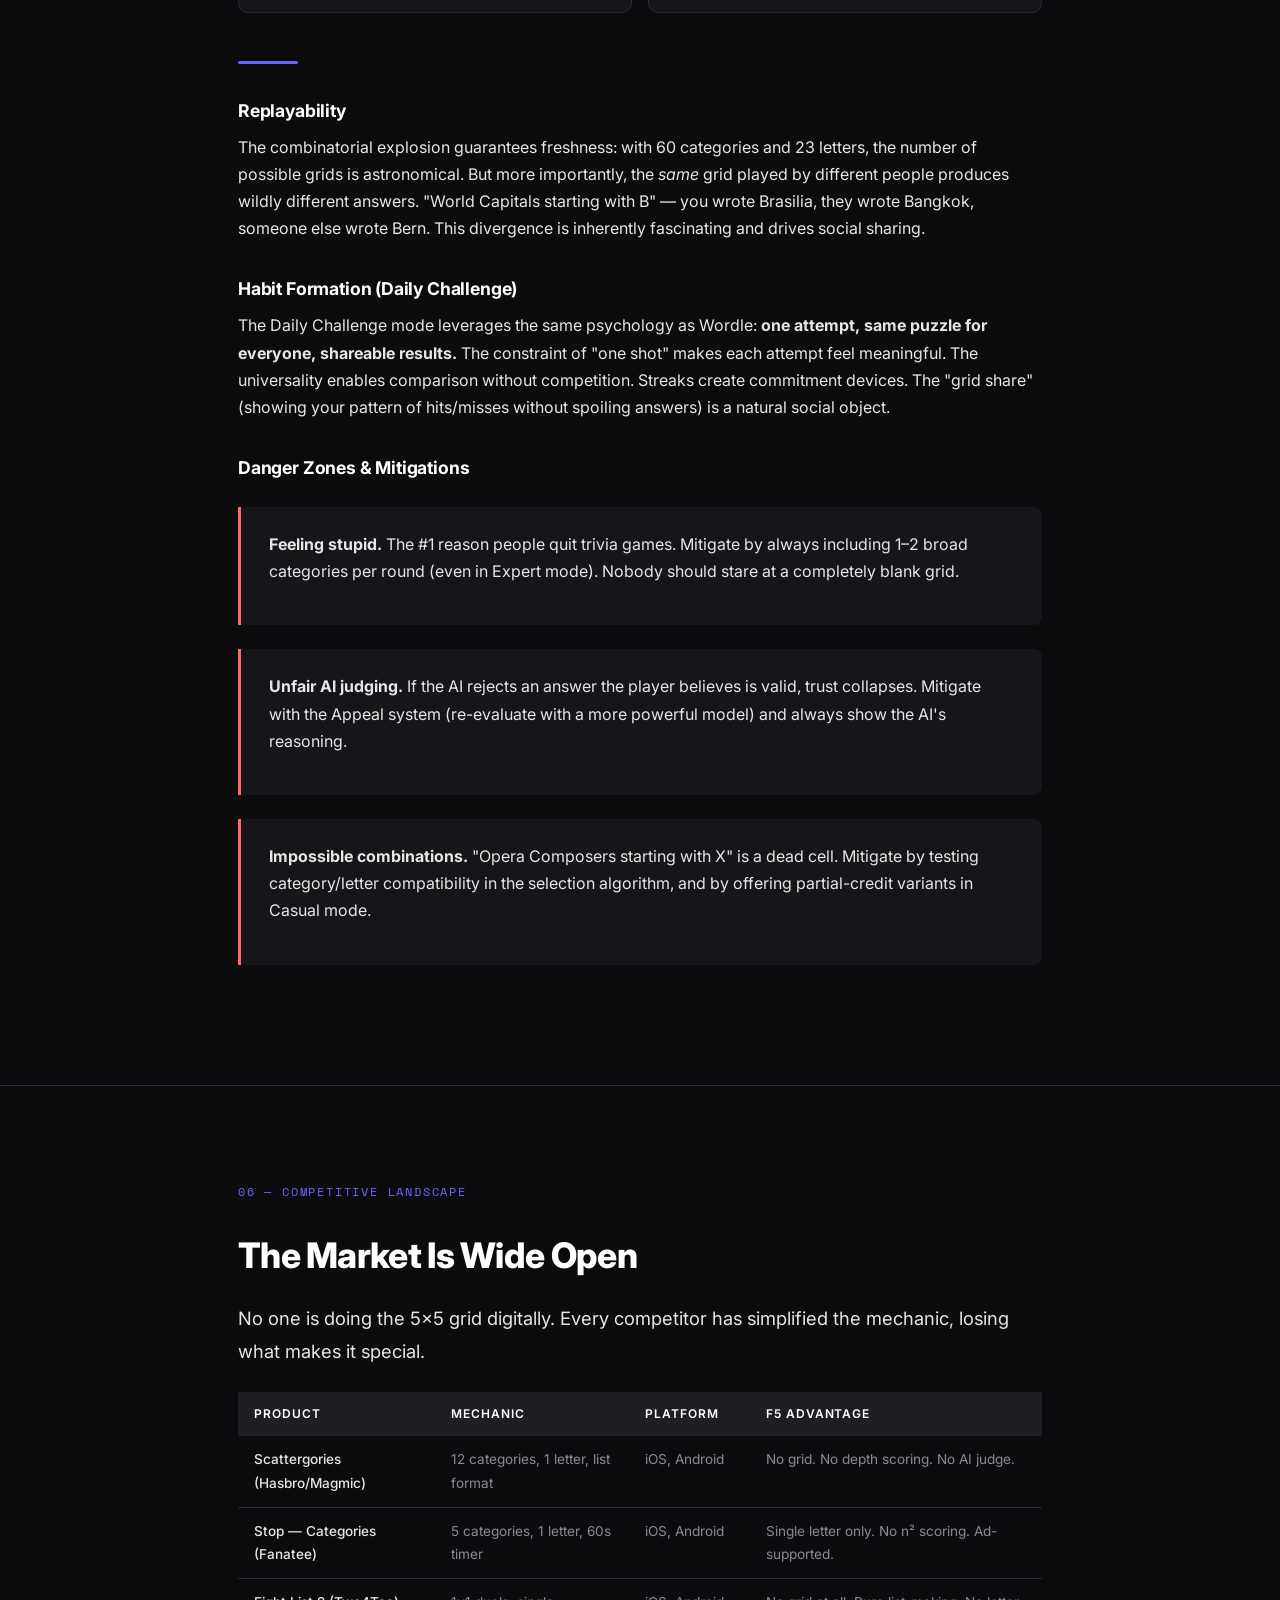
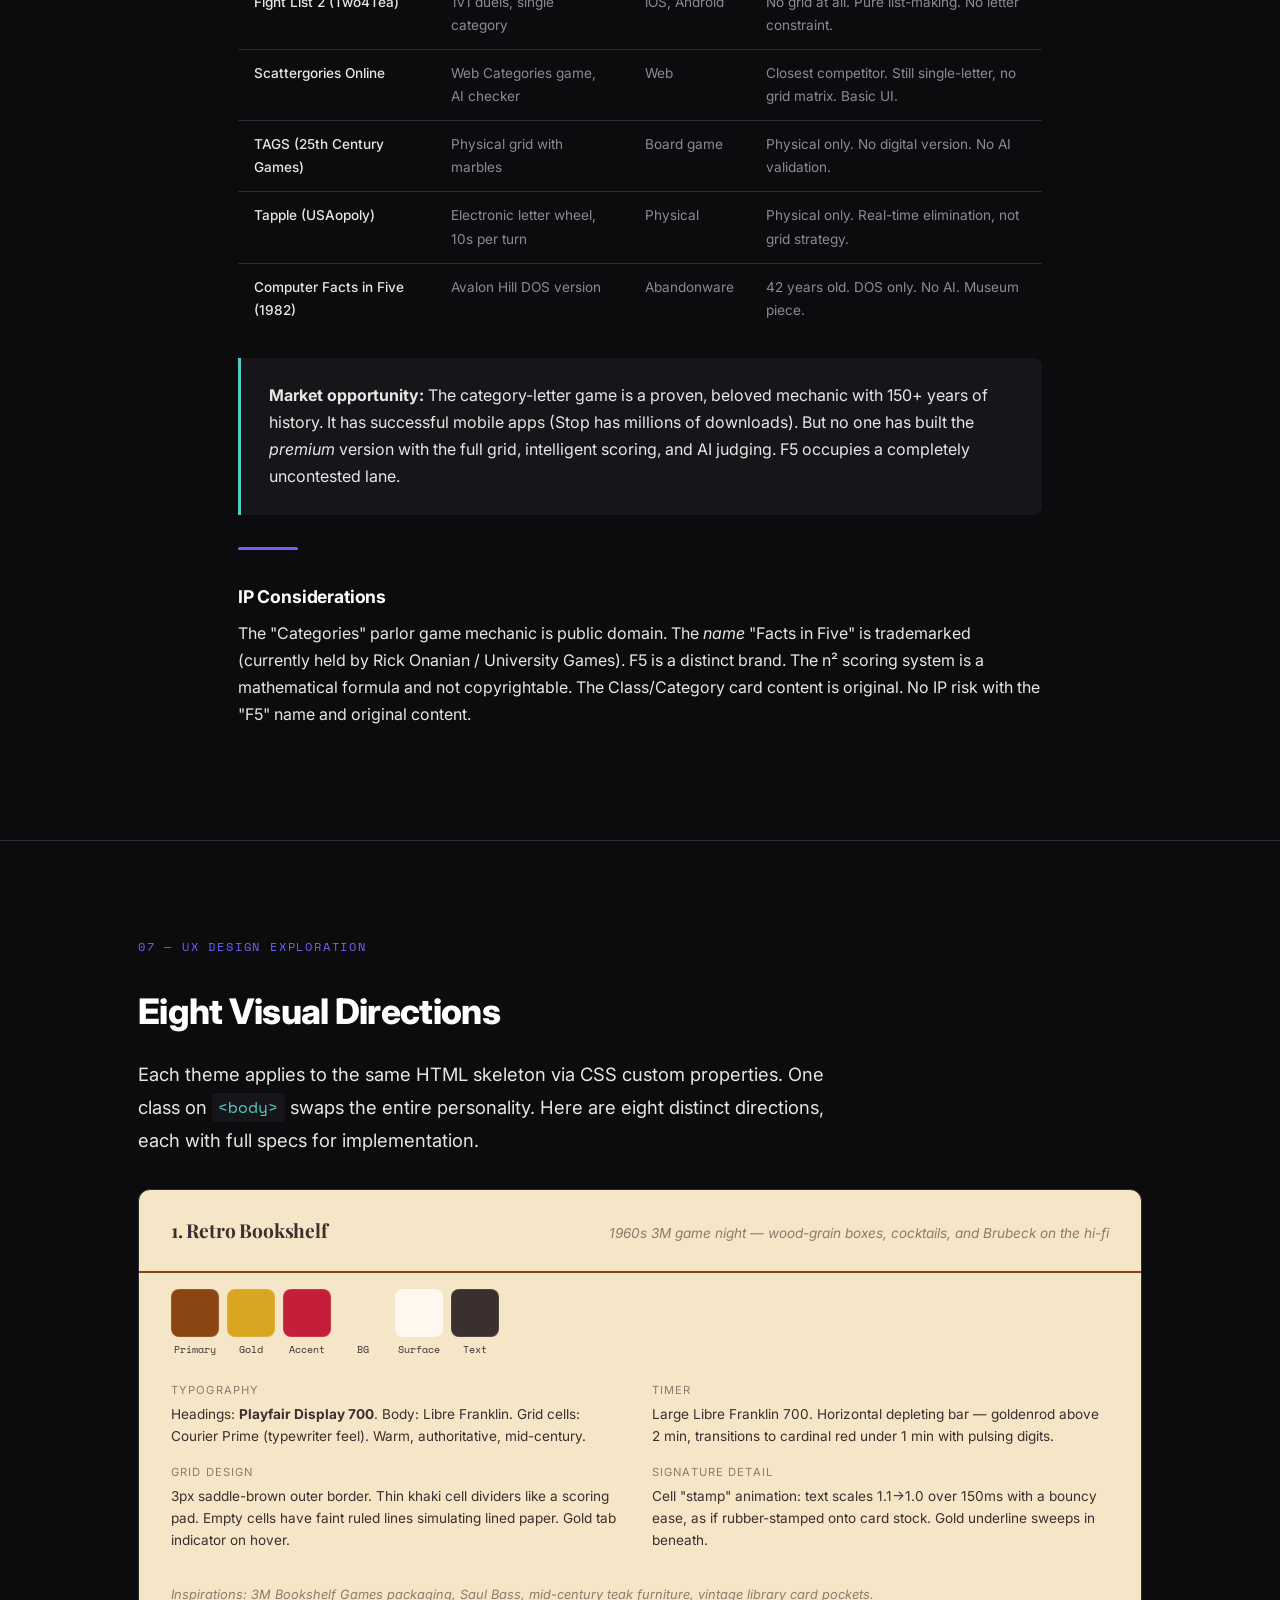
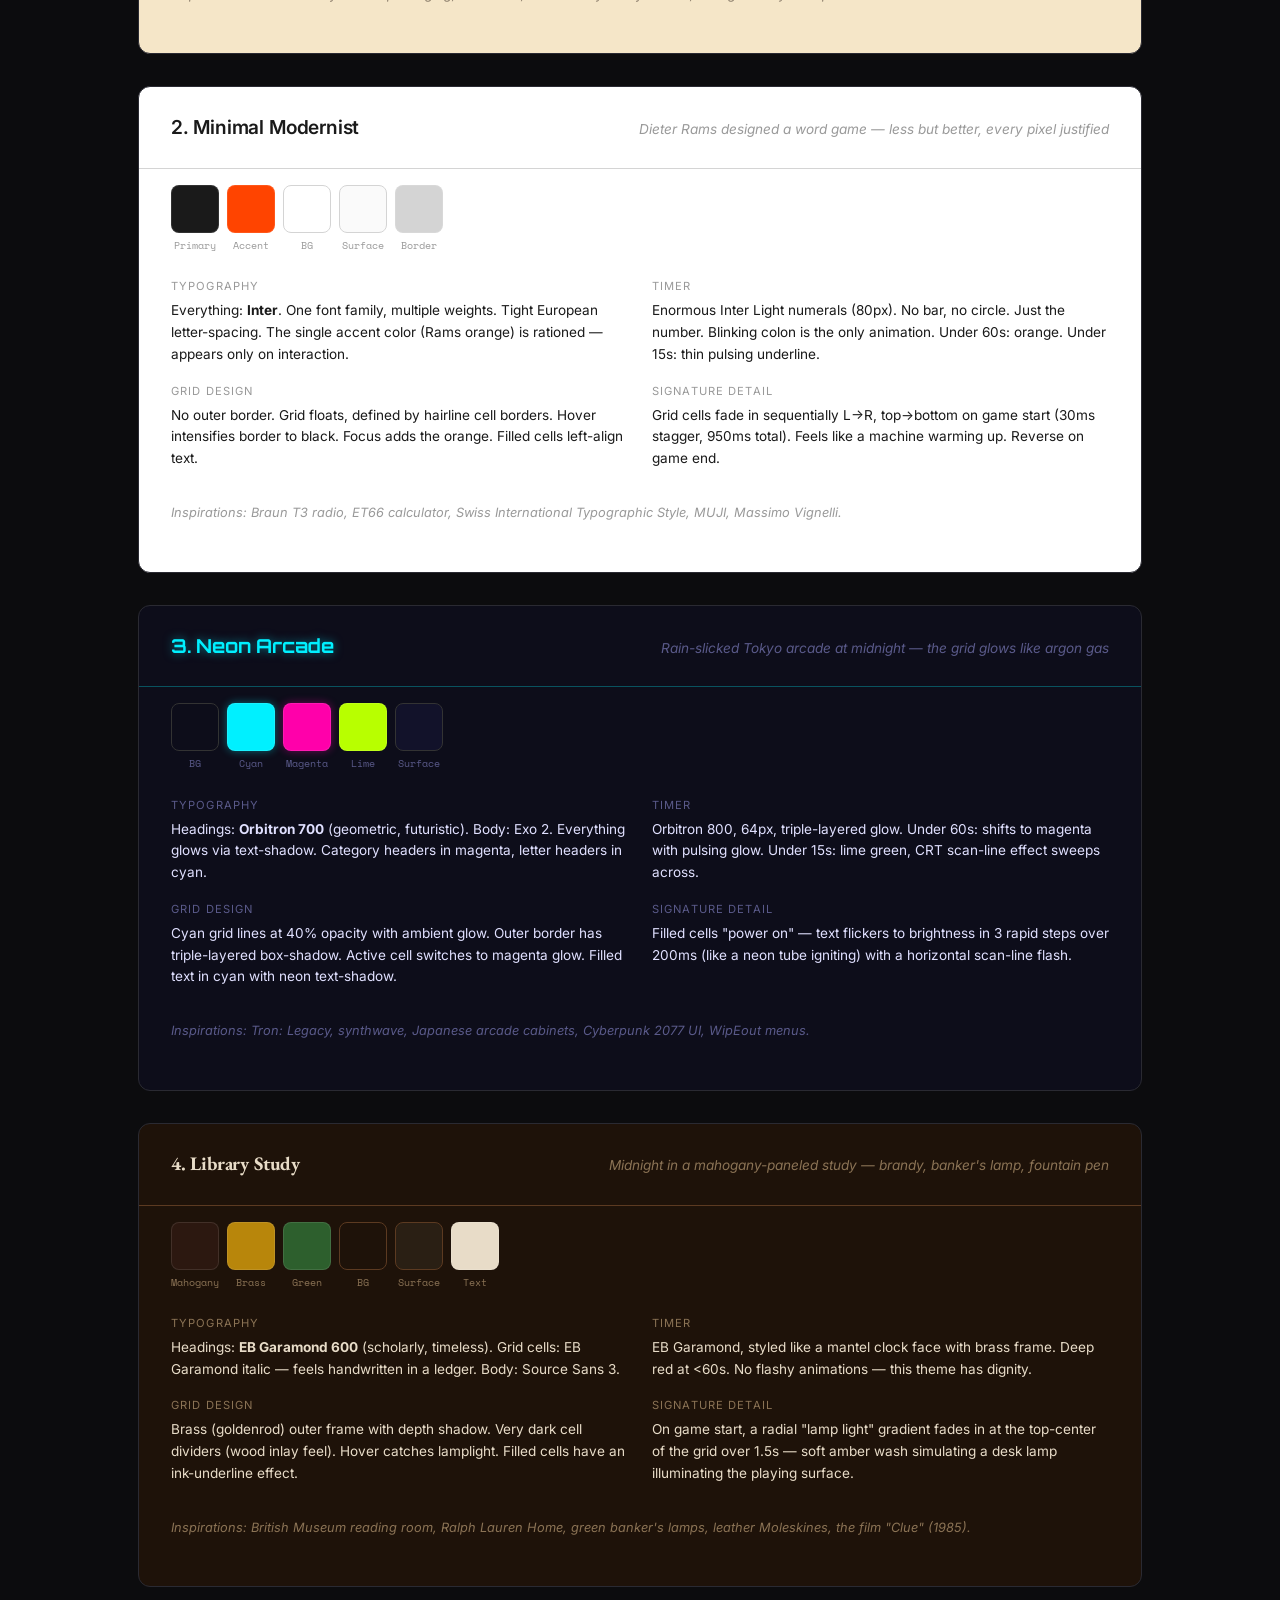
<file: proposal.html>
<!DOCTYPE html>
<html lang="en">
<head>
<meta charset="UTF-8">
<meta name="viewport" content="width=device-width, initial-scale=1.0">
<title>F5 — Product Proposal</title>
<link rel="preconnect" href="https://fonts.googleapis.com">
<link href="https://fonts.googleapis.com/css2?family=Inter:wght@300;400;500;600;700;800;900&family=Playfair+Display:wght@700;900&family=Space+Mono:wght@400;700&family=EB+Garamond:ital,wght@0,400;0,500;0,600;1,400;1,500&family=Cormorant+Garamond:ital,wght@0,300;0,400;0,500;1,400&family=Bangers&family=Orbitron:wght@700;800&family=Exo+2:wght@400;500&family=Courier+Prime&family=Source+Serif+4:ital,wght@0,400;0,700;1,400&family=Lato:wght@400;700&family=Archivo:wght@500;600;700&family=Libre+Franklin:wght@400;500;700&display=swap" rel="stylesheet">
<style>
/* ============================================================
   RESET & BASE
   ============================================================ */
*, *::before, *::after { margin: 0; padding: 0; box-sizing: border-box; }

:root {
  --color-bg: #0c0c0e;
  --color-surface: #16161a;
  --color-surface-2: #1e1e24;
  --color-border: #2a2a32;
  --color-text: #e8e6e3;
  --color-text-muted: #8a8a96;
  --color-accent: #6c63ff;
  --color-accent-2: #ff6b6b;
  --color-accent-3: #4ecdc4;
  --section-padding: clamp(3rem, 8vw, 6rem);
}

html { scroll-behavior: smooth; font-size: 16px; }

body {
  font-family: 'Inter', -apple-system, sans-serif;
  background: var(--color-bg);
  color: var(--color-text);
  line-height: 1.7;
  -webkit-font-smoothing: antialiased;
}

::selection { background: var(--color-accent); color: #fff; }

/* ============================================================
   LAYOUT
   ============================================================ */
.container { max-width: 900px; margin: 0 auto; padding: 0 clamp(1.5rem, 4vw, 3rem); }
.container-wide { max-width: 1100px; margin: 0 auto; padding: 0 clamp(1.5rem, 4vw, 3rem); }

section {
  padding: var(--section-padding) 0;
  border-bottom: 1px solid var(--color-border);
}

/* ============================================================
   TYPOGRAPHY
   ============================================================ */
h1 {
  font-family: 'Playfair Display', serif;
  font-weight: 900;
  font-size: clamp(3rem, 8vw, 5.5rem);
  line-height: 1.05;
  letter-spacing: -0.02em;
}

h2 {
  font-family: 'Inter', sans-serif;
  font-weight: 800;
  font-size: clamp(1.6rem, 4vw, 2.2rem);
  letter-spacing: -0.02em;
  margin-bottom: 1rem;
  color: #fff;
}

h3 {
  font-weight: 700;
  font-size: 1.1rem;
  letter-spacing: -0.01em;
  margin-bottom: 0.5rem;
  color: #fff;
}

h4 {
  font-weight: 600;
  font-size: 0.95rem;
  text-transform: uppercase;
  letter-spacing: 0.08em;
  color: var(--color-text-muted);
  margin-bottom: 0.5rem;
}

p { margin-bottom: 1rem; color: var(--color-text); }
p.muted { color: var(--color-text-muted); }
p.large { font-size: 1.15rem; line-height: 1.8; }

.section-label {
  font-family: 'Space Mono', monospace;
  font-size: 0.75rem;
  letter-spacing: 0.15em;
  text-transform: uppercase;
  color: var(--color-accent);
  margin-bottom: 1.5rem;
  display: block;
}

.section-number {
  font-family: 'Space Mono', monospace;
  font-size: 0.7rem;
  color: var(--color-text-muted);
  letter-spacing: 0.1em;
}

/* ============================================================
   HERO
   ============================================================ */
.hero {
  min-height: 100vh;
  display: flex;
  flex-direction: column;
  justify-content: center;
  position: relative;
  overflow: hidden;
  border-bottom: none;
}

.hero::before {
  content: '';
  position: absolute;
  top: -50%;
  left: -50%;
  width: 200%;
  height: 200%;
  background: radial-gradient(ellipse at 30% 50%, rgba(108, 99, 255, 0.08) 0%, transparent 60%),
              radial-gradient(ellipse at 70% 30%, rgba(78, 205, 196, 0.05) 0%, transparent 50%);
  pointer-events: none;
}

.hero-subtitle {
  font-family: 'Space Mono', monospace;
  font-size: 0.8rem;
  letter-spacing: 0.2em;
  text-transform: uppercase;
  color: var(--color-accent);
  margin-bottom: 1.5rem;
}

.hero h1 { margin-bottom: 1.5rem; }

.hero h1 .accent { color: var(--color-accent); }

.hero-desc {
  font-size: 1.2rem;
  color: var(--color-text-muted);
  max-width: 600px;
  line-height: 1.8;
  margin-bottom: 2.5rem;
}

.hero-meta {
  display: flex;
  gap: 2rem;
  flex-wrap: wrap;
  font-family: 'Space Mono', monospace;
  font-size: 0.75rem;
  color: var(--color-text-muted);
  letter-spacing: 0.05em;
}

.hero-meta span { opacity: 0.6; }

/* ============================================================
   TOC
   ============================================================ */
.toc {
  background: var(--color-surface);
  border-radius: 12px;
  padding: 2rem 2.5rem;
  margin: 2rem 0;
}

.toc-grid {
  display: grid;
  grid-template-columns: repeat(auto-fit, minmax(220px, 1fr));
  gap: 0.75rem;
}

.toc a {
  color: var(--color-text-muted);
  text-decoration: none;
  font-size: 0.9rem;
  padding: 0.4rem 0;
  display: block;
  transition: color 0.2s;
}

.toc a:hover { color: var(--color-accent); }
.toc a .num { color: var(--color-accent); font-family: 'Space Mono', monospace; font-size: 0.75rem; margin-right: 0.5rem; }

/* ============================================================
   CARDS & CALLOUTS
   ============================================================ */
.card {
  background: var(--color-surface);
  border: 1px solid var(--color-border);
  border-radius: 10px;
  padding: 1.75rem;
  margin-bottom: 1rem;
}

.card-grid {
  display: grid;
  grid-template-columns: repeat(auto-fit, minmax(280px, 1fr));
  gap: 1rem;
  margin: 1.5rem 0;
}

.callout {
  background: var(--color-surface);
  border-left: 3px solid var(--color-accent);
  border-radius: 0 8px 8px 0;
  padding: 1.5rem 1.75rem;
  margin: 1.5rem 0;
}

.callout.warn { border-left-color: var(--color-accent-2); }
.callout.success { border-left-color: var(--color-accent-3); }

.stat-row {
  display: flex;
  gap: 2rem;
  flex-wrap: wrap;
  margin: 1.5rem 0;
}

.stat {
  text-align: center;
}

.stat-value {
  font-family: 'Playfair Display', serif;
  font-size: 2.5rem;
  font-weight: 900;
  color: #fff;
  line-height: 1;
}

.stat-label {
  font-size: 0.75rem;
  text-transform: uppercase;
  letter-spacing: 0.1em;
  color: var(--color-text-muted);
  margin-top: 0.25rem;
}

/* ============================================================
   SCORING TABLE
   ============================================================ */
.score-grid {
  display: grid;
  grid-template-columns: auto repeat(5, 1fr) auto;
  gap: 0;
  margin: 1.5rem 0;
  border: 2px solid var(--color-border);
  border-radius: 8px;
  overflow: hidden;
  font-size: 0.85rem;
}

.score-grid .cell {
  padding: 0.6rem 0.8rem;
  text-align: center;
  border-bottom: 1px solid var(--color-border);
  border-right: 1px solid var(--color-border);
}

.score-grid .cell:last-child { border-right: none; }
.score-grid .header { background: var(--color-surface-2); font-weight: 700; color: #fff; font-size: 0.8rem; }
.score-grid .row-label { text-align: left; font-weight: 600; color: var(--color-text-muted); font-size: 0.8rem; background: var(--color-surface); }
.score-grid .filled { color: var(--color-accent-3); }
.score-grid .empty { color: var(--color-text-muted); opacity: 0.3; }
.score-grid .total { background: var(--color-surface-2); font-weight: 700; color: var(--color-accent); }

/* ============================================================
   FORMULA
   ============================================================ */
.formula {
  background: var(--color-surface);
  border: 1px solid var(--color-border);
  border-radius: 10px;
  padding: 2rem;
  text-align: center;
  margin: 2rem 0;
  font-family: 'Space Mono', monospace;
}

.formula .eq {
  font-size: 1.3rem;
  color: #fff;
  margin-bottom: 0.5rem;
}

.formula .eq .accent { color: var(--color-accent); }
.formula .eq .accent2 { color: var(--color-accent-3); }

.formula .note {
  font-size: 0.75rem;
  color: var(--color-text-muted);
}

/* ============================================================
   COMPETITOR TABLE
   ============================================================ */
table.comp {
  width: 100%;
  border-collapse: collapse;
  margin: 1.5rem 0;
  font-size: 0.85rem;
}

table.comp th {
  text-align: left;
  padding: 0.75rem 1rem;
  background: var(--color-surface-2);
  color: #fff;
  font-weight: 600;
  font-size: 0.75rem;
  text-transform: uppercase;
  letter-spacing: 0.08em;
}

table.comp td {
  padding: 0.75rem 1rem;
  border-bottom: 1px solid var(--color-border);
  color: var(--color-text-muted);
  vertical-align: top;
}

table.comp td:first-child { color: var(--color-text); font-weight: 500; }

table.comp tr:last-child td { border-bottom: none; }

/* ============================================================
   UX THEMES
   ============================================================ */
.theme-showcase {
  margin: 2rem 0;
  border: 1px solid var(--color-border);
  border-radius: 12px;
  overflow: hidden;
}

.theme-header {
  padding: 1.5rem 2rem;
  display: flex;
  justify-content: space-between;
  align-items: baseline;
  flex-wrap: wrap;
  gap: 1rem;
}

.theme-header h3 { margin-bottom: 0; font-size: 1.2rem; }

.theme-vibe {
  font-style: italic;
  color: var(--color-text-muted);
  font-size: 0.85rem;
}

.theme-body { padding: 0 2rem 2rem; }

.theme-colors {
  display: flex;
  gap: 0.5rem;
  margin: 1rem 0;
  flex-wrap: wrap;
}

.swatch {
  width: 48px;
  height: 48px;
  border-radius: 8px;
  border: 1px solid rgba(255,255,255,0.1);
  position: relative;
}

.swatch-label {
  font-size: 0.6rem;
  color: var(--color-text-muted);
  text-align: center;
  margin-top: 0.25rem;
  font-family: 'Space Mono', monospace;
}

.theme-details {
  display: grid;
  grid-template-columns: 1fr 1fr;
  gap: 1.5rem;
  margin-top: 1.5rem;
}

.theme-details dt {
  font-size: 0.7rem;
  text-transform: uppercase;
  letter-spacing: 0.1em;
  color: var(--color-text-muted);
  margin-bottom: 0.25rem;
}

.theme-details dd {
  font-size: 0.85rem;
  color: var(--color-text);
  margin-bottom: 1rem;
  line-height: 1.6;
}

/* Mini grid preview */
.mini-grid {
  display: grid;
  grid-template-columns: repeat(6, 1fr);
  grid-template-rows: repeat(6, 1fr);
  gap: 0;
  width: 100%;
  max-width: 360px;
  aspect-ratio: 1;
  margin: 1rem 0;
  border-radius: 4px;
  overflow: hidden;
  font-size: 0.6rem;
  font-weight: 600;
}

.mini-grid .mg-cell {
  display: flex;
  align-items: center;
  justify-content: center;
  padding: 2px;
  overflow: hidden;
}

/* ============================================================
   CODE / PRE
   ============================================================ */
pre {
  background: var(--color-surface);
  border: 1px solid var(--color-border);
  border-radius: 8px;
  padding: 1.25rem 1.5rem;
  overflow-x: auto;
  font-family: 'Space Mono', monospace;
  font-size: 0.8rem;
  line-height: 1.6;
  color: var(--color-text-muted);
  margin: 1rem 0;
}

code {
  font-family: 'Space Mono', monospace;
  font-size: 0.85em;
  background: var(--color-surface);
  padding: 0.15em 0.4em;
  border-radius: 4px;
  color: var(--color-accent-3);
}

/* ============================================================
   LISTS
   ============================================================ */
ul, ol { padding-left: 1.5rem; margin-bottom: 1rem; }
li { margin-bottom: 0.4rem; color: var(--color-text); }
li::marker { color: var(--color-accent); }

/* ============================================================
   FILE TREE
   ============================================================ */
.file-tree {
  font-family: 'Space Mono', monospace;
  font-size: 0.8rem;
  line-height: 2;
  color: var(--color-text-muted);
  background: var(--color-surface);
  border: 1px solid var(--color-border);
  border-radius: 8px;
  padding: 1.5rem 2rem;
  margin: 1.5rem 0;
}

.file-tree .dir { color: var(--color-accent); font-weight: 700; }
.file-tree .file { color: var(--color-text); }
.file-tree .comment { color: var(--color-text-muted); opacity: 0.5; }

/* ============================================================
   PHASE TIMELINE
   ============================================================ */
.timeline { margin: 2rem 0; }

.timeline-item {
  display: grid;
  grid-template-columns: 80px 1fr;
  gap: 1.5rem;
  padding-bottom: 2rem;
  position: relative;
}

.timeline-item::before {
  content: '';
  position: absolute;
  left: 39px;
  top: 2rem;
  bottom: 0;
  width: 1px;
  background: var(--color-border);
}

.timeline-item:last-child::before { display: none; }

.timeline-badge {
  width: 80px;
  height: 32px;
  border-radius: 6px;
  display: flex;
  align-items: center;
  justify-content: center;
  font-family: 'Space Mono', monospace;
  font-size: 0.7rem;
  font-weight: 700;
  letter-spacing: 0.05em;
  z-index: 1;
}

.timeline-badge.p1 { background: var(--color-accent); color: #fff; }
.timeline-badge.p2 { background: var(--color-accent-3); color: #000; }
.timeline-badge.p3 { background: var(--color-accent-2); color: #fff; }

/* ============================================================
   EDGE CASE TABLE
   ============================================================ */
.edge-case {
  display: grid;
  grid-template-columns: 1fr 80px auto;
  gap: 0.5rem 1rem;
  align-items: baseline;
  padding: 0.75rem 0;
  border-bottom: 1px solid var(--color-border);
  font-size: 0.85rem;
}

.edge-case:last-child { border-bottom: none; }

.edge-answer { font-weight: 600; color: #fff; }
.edge-ruling { font-family: 'Space Mono', monospace; font-size: 0.75rem; font-weight: 700; }
.edge-ruling.valid { color: var(--color-accent-3); }
.edge-ruling.invalid { color: var(--color-accent-2); }
.edge-reason { color: var(--color-text-muted); grid-column: 1 / -1; font-size: 0.8rem; margin-top: -0.25rem; }

/* ============================================================
   RESPONSIVE
   ============================================================ */
@media (max-width: 700px) {
  .theme-details { grid-template-columns: 1fr; }
  .card-grid { grid-template-columns: 1fr; }
  .score-grid { font-size: 0.7rem; }
  .score-grid .cell { padding: 0.4rem; }
  .stat-row { gap: 1.5rem; }
  table.comp { font-size: 0.75rem; }
  table.comp th, table.comp td { padding: 0.5rem; }
  .hero-meta { gap: 1rem; }
  .edge-case { grid-template-columns: 1fr auto; }
  .edge-reason { grid-column: 1 / -1; }
}

/* ============================================================
   DIVIDER
   ============================================================ */
.divider {
  width: 60px;
  height: 3px;
  background: var(--color-accent);
  border-radius: 2px;
  margin: 2rem 0;
}

.spacer { height: 2rem; }

/* ============================================================
   LETTER DIFFICULTY
   ============================================================ */
.letter-row {
  display: flex;
  flex-wrap: wrap;
  gap: 0.4rem;
  margin: 0.5rem 0 1rem;
}

.letter-chip {
  width: 36px;
  height: 36px;
  border-radius: 6px;
  display: flex;
  align-items: center;
  justify-content: center;
  font-family: 'Space Mono', monospace;
  font-weight: 700;
  font-size: 0.8rem;
}

.letter-chip.easy { background: rgba(78, 205, 196, 0.15); color: var(--color-accent-3); }
.letter-chip.medium { background: rgba(108, 99, 255, 0.15); color: var(--color-accent); }
.letter-chip.hard { background: rgba(255, 107, 107, 0.15); color: var(--color-accent-2); }
.letter-chip.vhard { background: rgba(255, 107, 107, 0.3); color: var(--color-accent-2); border: 1px solid var(--color-accent-2); }
</style>
</head>
<body>

<!-- ============================================================
     HERO
     ============================================================ -->
<section class="hero">
<div class="container">
  <div class="hero-subtitle">Product Proposal</div>
  <h1><span class="accent">F5</span><br>Facts in Five,<br>Reimagined</h1>
  <p class="hero-desc">A modern digital revival of the classic 1964 parlor game. Five categories. Five letters. Five minutes. One 5&times;5 grid. AI-judged. No arguments.</p>
  <div class="hero-meta">
    <span>March 2026</span>
    <span>v1.0 Draft</span>
    <span>Solo Play MVP</span>
  </div>
</div>
</section>

<!-- ============================================================
     TABLE OF CONTENTS
     ============================================================ -->
<section id="toc" style="border-bottom: none; padding-top: 3rem; padding-bottom: 0;">
<div class="container">
  <div class="toc">
    <h4 style="margin-bottom: 1rem;">Contents</h4>
    <div class="toc-grid">
      <a href="#product"><span class="num">01</span> Product Proposal</a>
      <a href="#game-design"><span class="num">02</span> Game Design</a>
      <a href="#scoring"><span class="num">03</span> The n&sup2; Scoring System</a>
      <a href="#categories"><span class="num">04</span> Category Taxonomy</a>
      <a href="#psychology"><span class="num">05</span> Psychology &amp; Engagement</a>
      <a href="#competitors"><span class="num">06</span> Competitive Landscape</a>
      <a href="#ux-themes"><span class="num">07</span> UX Design Themes (8)</a>
      <a href="#implementation"><span class="num">08</span> Implementation Plan</a>
    </div>
  </div>
</div>
</section>

<!-- ============================================================
     01. PRODUCT PROPOSAL
     ============================================================ -->
<section id="product">
<div class="container">
  <span class="section-label">01 &mdash; Product Proposal</span>
  <h2>Vision</h2>
  <p class="large">F5 is the definitive digital version of the category-letter grid game &mdash; a genre that has existed for 150 years but has never had a proper modern home. By combining the original game's elegant n&sup2; scoring system with AI-powered answer validation, F5 eliminates the single biggest friction point of the physical game (judging disputes) while preserving everything that made it a favorite of JFK's Camelot circle.</p>

  <div class="divider"></div>

  <h3>Target Audience</h3>
  <div class="card-grid">
    <div class="card">
      <h4>Primary</h4>
      <p>Adults 30&ndash;65 who grew up with word games, crosswords, and trivia. The "Wordle demographic" &mdash; people who want a daily intellectual ritual that respects their intelligence.</p>
    </div>
    <div class="card">
      <h4>Secondary</h4>
      <p>Families and friend groups looking for a shared game night experience. The Class/Category difficulty hierarchy lets kids and adults compete on the same grid.</p>
    </div>
    <div class="card">
      <h4>Tertiary</h4>
      <p>Educators and cognitive health advocates. The game exercises lexical retrieval, category fluency, and processing speed &mdash; brain training that doesn't feel like homework.</p>
    </div>
  </div>

  <div class="divider"></div>

  <h3>Core Value Proposition</h3>
  <div class="callout">
    <p style="margin:0;"><strong>The 5&times;5 grid is the differentiator.</strong> Every competitor (Scattergories, Stop, Fight List) simplifies to "multiple categories, one letter." F5 is the only digital game doing the full 5&times;5 matrix &mdash; where every cell is a unique intersection of category and letter. The AI judge makes this playable solo for the first time in the game's 60-year history.</p>
  </div>

  <div class="divider"></div>

  <h3>Feature Roadmap</h3>
  <div class="timeline">
    <div class="timeline-item">
      <div class="timeline-badge p1">MVP</div>
      <div>
        <h3>Phase 1 &mdash; Solo Play</h3>
        <p>5&times;5 grid, 5-minute timer, curated category pool, random letter selection, Claude API validation, n&sup2; scoring, personal best tracking, local storage persistence. A complete, shippable game.</p>
      </div>
    </div>
    <div class="timeline-item">
      <div class="timeline-badge p2">DEPTH</div>
      <div>
        <h3>Phase 2 &mdash; Mastery</h3>
        <p>Daily Challenge mode (same grid for everyone, like Wordle). Difficulty tiers (Casual/Standard/Expert). Stats dashboard. Guggenheim variant (use a real word for column letters). Streak tracking. Appeal system for disputed rulings.</p>
      </div>
    </div>
    <div class="timeline-item">
      <div class="timeline-badge p3">SOCIAL</div>
      <div>
        <h3>Phase 3 &mdash; Multiplayer</h3>
        <p>Async play (share a grid, compare scores). Real-time head-to-head. Leaderboards. Server-side validation via Vercel serverless functions.</p>
      </div>
    </div>
  </div>

  <div class="divider"></div>

  <h3>Key Differentiators vs. Competitors</h3>
  <ul>
    <li><strong>The full 5&times;5 matrix</strong> &mdash; not a simplified single-letter variant</li>
    <li><strong>AI judge</strong> &mdash; eliminates arguments, enables solo play, handles edge cases with explanations</li>
    <li><strong>The n&sup2; scoring system</strong> &mdash; mathematically elegant, rewards depth AND breadth</li>
    <li><strong>Class &rarr; Category hierarchy</strong> &mdash; built-in difficulty scaling without separate "easy mode"</li>
    <li><strong>No predatory monetization</strong> &mdash; no energy systems, no loot boxes, no ads-for-hints</li>
  </ul>
</div>
</section>

<!-- ============================================================
     02. GAME DESIGN
     ============================================================ -->
<section id="game-design">
<div class="container">
  <span class="section-label">02 &mdash; Game Design</span>
  <h2>Core Loop</h2>
  <p>One round of F5 follows a clean five-step arc:</p>

  <div class="card-grid">
    <div class="card">
      <h4>1. Setup</h4>
      <p>5 categories are selected (from the curated pool, respecting difficulty and variety rules). 5 letters are drawn randomly. The 5&times;5 grid is presented.</p>
    </div>
    <div class="card">
      <h4>2. Play</h4>
      <p>The 5-minute timer starts. Player fills cells freely in any order &mdash; Tab moves across letters, Enter moves down categories. Every cell is a unique challenge: the intersection of its row's category and column's letter.</p>
    </div>
    <div class="card">
      <h4>3. Validate</h4>
      <p>Timer expires. Grid locks. All answers are sent to Claude in a single API call. The AI validates each answer against its category and letter, returning valid/invalid + a one-line explanation.</p>
    </div>
    <div class="card">
      <h4>4. Reveal</h4>
      <p>Results are animated cell-by-cell (drama!). Valid answers glow green. Invalid answers show the explanation. Empty cells stay dim.</p>
    </div>
    <div class="card">
      <h4>5. Score</h4>
      <p>The n&sup2; scoring formula calculates Special Score (depth per category) and General Score (breadth per letter). Total is displayed with breakdown. Game is saved to history.</p>
    </div>
  </div>

  <div class="divider"></div>

  <h3>Letter Selection</h3>
  <p>5 unique letters drawn from the alphabet. Default mode excludes Q, X, and Z (the "fun-killers"). Expert mode includes them.</p>

  <h4>Letter Difficulty Tiers</h4>

  <p style="margin-top: 0.75rem; margin-bottom: 0.25rem;"><strong>Easy</strong> &mdash; abundant common words</p>
  <div class="letter-row">
    <span class="letter-chip easy">S</span>
    <span class="letter-chip easy">C</span>
    <span class="letter-chip easy">B</span>
    <span class="letter-chip easy">M</span>
    <span class="letter-chip easy">P</span>
    <span class="letter-chip easy">A</span>
    <span class="letter-chip easy">T</span>
    <span class="letter-chip easy">R</span>
    <span class="letter-chip easy">D</span>
  </div>

  <p style="margin-bottom: 0.25rem;"><strong>Medium</strong> &mdash; some categories get tricky</p>
  <div class="letter-row">
    <span class="letter-chip medium">F</span>
    <span class="letter-chip medium">G</span>
    <span class="letter-chip medium">H</span>
    <span class="letter-chip medium">L</span>
    <span class="letter-chip medium">N</span>
    <span class="letter-chip medium">E</span>
    <span class="letter-chip medium">W</span>
    <span class="letter-chip medium">J</span>
    <span class="letter-chip medium">K</span>
    <span class="letter-chip medium">I</span>
    <span class="letter-chip medium">O</span>
  </div>

  <p style="margin-bottom: 0.25rem;"><strong>Hard</strong> &mdash; limited options in most categories</p>
  <div class="letter-row">
    <span class="letter-chip hard">U</span>
    <span class="letter-chip hard">V</span>
    <span class="letter-chip hard">Y</span>
  </div>

  <p style="margin-bottom: 0.25rem;"><strong>Very Hard</strong> &mdash; excluded by default</p>
  <div class="letter-row">
    <span class="letter-chip vhard">Q</span>
    <span class="letter-chip vhard">X</span>
    <span class="letter-chip vhard">Z</span>
  </div>

  <div class="divider"></div>

  <h3>AI Judging Rules</h3>
  <p>Based on tournament rules refined over 30+ years of competitive play:</p>

  <h4 style="margin-top: 1.5rem;">Keyword Edge Cases</h4>
  <div style="margin: 1rem 0;">
    <div class="edge-case">
      <span class="edge-answer">"Grant, Ulysses S." for letter G &mdash; U.S. Presidents</span>
      <span class="edge-ruling valid">VALID</span>
    </div>
    <div class="edge-reason">People: surname is the keyword. "G" for Grant.</div>

    <div class="edge-case">
      <span class="edge-answer">"The Birds" for letter B &mdash; Movies</span>
      <span class="edge-ruling valid">VALID</span>
    </div>
    <div class="edge-reason">Titles: leading articles (The, A, An) are ignored.</div>

    <div class="edge-case">
      <span class="edge-answer">"LeBron James" for letter J &mdash; Athletes</span>
      <span class="edge-ruling valid">VALID</span>
    </div>
    <div class="edge-reason">People: surname "James" is the keyword.</div>

    <div class="edge-case">
      <span class="edge-answer">"New York" for letter N &mdash; Cities</span>
      <span class="edge-ruling valid">VALID</span>
    </div>
    <div class="edge-reason">Places: first word of the name is the keyword.</div>

    <div class="edge-case">
      <span class="edge-answer">"Beyonce" for letter B &mdash; Musicians</span>
      <span class="edge-ruling valid">VALID</span>
    </div>
    <div class="edge-reason">Mononymous figures: the single name is the keyword.</div>

    <div class="edge-case">
      <span class="edge-answer">"JFK" for letter K &mdash; U.S. Presidents</span>
      <span class="edge-ruling valid">VALID</span>
    </div>
    <div class="edge-reason">Widely recognized abbreviation. Surname "Kennedy" starts with K.</div>

    <div class="edge-case">
      <span class="edge-answer">"A Beautiful Mind" for letter A &mdash; Movies</span>
      <span class="edge-ruling invalid">INVALID</span>
    </div>
    <div class="edge-reason">Leading article ignored &rarr; keyword is "Beautiful" &rarr; valid for B, not A.</div>

    <div class="edge-case">
      <span class="edge-answer">"pH" for letter P &mdash; Scientific Terms</span>
      <span class="edge-ruling valid">VALID</span>
    </div>
    <div class="edge-reason">First character is P regardless of case conventions.</div>

    <div class="edge-case">
      <span class="edge-answer">"foie gras" for letter F &mdash; Foods</span>
      <span class="edge-ruling valid">VALID</span>
    </div>
    <div class="edge-reason">Foreign terms in common English usage are permitted.</div>

    <div class="edge-case">
      <span class="edge-answer">"Narnia" for letter N &mdash; Countries</span>
      <span class="edge-ruling invalid">INVALID</span>
    </div>
    <div class="edge-reason">Must be a real, verifiable thing. Fictional entries are not accepted.</div>
  </div>

  <div class="divider"></div>

  <h3>Difficulty Modes</h3>
  <div class="card-grid">
    <div class="card">
      <h4>Casual</h4>
      <p>Broad categories only (Animals, Colors, Foods). No hard letters. 7-minute timer. Great for kids and new players.</p>
    </div>
    <div class="card">
      <h4>Standard</h4>
      <p>Mix of broad and specific categories. 5-minute timer. The classic experience.</p>
    </div>
    <div class="card">
      <h4>Expert</h4>
      <p>Narrow categories (Jazz Musicians, Nobel Laureates). All 26 letters possible including Q, X, Z. 5-minute timer.</p>
    </div>
    <div class="card">
      <h4>Daily Challenge</h4>
      <p>Same grid for every player, every day. Standard difficulty. Global comparison. One attempt only.</p>
    </div>
  </div>

  <div class="divider"></div>

  <h3>Guggenheim Variant</h3>
  <div class="callout success">
    <p style="margin:0;">Instead of 5 random letters, the columns use the letters of a real 5-letter word (e.g., <strong>BRAIN</strong>, <strong>MATCH</strong>, <strong>QUEST</strong>). No repeated letters. The word itself becomes part of the puzzle's identity &mdash; "How'd you do on FLAME today?"</p>
  </div>
</div>
</section>

<!-- ============================================================
     03. THE n² SCORING SYSTEM
     ============================================================ -->
<section id="scoring">
<div class="container">
  <span class="section-label">03 &mdash; The n&sup2; Scoring System</span>
  <h2>Why Squaring Changes Everything</h2>
  <p class="large">The original Facts in Five scoring system is its most ingenious feature. Instead of flat "1 point per answer," each row and column total is <em>squared</em>. This creates a massive mathematical incentive to complete full rows and columns rather than scattering answers across the grid.</p>

  <h3 style="margin-top:2rem;">Example Round</h3>
  <p class="muted">Letters: B, G, M, R, T &mdash; Player's filled grid after validation:</p>

  <div class="score-grid">
    <div class="cell header"></div>
    <div class="cell header">B</div>
    <div class="cell header">G</div>
    <div class="cell header">M</div>
    <div class="cell header">R</div>
    <div class="cell header">T</div>
    <div class="cell header">Row&sup2;</div>

    <div class="cell row-label">World Capitals</div>
    <div class="cell filled">Brasilia</div>
    <div class="cell filled">Gaborone</div>
    <div class="cell filled">Manila</div>
    <div class="cell filled">Riga</div>
    <div class="cell filled">Tokyo</div>
    <div class="cell total">25</div>

    <div class="cell row-label">Musical Instruments</div>
    <div class="cell filled">Banjo</div>
    <div class="cell filled">Guitar</div>
    <div class="cell filled">Mandolin</div>
    <div class="cell empty">&mdash;</div>
    <div class="cell filled">Tuba</div>
    <div class="cell total">16</div>

    <div class="cell row-label">Animals</div>
    <div class="cell filled">Bear</div>
    <div class="cell filled">Gorilla</div>
    <div class="cell filled">Moose</div>
    <div class="cell filled">Raccoon</div>
    <div class="cell filled">Tiger</div>
    <div class="cell total">25</div>

    <div class="cell row-label">Movies</div>
    <div class="cell filled">Batman</div>
    <div class="cell empty">&mdash;</div>
    <div class="cell empty">&mdash;</div>
    <div class="cell filled">Rocky</div>
    <div class="cell filled">Titanic</div>
    <div class="cell total">9</div>

    <div class="cell row-label">Foods</div>
    <div class="cell filled">Brisket</div>
    <div class="cell filled">Granola</div>
    <div class="cell filled">Mango</div>
    <div class="cell filled">Ravioli</div>
    <div class="cell empty">&mdash;</div>
    <div class="cell total">16</div>

    <div class="cell total">Col&sup2;</div>
    <div class="cell total">25</div>
    <div class="cell total">16</div>
    <div class="cell total">16</div>
    <div class="cell total">16</div>
    <div class="cell total">16</div>
    <div class="cell total" style="color: #fff; font-size: 1rem;"></div>
  </div>

  <div class="formula">
    <div class="eq">
      <span class="accent">Special Score</span> (columns): 25 + 16 + 16 + 16 + 16 = <strong>89</strong>
    </div>
    <div class="eq">
      <span class="accent2">General Score</span> (rows): 25 + 16 + 25 + 9 + 16 = <strong>91</strong>
    </div>
    <div class="eq" style="font-size: 1.5rem; margin-top: 1rem;">
      Total = <strong>180</strong> / 250
    </div>
    <div class="note" style="margin-top: 0.75rem;">20 of 25 cells filled &bull; But if those 5 missing answers had been found: 250 points<br>5 missing answers cost 70 points &mdash; that's the power of n&sup2;</div>
  </div>

  <div class="divider"></div>

  <h3>The Math of Incentives</h3>
  <div class="card-grid">
    <div class="card">
      <h4>Completing a row</h4>
      <p>Going from 4/5 to 5/5 in a row gains <strong>+9 points</strong> (16 &rarr; 25). That one answer is worth more than 3 scattered answers in empty rows.</p>
    </div>
    <div class="card">
      <h4>Diminishing returns of scattering</h4>
      <p>5 answers across 5 different rows = 5 &times; 1&sup2; = <strong>5 points</strong>. Those same 5 answers completing one row + one column = 25 + column improvement. Depth beats breadth.</p>
    </div>
    <div class="card">
      <h4>Theoretical maximum</h4>
      <p>Perfect grid: 5 &times; 25 + 5 &times; 25 = <strong>250 points</strong>. A score above 100 is strong. Above 200 is exceptional.</p>
    </div>
  </div>
</div>
</section>

<!-- ============================================================
     04. CATEGORY TAXONOMY
     ============================================================ -->
<section id="categories">
<div class="container">
  <span class="section-label">04 &mdash; Category Taxonomy</span>
  <h2>The Knowledge Map</h2>
  <p>Categories are organized in a hierarchy from broad Classes to narrow Categories, following the original game's design. Players can choose their difficulty by operating at different levels of specificity.</p>

  <div class="card-grid">
    <div class="card">
      <h4>Geography</h4>
      <p><strong>Broad:</strong> Countries, Cities<br>
      <strong>Mid:</strong> World Capitals, Islands, Mountain Ranges<br>
      <strong>Narrow:</strong> South American Capitals, Caribbean Nations, African Rivers</p>
    </div>
    <div class="card">
      <h4>Science &amp; Nature</h4>
      <p><strong>Broad:</strong> Animals, Plants<br>
      <strong>Mid:</strong> Chemical Elements, Planets &amp; Moons, Dinosaurs<br>
      <strong>Narrow:</strong> Noble Gases, Deep-Sea Creatures, Constellations</p>
    </div>
    <div class="card">
      <h4>Arts &amp; Culture</h4>
      <p><strong>Broad:</strong> Movies, Songs, Books<br>
      <strong>Mid:</strong> Musical Instruments, Painting Styles, Broadway Shows<br>
      <strong>Narrow:</strong> Jazz Musicians, Opera Composers, Silent Films</p>
    </div>
    <div class="card">
      <h4>History &amp; People</h4>
      <p><strong>Broad:</strong> Famous People, Historical Events<br>
      <strong>Mid:</strong> U.S. Presidents, Ancient Civilizations, Inventors<br>
      <strong>Narrow:</strong> Civil War Generals, Renaissance Artists, Nobel Peace Prize Winners</p>
    </div>
    <div class="card">
      <h4>Sports &amp; Games</h4>
      <p><strong>Broad:</strong> Sports, Athletes<br>
      <strong>Mid:</strong> Olympic Sports, Baseball Teams, Board Games<br>
      <strong>Narrow:</strong> Heisman Trophy Winners, Boxing Champions, FIFA World Cup Hosts</p>
    </div>
    <div class="card">
      <h4>Everyday Life</h4>
      <p><strong>Broad:</strong> Foods, Colors, Clothing<br>
      <strong>Mid:</strong> Spices &amp; Herbs, Cocktails, Fabrics<br>
      <strong>Narrow:</strong> Sushi Types, Italian Pasta Shapes, Gemstones</p>
    </div>
    <div class="card">
      <h4>Language &amp; Words</h4>
      <p><strong>Broad:</strong> Boys' Names, Girls' Names<br>
      <strong>Mid:</strong> Languages, Professions, Adjectives<br>
      <strong>Narrow:</strong> Greek Mythology Figures, Shakespeare Characters, Latin Phrases</p>
    </div>
    <div class="card">
      <h4>Technology &amp; Modern</h4>
      <p><strong>Broad:</strong> Brands, Websites<br>
      <strong>Mid:</strong> Programming Languages, Car Manufacturers, Video Games<br>
      <strong>Narrow:</strong> Cryptocurrency Names, NASA Missions, Nobel Laureates in Physics</p>
    </div>
  </div>

  <div class="callout">
    <p style="margin: 0;"><strong>MVP starts with ~60 curated categories</strong> (20 per difficulty tier). Categories are bundled in code, not fetched from an API &mdash; the game must start instantly with zero network dependency. AI-generated categories can be explored in Phase 2.</p>
  </div>
</div>
</section>

<!-- ============================================================
     05. PSYCHOLOGY & ENGAGEMENT
     ============================================================ -->
<section id="psychology">
<div class="container">
  <span class="section-label">05 &mdash; Psychology &amp; Engagement</span>
  <h2>Why This Game Works on Your Brain</h2>

  <div class="card-grid">
    <div class="card">
      <h4>Flow State</h4>
      <p>The 5&times;5 grid + 5-minute timer creates optimal flow. The challenge scales naturally with the player's knowledge &mdash; easy categories feel fast, hard ones feel urgent. The clock creates "productive anxiety" that prevents both boredom and overwhelm. Csikszentmihalyi's flow channel, perfectly calibrated.</p>
    </div>
    <div class="card">
      <h4>Tip-of-the-Tongue Effect</h4>
      <p>The psychological phenomenon where you <em>know</em> you know something but can't retrieve it. In daily life, this is frustrating. In a game context, it's delicious &mdash; the near-miss creates tension that resolves either in a "got it!" dopamine hit or a "how did I not think of that?" laugh. Both are pleasurable.</p>
    </div>
    <div class="card">
      <h4>Knowledge Identity</h4>
      <p>"I knew that!" is one of gaming's most powerful emotions. F5 lets players discover what they know &mdash; and feel smart about obscure knowledge paying off. The game is a mirror of your internal encyclopedia, and people love looking in that mirror.</p>
    </div>
    <div class="card">
      <h4>Retrieval Interference</h4>
      <p>The dual constraint (category AND letter simultaneously) creates high cognitive load. Your brain has to inhibit irrelevant words while searching long-term memory for specific matches. This is why it feels like <em>work</em> in the best way &mdash; you're exercising a real cognitive skill.</p>
    </div>
  </div>

  <div class="divider"></div>

  <h3>Replayability</h3>
  <p>The combinatorial explosion guarantees freshness: with 60 categories and 23 letters, the number of possible grids is astronomical. But more importantly, the <em>same</em> grid played by different people produces wildly different answers. "World Capitals starting with B" &mdash; you wrote Brasilia, they wrote Bangkok, someone else wrote Bern. This divergence is inherently fascinating and drives social sharing.</p>

  <h3 style="margin-top: 2rem;">Habit Formation (Daily Challenge)</h3>
  <p>The Daily Challenge mode leverages the same psychology as Wordle: <strong>one attempt, same puzzle for everyone, shareable results.</strong> The constraint of "one shot" makes each attempt feel meaningful. The universality enables comparison without competition. Streaks create commitment devices. The "grid share" (showing your pattern of hits/misses without spoiling answers) is a natural social object.</p>

  <h3 style="margin-top: 2rem;">Danger Zones &amp; Mitigations</h3>
  <div class="callout warn">
    <p><strong>Feeling stupid.</strong> The #1 reason people quit trivia games. Mitigate by always including 1&ndash;2 broad categories per round (even in Expert mode). Nobody should stare at a completely blank grid.</p>
  </div>
  <div class="callout warn">
    <p><strong>Unfair AI judging.</strong> If the AI rejects an answer the player believes is valid, trust collapses. Mitigate with the Appeal system (re-evaluate with a more powerful model) and always show the AI's reasoning.</p>
  </div>
  <div class="callout warn">
    <p><strong>Impossible combinations.</strong> "Opera Composers starting with X" is a dead cell. Mitigate by testing category/letter compatibility in the selection algorithm, and by offering partial-credit variants in Casual mode.</p>
  </div>
</div>
</section>

<!-- ============================================================
     06. COMPETITIVE LANDSCAPE
     ============================================================ -->
<section id="competitors">
<div class="container">
  <span class="section-label">06 &mdash; Competitive Landscape</span>
  <h2>The Market Is Wide Open</h2>
  <p class="large">No one is doing the 5&times;5 grid digitally. Every competitor has simplified the mechanic, losing what makes it special.</p>

  <table class="comp">
    <thead>
      <tr>
        <th>Product</th>
        <th>Mechanic</th>
        <th>Platform</th>
        <th>F5 Advantage</th>
      </tr>
    </thead>
    <tbody>
      <tr>
        <td>Scattergories (Hasbro/Magmic)</td>
        <td>12 categories, 1 letter, list format</td>
        <td>iOS, Android</td>
        <td>No grid. No depth scoring. No AI judge.</td>
      </tr>
      <tr>
        <td>Stop &mdash; Categories (Fanatee)</td>
        <td>5 categories, 1 letter, 60s timer</td>
        <td>iOS, Android</td>
        <td>Single letter only. No n&sup2; scoring. Ad-supported.</td>
      </tr>
      <tr>
        <td>Fight List 2 (Two4Tea)</td>
        <td>1v1 duels, single category</td>
        <td>iOS, Android</td>
        <td>No grid at all. Pure list-making. No letter constraint.</td>
      </tr>
      <tr>
        <td>Scattergories Online</td>
        <td>Web Categories game, AI checker</td>
        <td>Web</td>
        <td>Closest competitor. Still single-letter, no grid matrix. Basic UI.</td>
      </tr>
      <tr>
        <td>TAGS (25th Century Games)</td>
        <td>Physical grid with marbles</td>
        <td>Board game</td>
        <td>Physical only. No digital version. No AI validation.</td>
      </tr>
      <tr>
        <td>Tapple (USAopoly)</td>
        <td>Electronic letter wheel, 10s per turn</td>
        <td>Physical</td>
        <td>Physical only. Real-time elimination, not grid strategy.</td>
      </tr>
      <tr>
        <td>Computer Facts in Five (1982)</td>
        <td>Avalon Hill DOS version</td>
        <td>Abandonware</td>
        <td>42 years old. DOS only. No AI. Museum piece.</td>
      </tr>
    </tbody>
  </table>

  <div class="callout success">
    <p style="margin: 0;"><strong>Market opportunity:</strong> The category-letter game is a proven, beloved mechanic with 150+ years of history. It has successful mobile apps (Stop has millions of downloads). But no one has built the <em>premium</em> version with the full grid, intelligent scoring, and AI judging. F5 occupies a completely uncontested lane.</p>
  </div>

  <div class="divider"></div>

  <h3>IP Considerations</h3>
  <p>The "Categories" parlor game mechanic is public domain. The <em>name</em> "Facts in Five" is trademarked (currently held by Rick Onanian / University Games). F5 is a distinct brand. The n&sup2; scoring system is a mathematical formula and not copyrightable. The Class/Category card content is original. No IP risk with the "F5" name and original content.</p>
</div>
</section>

<!-- ============================================================
     07. UX DESIGN THEMES
     ============================================================ -->
<section id="ux-themes">
<div class="container-wide">
  <span class="section-label">07 &mdash; UX Design Exploration</span>
  <h2>Eight Visual Directions</h2>
  <p class="large" style="max-width: 700px;">Each theme applies to the same HTML skeleton via CSS custom properties. One class on <code>&lt;body&gt;</code> swaps the entire personality. Here are eight distinct directions, each with full specs for implementation.</p>

  <!-- THEME 1: Retro Bookshelf -->
  <div class="theme-showcase" style="background: #F5E6C8;">
    <div class="theme-header" style="border-bottom: 2px solid #8B4513;">
      <h3 style="color: #3B2F2F; font-family: 'Playfair Display', serif;">1. Retro Bookshelf</h3>
      <span class="theme-vibe" style="color: #8B7D6B;">1960s 3M game night &mdash; wood-grain boxes, cocktails, and Brubeck on the hi-fi</span>
    </div>
    <div class="theme-body">
      <div class="theme-colors">
        <div><div class="swatch" style="background: #8B4513;"></div><div class="swatch-label" style="color:#3B2F2F;">Primary</div></div>
        <div><div class="swatch" style="background: #DAA520;"></div><div class="swatch-label" style="color:#3B2F2F;">Gold</div></div>
        <div><div class="swatch" style="background: #C41E3A;"></div><div class="swatch-label" style="color:#3B2F2F;">Accent</div></div>
        <div><div class="swatch" style="background: #F5E6C8;"></div><div class="swatch-label" style="color:#3B2F2F;">BG</div></div>
        <div><div class="swatch" style="background: #FFF8EE;"></div><div class="swatch-label" style="color:#3B2F2F;">Surface</div></div>
        <div><div class="swatch" style="background: #3B2F2F;"></div><div class="swatch-label" style="color:#3B2F2F;">Text</div></div>
      </div>
      <div class="theme-details" style="color: #3B2F2F;">
        <dl>
          <dt style="color: #8B7D6B;">Typography</dt>
          <dd style="color: #3B2F2F;">Headings: <strong>Playfair Display 700</strong>. Body: Libre Franklin. Grid cells: Courier Prime (typewriter feel). Warm, authoritative, mid-century.</dd>
          <dt style="color: #8B7D6B;">Grid Design</dt>
          <dd style="color: #3B2F2F;">3px saddle-brown outer border. Thin khaki cell dividers like a scoring pad. Empty cells have faint ruled lines simulating lined paper. Gold tab indicator on hover.</dd>
        </dl>
        <dl>
          <dt style="color: #8B7D6B;">Timer</dt>
          <dd style="color: #3B2F2F;">Large Libre Franklin 700. Horizontal depleting bar &mdash; goldenrod above 2 min, transitions to cardinal red under 1 min with pulsing digits.</dd>
          <dt style="color: #8B7D6B;">Signature Detail</dt>
          <dd style="color: #3B2F2F;">Cell "stamp" animation: text scales 1.1&rarr;1.0 over 150ms with a bouncy ease, as if rubber-stamped onto card stock. Gold underline sweeps in beneath.</dd>
        </dl>
      </div>
      <p style="color: #8B7D6B; font-size: 0.8rem; margin-top: 1rem;"><em>Inspirations: 3M Bookshelf Games packaging, Saul Bass, mid-century teak furniture, vintage library card pockets.</em></p>
    </div>
  </div>

  <!-- THEME 2: Minimal Modernist -->
  <div class="theme-showcase" style="background: #FFFFFF;">
    <div class="theme-header" style="border-bottom: 1px solid #D4D4D4;">
      <h3 style="color: #1A1A1A; font-family: 'Inter', sans-serif; font-weight: 600;">2. Minimal Modernist</h3>
      <span class="theme-vibe" style="color: #999;">Dieter Rams designed a word game &mdash; less but better, every pixel justified</span>
    </div>
    <div class="theme-body">
      <div class="theme-colors">
        <div><div class="swatch" style="background: #1A1A1A;"></div><div class="swatch-label" style="color:#999;">Primary</div></div>
        <div><div class="swatch" style="background: #FF4400;"></div><div class="swatch-label" style="color:#999;">Accent</div></div>
        <div><div class="swatch" style="background: #FFFFFF; border: 1px solid #D4D4D4;"></div><div class="swatch-label" style="color:#999;">BG</div></div>
        <div><div class="swatch" style="background: #FAFAFA; border: 1px solid #D4D4D4;"></div><div class="swatch-label" style="color:#999;">Surface</div></div>
        <div><div class="swatch" style="background: #D4D4D4;"></div><div class="swatch-label" style="color:#999;">Border</div></div>
      </div>
      <div class="theme-details" style="color: #1A1A1A;">
        <dl>
          <dt style="color: #999;">Typography</dt>
          <dd style="color: #1A1A1A;">Everything: <strong>Inter</strong>. One font family, multiple weights. Tight European letter-spacing. The single accent color (Rams orange) is rationed &mdash; appears only on interaction.</dd>
          <dt style="color: #999;">Grid Design</dt>
          <dd style="color: #1A1A1A;">No outer border. Grid floats, defined by hairline cell borders. Hover intensifies border to black. Focus adds the orange. Filled cells left-align text.</dd>
        </dl>
        <dl>
          <dt style="color: #999;">Timer</dt>
          <dd style="color: #1A1A1A;">Enormous Inter Light numerals (80px). No bar, no circle. Just the number. Blinking colon is the only animation. Under 60s: orange. Under 15s: thin pulsing underline.</dd>
          <dt style="color: #999;">Signature Detail</dt>
          <dd style="color: #1A1A1A;">Grid cells fade in sequentially L&rarr;R, top&rarr;bottom on game start (30ms stagger, 950ms total). Feels like a machine warming up. Reverse on game end.</dd>
        </dl>
      </div>
      <p style="color: #999; font-size: 0.8rem; margin-top: 1rem;"><em>Inspirations: Braun T3 radio, ET66 calculator, Swiss International Typographic Style, MUJI, Massimo Vignelli.</em></p>
    </div>
  </div>

  <!-- THEME 3: Neon Arcade -->
  <div class="theme-showcase" style="background: #0D0D1A;">
    <div class="theme-header" style="border-bottom: 1px solid rgba(0,240,255,0.3);">
      <h3 style="color: #00F0FF; font-family: 'Orbitron', sans-serif; text-shadow: 0 0 10px rgba(0,240,255,0.5);">3. Neon Arcade</h3>
      <span class="theme-vibe" style="color: #5A5A8A;">Rain-slicked Tokyo arcade at midnight &mdash; the grid glows like argon gas</span>
    </div>
    <div class="theme-body">
      <div class="theme-colors">
        <div><div class="swatch" style="background: #0D0D1A; border: 1px solid #333;"></div><div class="swatch-label" style="color:#5A5A8A;">BG</div></div>
        <div><div class="swatch" style="background: #00F0FF; box-shadow: 0 0 8px rgba(0,240,255,0.4);"></div><div class="swatch-label" style="color:#5A5A8A;">Cyan</div></div>
        <div><div class="swatch" style="background: #FF00AA; box-shadow: 0 0 8px rgba(255,0,170,0.4);"></div><div class="swatch-label" style="color:#5A5A8A;">Magenta</div></div>
        <div><div class="swatch" style="background: #B8FF00;"></div><div class="swatch-label" style="color:#5A5A8A;">Lime</div></div>
        <div><div class="swatch" style="background: #12122A; border: 1px solid #333;"></div><div class="swatch-label" style="color:#5A5A8A;">Surface</div></div>
      </div>
      <div class="theme-details">
        <dl>
          <dt style="color: #5A5A8A;">Typography</dt>
          <dd style="color: #E0E0FF;">Headings: <strong>Orbitron 700</strong> (geometric, futuristic). Body: Exo 2. Everything glows via text-shadow. Category headers in magenta, letter headers in cyan.</dd>
          <dt style="color: #5A5A8A;">Grid Design</dt>
          <dd style="color: #E0E0FF;">Cyan grid lines at 40% opacity with ambient glow. Outer border has triple-layered box-shadow. Active cell switches to magenta glow. Filled text in cyan with neon text-shadow.</dd>
        </dl>
        <dl>
          <dt style="color: #5A5A8A;">Timer</dt>
          <dd style="color: #E0E0FF;">Orbitron 800, 64px, triple-layered glow. Under 60s: shifts to magenta with pulsing glow. Under 15s: lime green, CRT scan-line effect sweeps across.</dd>
          <dt style="color: #5A5A8A;">Signature Detail</dt>
          <dd style="color: #E0E0FF;">Filled cells "power on" &mdash; text flickers to brightness in 3 rapid steps over 200ms (like a neon tube igniting) with a horizontal scan-line flash.</dd>
        </dl>
      </div>
      <p style="color: #5A5A8A; font-size: 0.8rem; margin-top: 1rem;"><em>Inspirations: Tron: Legacy, synthwave, Japanese arcade cabinets, Cyberpunk 2077 UI, WipEout menus.</em></p>
    </div>
  </div>

  <!-- THEME 4: Library Study -->
  <div class="theme-showcase" style="background: #1E1209;">
    <div class="theme-header" style="border-bottom: 1px solid #5C3A21;">
      <h3 style="color: #E8DCC8; font-family: 'EB Garamond', serif;">4. Library Study</h3>
      <span class="theme-vibe" style="color: #8B7355;">Midnight in a mahogany-paneled study &mdash; brandy, banker's lamp, fountain pen</span>
    </div>
    <div class="theme-body">
      <div class="theme-colors">
        <div><div class="swatch" style="background: #2C1810;"></div><div class="swatch-label" style="color:#8B7355;">Mahogany</div></div>
        <div><div class="swatch" style="background: #B8860B;"></div><div class="swatch-label" style="color:#8B7355;">Brass</div></div>
        <div><div class="swatch" style="background: #2D5F2D;"></div><div class="swatch-label" style="color:#8B7355;">Green</div></div>
        <div><div class="swatch" style="background: #1E1209; border: 1px solid #5C3A21;"></div><div class="swatch-label" style="color:#8B7355;">BG</div></div>
        <div><div class="swatch" style="background: #2A1F14; border: 1px solid #5C3A21;"></div><div class="swatch-label" style="color:#8B7355;">Surface</div></div>
        <div><div class="swatch" style="background: #E8DCC8;"></div><div class="swatch-label" style="color:#8B7355;">Text</div></div>
      </div>
      <div class="theme-details">
        <dl>
          <dt style="color: #8B7355;">Typography</dt>
          <dd style="color: #E8DCC8;">Headings: <strong>EB Garamond 600</strong> (scholarly, timeless). Grid cells: EB Garamond italic &mdash; feels handwritten in a ledger. Body: Source Sans 3.</dd>
          <dt style="color: #8B7355;">Grid Design</dt>
          <dd style="color: #E8DCC8;">Brass (goldenrod) outer frame with depth shadow. Very dark cell dividers (wood inlay feel). Hover catches lamplight. Filled cells have an ink-underline effect.</dd>
        </dl>
        <dl>
          <dt style="color: #8B7355;">Timer</dt>
          <dd style="color: #E8DCC8;">EB Garamond, styled like a mantel clock face with brass frame. Deep red at <60s. No flashy animations &mdash; this theme has dignity.</dd>
          <dt style="color: #8B7355;">Signature Detail</dt>
          <dd style="color: #E8DCC8;">On game start, a radial "lamp light" gradient fades in at the top-center of the grid over 1.5s &mdash; soft amber wash simulating a desk lamp illuminating the playing surface.</dd>
        </dl>
      </div>
      <p style="color: #8B7355; font-size: 0.8rem; margin-top: 1rem;"><em>Inspirations: British Museum reading room, Ralph Lauren Home, green banker's lamps, leather Moleskines, the film "Clue" (1985).</em></p>
    </div>
  </div>

  <!-- THEME 5: Pop Art -->
  <div class="theme-showcase" style="background: #FFF9E0;">
    <div class="theme-header" style="border-bottom: 4px solid #000000;">
      <h3 style="color: #000; font-family: 'Bangers', cursive; font-size: 1.4rem; letter-spacing: 0.05em;">5. Pop Art</h3>
      <span class="theme-vibe" style="color: #555;">Lichtenstein painted a quiz show &mdash; WHAM! POW! Every answer is a comic panel</span>
    </div>
    <div class="theme-body">
      <div class="theme-colors">
        <div><div class="swatch" style="background: #FFD700; border: 2px solid #000;"></div><div class="swatch-label" style="color:#555;">Yellow</div></div>
        <div><div class="swatch" style="background: #0047AB; border: 2px solid #000;"></div><div class="swatch-label" style="color:#555;">Blue</div></div>
        <div><div class="swatch" style="background: #FF1744; border: 2px solid #000;"></div><div class="swatch-label" style="color:#555;">Red</div></div>
        <div><div class="swatch" style="background: #000000;"></div><div class="swatch-label" style="color:#555;">Black</div></div>
        <div><div class="swatch" style="background: #FFFFFF; border: 2px solid #000;"></div><div class="swatch-label" style="color:#555;">White</div></div>
      </div>
      <div class="theme-details" style="color: #000;">
        <dl>
          <dt style="color: #555;">Typography</dt>
          <dd style="color: #000;"><strong>Bangers</strong> for headers (comic book impact). Archivo for grid cells, bold and uppercase. Everything is dialed to 11 on purpose.</dd>
          <dt style="color: #555;">Grid Design</dt>
          <dd style="color: #000;">Thick 4px black borders everywhere. Hard comic panel edges. Empty cells have CSS Ben-Day dot pattern (yellow dots). Active cell goes solid yellow with red border.</dd>
        </dl>
        <dl>
          <dt style="color: #555;">Timer</dt>
          <dd style="color: #000;">Bangers 72px in a speech-bubble container with CSS triangle pointer. Layered comic drop shadow. At <60s: bubble goes red. At <15s: bubble shakes with CSS jitter animation.</dd>
          <dt style="color: #555;">Signature Detail</dt>
          <dd style="color: #000;">Filled cells get a comic "burst" starburst behind the text (clip-path polygon, scales up then fades). Text "slams" in with bouncy overshoot easing. Pure comic book impact.</dd>
        </dl>
      </div>
      <p style="color: #555; font-size: 0.8rem; margin-top: 1rem;"><em>Inspirations: Roy Lichtenstein's "Whaam!", Warhol screen prints, Batman TV show "KAPOW!" cards, Jack Kirby panels.</em></p>
    </div>
  </div>

  <!-- THEME 6: Newspaper -->
  <div class="theme-showcase" style="background: #F2EDE4;">
    <div class="theme-header" style="border-bottom: 2px solid #1A1A1A;">
      <h3 style="color: #1A1A1A; font-family: 'Playfair Display', serif; font-weight: 900;">6. Newspaper</h3>
      <span class="theme-vibe" style="color: #8A8A7A;">The Sunday crossword in the gray lady &mdash; ink on newsprint, pencil behind your ear</span>
    </div>
    <div class="theme-body">
      <div class="theme-colors">
        <div><div class="swatch" style="background: #1A1A1A;"></div><div class="swatch-label" style="color:#8A8A7A;">Black</div></div>
        <div><div class="swatch" style="background: #C8102E;"></div><div class="swatch-label" style="color:#8A8A7A;">Red</div></div>
        <div><div class="swatch" style="background: #F2EDE4; border: 1px solid #C4BDA8;"></div><div class="swatch-label" style="color:#8A8A7A;">Newsprint</div></div>
        <div><div class="swatch" style="background: #FAF6EF; border: 1px solid #C4BDA8;"></div><div class="swatch-label" style="color:#8A8A7A;">Surface</div></div>
        <div><div class="swatch" style="background: #4A4A4A;"></div><div class="swatch-label" style="color:#8A8A7A;">Body</div></div>
      </div>
      <div class="theme-details" style="color: #1A1A1A;">
        <dl>
          <dt style="color: #8A8A7A;">Typography</dt>
          <dd style="color: #1A1A1A;"><strong>Playfair Display 900</strong> for the masthead. Source Serif 4 for everything else (body, cells, labels). Small-caps for column headers. Grid answers in italic &mdash; pencil-written feel.</dd>
          <dt style="color: #8A8A7A;">Grid Design</dt>
          <dd style="color: #1A1A1A;">Crossword-puzzle aesthetic: crisp 1px black borders, sharp corners. Above the grid: a masthead "FACTS IN FIVE" with rules above and below. Faux dateline: "Vol. LXII &bull; No. 7."</dd>
        </dl>
        <dl>
          <dt style="color: #8A8A7A;">Timer</dt>
          <dd style="color: #1A1A1A;">Source Serif 4 italic, 16px, positioned like a dateline: "Time remaining: 4:59." No animations &mdash; newspapers do not animate. At <60s: the word becomes red. At <15s: bold red.</dd>
          <dt style="color: #8A8A7A;">Signature Detail</dt>
          <dd style="color: #1A1A1A;">On completion, a "byline" appears: "Filed by [Player] &mdash; 23 of 25 answered." At game start, the grid "prints" onto the page with a top-to-bottom clip-path reveal over 600ms.</dd>
        </dl>
      </div>
      <p style="color: #8A8A7A; font-size: 0.8rem; margin-top: 1rem;"><em>Inspirations: NYT Crossword, The Guardian typography, broadsheet front pages, mid-century classified ads.</em></p>
    </div>
  </div>

  <!-- THEME 7: Botanical -->
  <div class="theme-showcase" style="background: #F7F3EC;">
    <div class="theme-header" style="border-bottom: 1px solid #D4CCBA;">
      <h3 style="color: #2C3319; font-family: 'Cormorant Garamond', serif; font-weight: 500; font-size: 1.3rem;">7. Botanical</h3>
      <span class="theme-vibe" style="color: #8B9B78;">A pressed-flower journal in a sunlit greenhouse &mdash; something that grew, not something built</span>
    </div>
    <div class="theme-body">
      <div class="theme-colors">
        <div><div class="swatch" style="background: #2D5016;"></div><div class="swatch-label" style="color:#8B9B78;">Leaf</div></div>
        <div><div class="swatch" style="background: #7B9E5C;"></div><div class="swatch-label" style="color:#8B9B78;">Sage</div></div>
        <div><div class="swatch" style="background: #D4956A;"></div><div class="swatch-label" style="color:#8B9B78;">Terra</div></div>
        <div><div class="swatch" style="background: #F7F3EC; border: 1px solid #D4CCBA;"></div><div class="swatch-label" style="color:#8B9B78;">Cotton</div></div>
        <div><div class="swatch" style="background: #FDFBF7; border: 1px solid #D4CCBA;"></div><div class="swatch-label" style="color:#8B9B78;">Cream</div></div>
        <div><div class="swatch" style="background: #8B5E3C;"></div><div class="swatch-label" style="color:#8B9B78;">Stem</div></div>
      </div>
      <div class="theme-details" style="color: #2C3319;">
        <dl>
          <dt style="color: #8B9B78;">Typography</dt>
          <dd style="color: #2C3319;"><strong>Cormorant Garamond 500</strong> for headings (organic, elongated). Lato for body (warm humanist sans). Category headers in italic &mdash; like labels on a botanical illustration.</dd>
          <dt style="color: #8B9B78;">Grid Design</dt>
          <dd style="color: #2C3319;">Soft 8px radius. Barely-there pencil-guideline borders. Soft natural shadow. Hover: green vine traces the border. Horizontal rules with fading gradient endpoints.</dd>
        </dl>
        <dl>
          <dt style="color: #8B9B78;">Timer</dt>
          <dd style="color: #2C3319;">Cormorant Garamond 300, 48px. Vine-like progress bar with gradient (darker at root, lighter at tip). Terracotta at <60s (autumn warning). Gentle leaf-sway animation at <15s.</dd>
          <dt style="color: #8B9B78;">Signature Detail</dt>
          <dd style="color: #2C3319;">A fern-frond watermark SVG at 4% opacity in the grid corner. On game completion, it blooms to 8% and a terracotta berry dot fades in at the frond tip. The garden grew while you played.</dd>
        </dl>
      </div>
      <p style="color: #8B9B78; font-size: 0.8rem; margin-top: 1rem;"><em>Inspirations: Victorian botanical plates, Kinfolk Magazine, Aesop packaging, Kew Gardens, William Morris (simplified).</em></p>
    </div>
  </div>

  <!-- THEME 8: Brutalist Digital -->
  <div class="theme-showcase" style="background: #FFFFFF;">
    <div class="theme-header" style="border-bottom: 4px solid #000000;">
      <h3 style="color: #000; font-family: 'Space Mono', monospace; font-weight: 700; text-transform: uppercase; font-size: 1rem; letter-spacing: 0.1em;">8. Brutalist Digital</h3>
      <span class="theme-vibe" style="color: #666; font-family: 'Space Mono', monospace; font-size: 0.75rem;">Raw structure, monospace everything, a deliberate refusal to be pretty</span>
    </div>
    <div class="theme-body">
      <div class="theme-colors">
        <div><div class="swatch" style="background: #000000;"></div><div class="swatch-label" style="color:#666; font-family: 'Space Mono', monospace;">#000</div></div>
        <div><div class="swatch" style="background: #FFFFFF; border: 2px solid #000;"></div><div class="swatch-label" style="color:#666; font-family: 'Space Mono', monospace;">#FFF</div></div>
        <div><div class="swatch" style="background: #0000FF;"></div><div class="swatch-label" style="color:#666; font-family: 'Space Mono', monospace;">#00F</div></div>
        <div><div class="swatch" style="background: #FF0000;"></div><div class="swatch-label" style="color:#666; font-family: 'Space Mono', monospace;">#F00</div></div>
      </div>
      <p style="color: #666; font-family: 'Space Mono', monospace; font-size: 0.75rem; margin: 0.5rem 0 1rem;">No gradients. No rgba(). No subtle anything. Colors are absolute.</p>
      <div class="theme-details" style="color: #000;">
        <dl>
          <dt style="color: #666; font-family: 'Space Mono', monospace;">Typography</dt>
          <dd style="color: #000;"><strong>Space Mono</strong> for everything. One font. Monospace only. All text uppercase. No decorative hierarchy &mdash; weight and size are the only differentiators.</dd>
          <dt style="color: #666; font-family: 'Space Mono', monospace;">Grid Design</dt>
          <dd style="color: #000;">4px black borders, 2px cell borders. Zero border-radius (rounded corners are a lie). Hover: instant full color-inversion (no transition). Focus: solid blue block. Empty cells show a middle-dot placeholder.</dd>
        </dl>
        <dl>
          <dt style="color: #666; font-family: 'Space Mono', monospace;">Timer</dt>
          <dd style="color: #000;">Space Mono 700, 64px, top-left (not centered &mdash; centering is decorative). ASCII progress bar: <code style="background:#eee; color:#000;">[&block;&block;&block;&block;&block;&block;&block;&block;&block;&block;&block;&block;&block;░░░░░░░░░░░░]</code>. At <15s: red block with white text, no animation.</dd>
          <dt style="color: #666; font-family: 'Space Mono', monospace;">Signature Detail</dt>
          <dd style="color: #000;">Header: <code style="background:#eee; color:#000;">F5 // FACTS_IN_FIVE // V1.0.0</code>. Below it: <code style="background:#eee; color:#000;">[SYS] GRID: 5x5 // TIMER: 300s // MODE: STANDARD</code>. Fake system status that updates live. Theater disguised as function.</dd>
        </dl>
      </div>
      <p style="color: #666; font-size: 0.8rem; margin-top: 1rem; font-family: 'Space Mono', monospace;"><em>Inspirations: Bloomberg.com (pre-redesign), Craigslist, Sol LeWitt, Experimental Jetset, Yale School of Art website.</em></p>
    </div>
  </div>

</div>
</section>

<!-- ============================================================
     08. IMPLEMENTATION
     ============================================================ -->
<section id="implementation">
<div class="container">
  <span class="section-label">08 &mdash; Implementation Plan</span>
  <h2>Architecture &amp; Tech Stack</h2>

  <h3>Phase 1: Vanilla HTML + CSS + JS</h3>
  <p>No React. No bundler. No Node server. Open <code>index.html</code> in a browser and play. This matches the proven pattern from CPA Study Buddy &mdash; modular ES modules, direct Anthropic API calls from the browser using <code>anthropic-dangerous-direct-browser-access: true</code>, API key stored in localStorage via a setup screen.</p>

  <div class="card-grid">
    <div class="card">
      <h4>Why This Stack</h4>
      <ul>
        <li><strong>Zero friction.</strong> No npm install, no dev server, no build.</li>
        <li><strong>Proven pattern.</strong> Shipped multiple projects this way.</li>
        <li><strong>Sufficient.</strong> A 5&times;5 grid, a timer, and API calls. React would be overhead with no payoff.</li>
      </ul>
    </div>
    <div class="card">
      <h4>Future Path</h4>
      <ul>
        <li><strong>Phase 2:</strong> Add Supabase (JS SDK via CDN) for persistent stats and leaderboards.</li>
        <li><strong>Phase 3:</strong> Vercel serverless functions. Server holds API key for multiplayer. Frontend stays static.</li>
      </ul>
    </div>
  </div>

  <div class="divider"></div>

  <h3>AI Integration</h3>

  <h4 style="margin-top: 1.5rem;">Model Choice</h4>
  <p><code>claude-haiku-4-5</code> for validation. It's a classification task, not creative writing. 25x cheaper than Sonnet, fast enough for batch validation. Reserve Sonnet for appeals of disputed rulings.</p>

  <h4 style="margin-top: 1.5rem;">Validation Strategy</h4>
  <div class="callout">
    <p style="margin:0;"><strong>Batch at round end, not real-time.</strong> The timer IS the pressure. Real-time validation removes it. One API call with all 25 answers after the clock expires. Response time via Haiku: ~1&ndash;2 seconds.</p>
  </div>

  <h4 style="margin-top: 1.5rem;">Prompt Structure</h4>
<pre>System: You are the judge for "Facts in Five."
Rules: surname for people, ignore articles for titles,
must be real/verifiable, English or common loanwords.
Respond with valid JSON only.

User: Validate these answers:
[
  {"id":"r0c0","category":"World Capitals","letter":"B","answer":"Budapest"},
  {"id":"r0c1","category":"World Capitals","letter":"M","answer":"Manila"},
  ...
]

Response: [
  {"id":"r0c0","valid":true,"explanation":"Budapest is the capital of Hungary.","canonical":"Budapest"},
  ...
]</pre>

  <h4 style="margin-top: 1.5rem;">Caching</h4>
  <p>Cache key: <code>category|letter|answer</code> (lowercase/trimmed). Stored in localStorage. Facts don't change &mdash; no TTL needed. After ~20 games, ~40% cache hit rate. Common answers (Paris, London, Beethoven) are validated once, forever.</p>

  <h4 style="margin-top: 1.5rem;">Cost</h4>
  <div class="stat-row">
    <div class="stat">
      <div class="stat-value">$0.004</div>
      <div class="stat-label">Per game</div>
    </div>
    <div class="stat">
      <div class="stat-value">$1.20</div>
      <div class="stat-label">Per month @ 10/day</div>
    </div>
    <div class="stat">
      <div class="stat-value">~40%</div>
      <div class="stat-label">Cache hit after 20 games</div>
    </div>
  </div>

  <div class="divider"></div>

  <h3>File Structure</h3>
  <div class="file-tree">
    <span class="dir">f5/</span><br>
    &ensp;&ensp;<span class="file">index.html</span> <span class="comment"># Single entry point</span><br>
    &ensp;&ensp;<span class="dir">css/</span><br>
    &ensp;&ensp;&ensp;&ensp;<span class="file">reset.css</span><br>
    &ensp;&ensp;&ensp;&ensp;<span class="file">tokens.css</span> <span class="comment"># CSS custom properties</span><br>
    &ensp;&ensp;&ensp;&ensp;<span class="file">layout.css</span> <span class="comment"># Grid, responsive</span><br>
    &ensp;&ensp;&ensp;&ensp;<span class="file">components.css</span> <span class="comment"># Cells, timer, modals</span><br>
    &ensp;&ensp;&ensp;&ensp;<span class="file">animations.css</span><br>
    &ensp;&ensp;<span class="dir">js/</span><br>
    &ensp;&ensp;&ensp;&ensp;<span class="file">app.js</span> <span class="comment"># Init, event wiring</span><br>
    &ensp;&ensp;&ensp;&ensp;<span class="dir">modules/</span><br>
    &ensp;&ensp;&ensp;&ensp;&ensp;&ensp;<span class="file">claude-api.js</span> <span class="comment"># Anthropic API client</span><br>
    &ensp;&ensp;&ensp;&ensp;&ensp;&ensp;<span class="file">game-engine.js</span> <span class="comment"># Pure functions: newGame, score</span><br>
    &ensp;&ensp;&ensp;&ensp;&ensp;&ensp;<span class="file">validator.js</span> <span class="comment"># Prompt builder, cache</span><br>
    &ensp;&ensp;&ensp;&ensp;&ensp;&ensp;<span class="file">timer.js</span> <span class="comment"># Wall-clock timer</span><br>
    &ensp;&ensp;&ensp;&ensp;&ensp;&ensp;<span class="file">categories.js</span> <span class="comment"># Category pool + selection</span><br>
    &ensp;&ensp;&ensp;&ensp;&ensp;&ensp;<span class="file">storage.js</span> <span class="comment"># localStorage wrapper</span><br>
    &ensp;&ensp;&ensp;&ensp;&ensp;&ensp;<span class="file">ui-controller.js</span> <span class="comment"># DOM, screens, grid</span><br>
    &ensp;&ensp;&ensp;&ensp;&ensp;&ensp;<span class="file">stats.js</span> <span class="comment"># Aggregate stats</span><br>
    &ensp;&ensp;<span class="dir">assets/</span><br>
    &ensp;&ensp;&ensp;&ensp;<span class="file">favicon.svg</span><br>
    &ensp;&ensp;<span class="file">CLAUDE.md</span> <span class="comment"># Project context</span><br>
  </div>

  <p class="muted">~12 files total. Every JS module has a single responsibility. No file should exceed ~300 lines. <code>game-engine.js</code> has zero side effects &mdash; it takes data in and returns data out. This is the module that ports to the server in Phase 3.</p>

  <div class="divider"></div>

  <h3>Build Sequence</h3>
  <p>Each step produces a playable state and is a single commit:</p>

  <table class="comp">
    <thead>
      <tr><th>Step</th><th>Deliverable</th><th>Playable?</th></tr>
    </thead>
    <tbody>
      <tr><td>1</td><td>Grid UI + timer + text input</td><td>Yes (self-score)</td></tr>
      <tr><td>2</td><td>Category/letter selection logic</td><td>Yes (random each game)</td></tr>
      <tr><td>3</td><td>API setup screen + Claude client</td><td>Yes (can validate)</td></tr>
      <tr><td>4</td><td>Validator + response parsing + cache</td><td>Yes (full game loop)</td></tr>
      <tr><td>5</td><td>n&sup2; score calculation + display</td><td>Yes (complete MVP)</td></tr>
      <tr><td>6</td><td>History + stats persistence</td><td>Yes (persistence)</td></tr>
      <tr><td>7</td><td>Polish: animations, theme, responsive</td><td>Yes (shippable)</td></tr>
    </tbody>
  </table>

  <div class="divider"></div>

  <h3>Key Technical Decisions</h3>
  <div class="card-grid">
    <div class="card">
      <h4>Timer Precision</h4>
      <p>Store wall-clock end time, compute remaining on each tick. <code>setInterval</code> drifts; <code>Date.now()</code> doesn't. Handle <code>visibilitychange</code> for tab-switch.</p>
    </div>
    <div class="card">
      <h4>AI Consistency</h4>
      <p><code>temperature: 0</code> for deterministic classification. Cache aggressively &mdash; once validated, result is locked forever. Appeal system (Sonnet) for the 2% of wrong calls.</p>
    </div>
    <div class="card">
      <h4>Grid Navigation</h4>
      <p>Tab = next letter (right). Enter = next category (down). Shift+Tab = back. Click any cell freely. Spreadsheet-like speed.</p>
    </div>
    <div class="card">
      <h4>Offline</h4>
      <p>Grid, timer, input: fully offline (just HTML/CSS/JS). Validation needs API &mdash; fallback to self-scoring with checkboxes. Categories bundled in code, not fetched.</p>
    </div>
  </div>
</div>
</section>

<!-- ============================================================
     FOOTER
     ============================================================ -->
<section style="border-bottom: none; padding-bottom: 6rem;">
<div class="container" style="text-align: center;">
  <div class="divider" style="margin: 0 auto 2rem;"></div>
  <p class="muted" style="font-family: 'Space Mono', monospace; font-size: 0.75rem;">F5 &mdash; Product Proposal &mdash; March 2026<br>Five categories. Five letters. Five minutes. One grid. Zero arguments.</p>
</div>
</section>

</body>
</html>
</file>
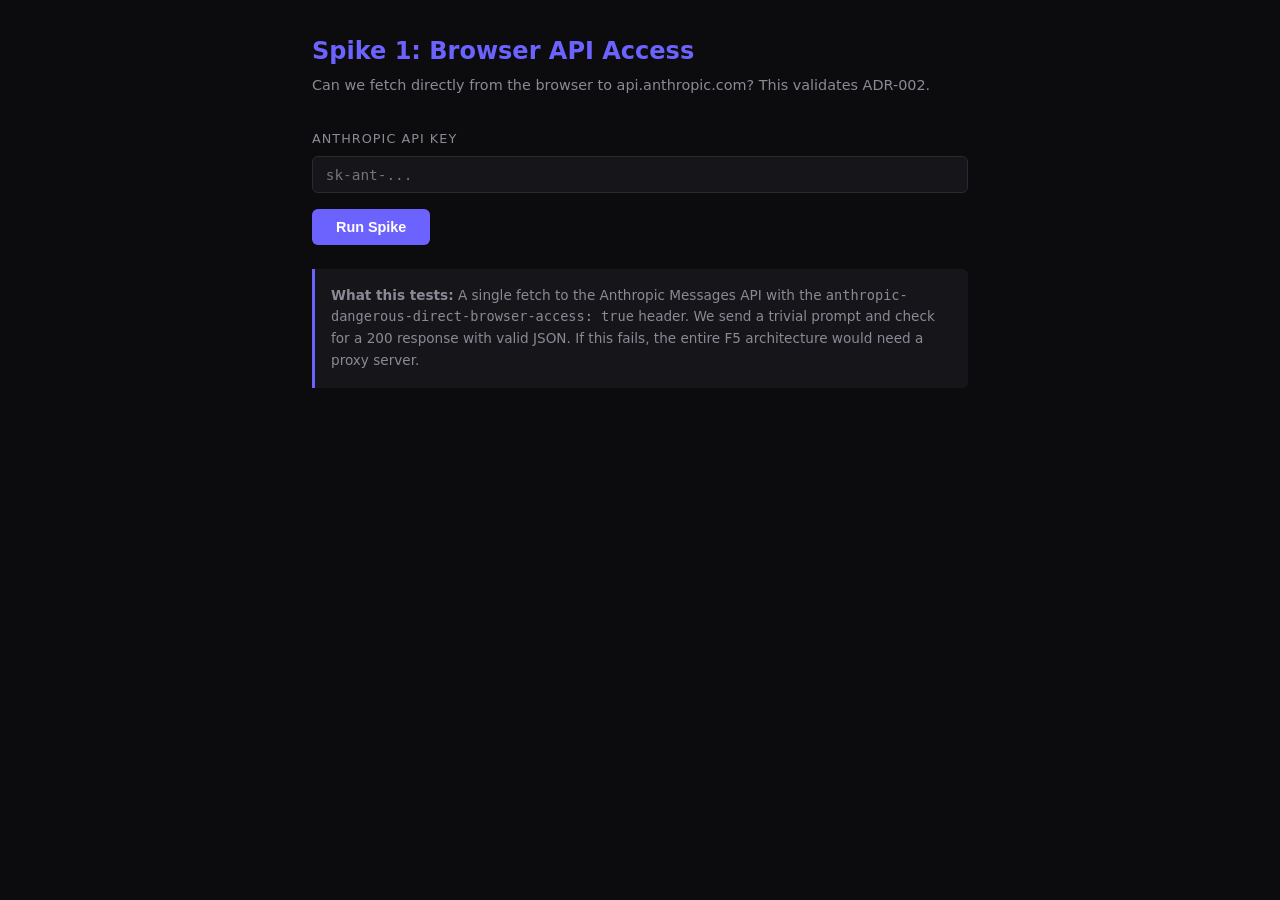
<file: spikes/spike-1-api-access.html>
<!DOCTYPE html>
<html lang="en">
<head>
<meta charset="UTF-8">
<meta name="viewport" content="width=device-width, initial-scale=1.0">
<title>F5 Spike 1 — Browser API Access</title>
<style>
*, *::before, *::after { margin: 0; padding: 0; box-sizing: border-box; }
:root { --bg: #0c0c0e; --surface: #16161a; --border: #2a2a32; --text: #e8e6e3; --muted: #8a8a96; --accent: #6c63ff; --green: #4ecdc4; --red: #ff6b6b; }
body { font-family: system-ui, -apple-system, sans-serif; background: var(--bg); color: var(--text); padding: 2rem; max-width: 720px; margin: 0 auto; line-height: 1.6; }
h1 { color: var(--accent); font-size: 1.5rem; margin-bottom: 0.25rem; }
.subtitle { color: var(--muted); font-size: 0.9rem; margin-bottom: 2rem; }
label { display: block; font-size: 0.8rem; color: var(--muted); text-transform: uppercase; letter-spacing: 0.08em; margin-bottom: 0.4rem; }
input { width: 100%; padding: 0.6rem 0.8rem; background: var(--surface); border: 1px solid var(--border); border-radius: 6px; color: var(--text); font-family: monospace; font-size: 0.9rem; margin-bottom: 1rem; }
input:focus { outline: none; border-color: var(--accent); }
button { padding: 0.6rem 1.5rem; background: var(--accent); color: #fff; border: none; border-radius: 6px; font-size: 0.9rem; font-weight: 600; cursor: pointer; }
button:hover { opacity: 0.9; }
button:disabled { opacity: 0.4; cursor: not-allowed; }
.result { margin-top: 1.5rem; padding: 1rem; background: var(--surface); border: 1px solid var(--border); border-radius: 8px; font-family: monospace; font-size: 0.8rem; white-space: pre-wrap; word-break: break-all; max-height: 400px; overflow-y: auto; }
.pass { border-color: var(--green); }
.pass::before { content: "PASS"; display: block; color: var(--green); font-weight: 700; margin-bottom: 0.5rem; font-family: system-ui; font-size: 1rem; }
.fail { border-color: var(--red); }
.fail::before { content: "FAIL"; display: block; color: var(--red); font-weight: 700; margin-bottom: 0.5rem; font-family: system-ui; font-size: 1rem; }
.info { margin-top: 1.5rem; padding: 1rem; background: var(--surface); border-left: 3px solid var(--accent); border-radius: 0 6px 6px 0; font-size: 0.85rem; color: var(--muted); }
</style>
</head>
<body>

<h1>Spike 1: Browser API Access</h1>
<p class="subtitle">Can we fetch directly from the browser to api.anthropic.com? This validates ADR-002.</p>

<label for="apiKey">Anthropic API Key</label>
<input type="password" id="apiKey" placeholder="sk-ant-..." />

<button id="runBtn" onclick="runSpike()">Run Spike</button>

<div id="output"></div>

<div class="info">
  <strong>What this tests:</strong> A single fetch to the Anthropic Messages API with the
  <code>anthropic-dangerous-direct-browser-access: true</code> header. We send a trivial
  prompt and check for a 200 response with valid JSON. If this fails, the entire F5
  architecture would need a proxy server.
</div>

<script>
async function runSpike() {
  const key = document.getElementById('apiKey').value.trim();
  if (!key) { alert('Enter your API key'); return; }

  const btn = document.getElementById('runBtn');
  const output = document.getElementById('output');
  btn.disabled = true;
  btn.textContent = 'Testing...';
  output.className = 'result';
  output.textContent = 'Sending request to api.anthropic.com...\n';

  const startTime = performance.now();

  try {
    const res = await fetch('https://api.anthropic.com/v1/messages', {
      method: 'POST',
      headers: {
        'Content-Type': 'application/json',
        'x-api-key': key,
        'anthropic-version': '2023-06-01',
        'anthropic-dangerous-direct-browser-access': 'true',
      },
      body: JSON.stringify({
        model: 'claude-haiku-4-5-20251001',
        max_tokens: 50,
        messages: [{ role: 'user', content: 'Reply with exactly: "F5 spike confirmed"' }],
      }),
    });

    const elapsed = Math.round(performance.now() - startTime);
    const data = await res.json();

    if (res.ok && data.content && data.content[0]) {
      output.className = 'result pass';
      output.textContent += `Status: ${res.status}\n`;
      output.textContent += `Latency: ${elapsed}ms\n`;
      output.textContent += `Model: ${data.model}\n`;
      output.textContent += `Response: "${data.content[0].text}"\n`;
      output.textContent += `Usage: ${data.usage.input_tokens} in / ${data.usage.output_tokens} out\n\n`;
      output.textContent += `--- Full response ---\n${JSON.stringify(data, null, 2)}`;
    } else {
      output.className = 'result fail';
      output.textContent += `Status: ${res.status}\n`;
      output.textContent += `Latency: ${elapsed}ms\n\n`;
      output.textContent += JSON.stringify(data, null, 2);
    }
  } catch (err) {
    output.className = 'result fail';
    output.textContent += `Network error: ${err.message}\n\n`;
    output.textContent += 'This likely means CORS is blocking the request.\n';
    output.textContent += 'Check the browser console (DevTools > Console) for details.';
  }

  btn.disabled = false;
  btn.textContent = 'Run Again';
}
</script>

</body>
</html>
</file>
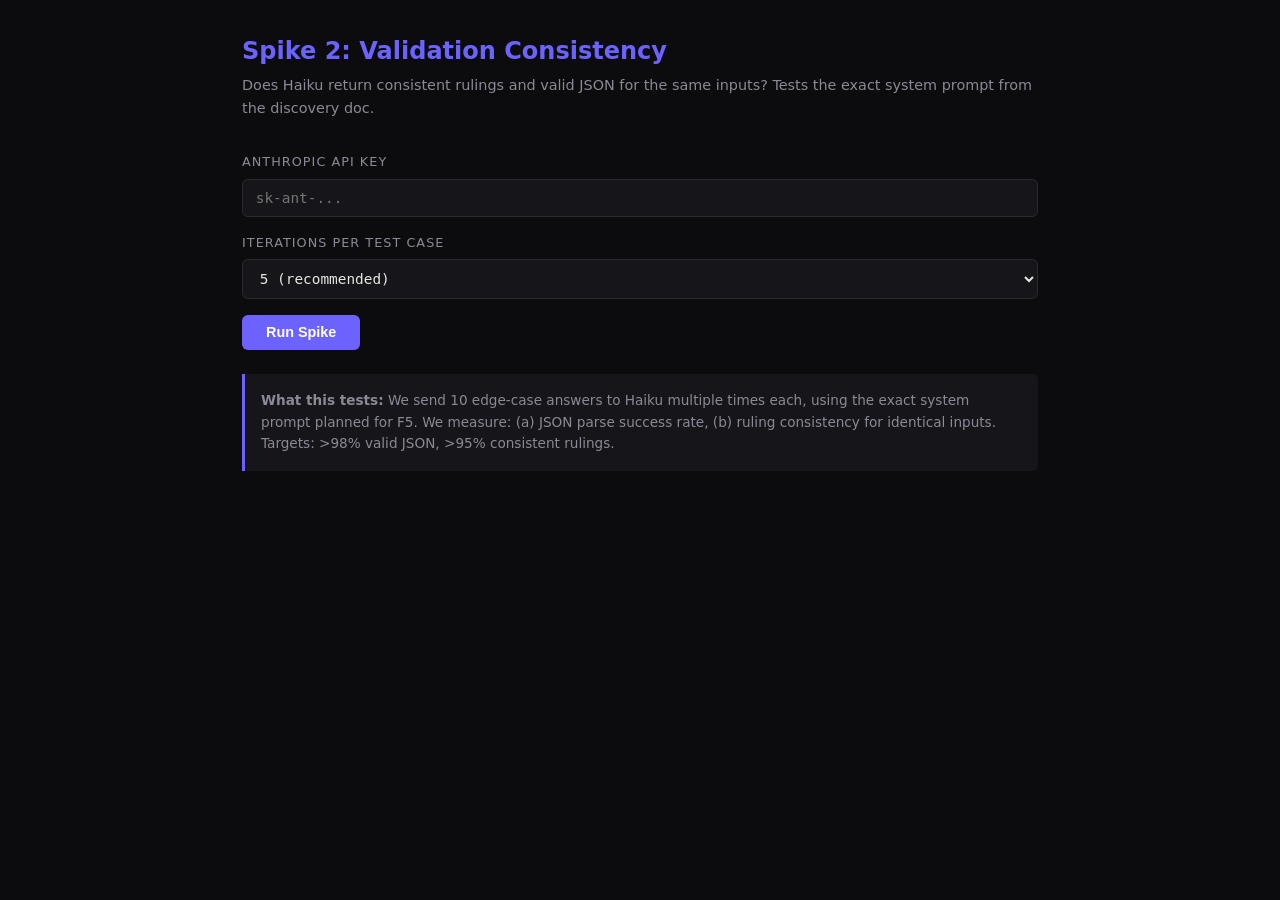
<file: spikes/spike-2-validation-consistency.html>
<!DOCTYPE html>
<html lang="en">
<head>
<meta charset="UTF-8">
<meta name="viewport" content="width=device-width, initial-scale=1.0">
<title>F5 Spike 2 — Validation Consistency</title>
<style>
*, *::before, *::after { margin: 0; padding: 0; box-sizing: border-box; }
:root { --bg: #0c0c0e; --surface: #16161a; --border: #2a2a32; --text: #e8e6e3; --muted: #8a8a96; --accent: #6c63ff; --green: #4ecdc4; --red: #ff6b6b; --yellow: #ffd93d; }
body { font-family: system-ui, -apple-system, sans-serif; background: var(--bg); color: var(--text); padding: 2rem; max-width: 860px; margin: 0 auto; line-height: 1.6; }
h1 { color: var(--accent); font-size: 1.5rem; margin-bottom: 0.25rem; }
.subtitle { color: var(--muted); font-size: 0.9rem; margin-bottom: 2rem; }
label { display: block; font-size: 0.8rem; color: var(--muted); text-transform: uppercase; letter-spacing: 0.08em; margin-bottom: 0.4rem; }
input, select { width: 100%; padding: 0.6rem 0.8rem; background: var(--surface); border: 1px solid var(--border); border-radius: 6px; color: var(--text); font-family: monospace; font-size: 0.9rem; margin-bottom: 1rem; }
input:focus, select:focus { outline: none; border-color: var(--accent); }
.row { display: flex; gap: 1rem; }
.row > * { flex: 1; }
button { padding: 0.6rem 1.5rem; background: var(--accent); color: #fff; border: none; border-radius: 6px; font-size: 0.9rem; font-weight: 600; cursor: pointer; }
button:hover { opacity: 0.9; }
button:disabled { opacity: 0.4; cursor: not-allowed; }
.progress { margin-top: 1rem; font-family: monospace; font-size: 0.85rem; color: var(--muted); }
table { width: 100%; border-collapse: collapse; margin-top: 1.5rem; font-size: 0.8rem; }
th { text-align: left; padding: 0.6rem 0.8rem; background: var(--surface); color: #fff; font-weight: 600; font-size: 0.7rem; text-transform: uppercase; letter-spacing: 0.06em; }
td { padding: 0.6rem 0.8rem; border-bottom: 1px solid var(--border); font-family: monospace; }
.consistent { color: var(--green); }
.inconsistent { color: var(--red); }
.summary { margin-top: 1.5rem; padding: 1rem; background: var(--surface); border-radius: 8px; }
.summary h3 { font-size: 1rem; margin-bottom: 0.5rem; }
.metric { display: inline-block; margin-right: 2rem; margin-bottom: 0.5rem; }
.metric-value { font-size: 1.5rem; font-weight: 700; }
.metric-label { font-size: 0.75rem; color: var(--muted); text-transform: uppercase; }
.info { margin-top: 1.5rem; padding: 1rem; background: var(--surface); border-left: 3px solid var(--accent); border-radius: 0 6px 6px 0; font-size: 0.85rem; color: var(--muted); }
</style>
</head>
<body>

<h1>Spike 2: Validation Consistency</h1>
<p class="subtitle">Does Haiku return consistent rulings and valid JSON for the same inputs? Tests the exact system prompt from the discovery doc.</p>

<label for="apiKey">Anthropic API Key</label>
<input type="password" id="apiKey" placeholder="sk-ant-..." />

<div class="row">
  <div>
    <label for="iterations">Iterations per test case</label>
    <select id="iterations">
      <option value="3">3 (quick sanity check)</option>
      <option value="5" selected>5 (recommended)</option>
      <option value="10">10 (thorough)</option>
      <option value="20">20 (full spike spec)</option>
    </select>
  </div>
</div>

<button id="runBtn" onclick="runSpike()">Run Spike</button>

<div class="progress" id="progress"></div>
<div id="summary"></div>
<div id="results"></div>

<div class="info">
  <strong>What this tests:</strong> We send 10 edge-case answers to Haiku multiple times each,
  using the exact system prompt planned for F5. We measure: (a) JSON parse success rate,
  (b) ruling consistency for identical inputs. Targets: >98% valid JSON, >95% consistent rulings.
</div>

<script>
const SYSTEM_PROMPT = `You are the judge for "Facts in Five."
Rules:
1. Answer must belong to the category.
2. Answer must start with the specified letter.
   - People: SURNAME is the keyword (e.g., "Einstein" for E).
   - Titles: ignore "The", "A", "An" (e.g., The Birds = B).
   - Places: first word (e.g., New York = N).
3. Must be real and verifiable - no fictional entries.
4. Common abbreviations/nicknames OK if widely recognized.
5. Minor spelling errors OK if clearly recognizable.

Respond with a JSON array only. No markdown fences.
Each element: {"id":"rXcY","valid":boolean,"explanation":"...","canonical":"..."}`;

const TEST_CASES = [
  { id: "r0c0", category: "Musical Artists", letter: "B", answer: "The Beatles" },
  { id: "r0c1", category: "World Cities", letter: "N", answer: "New York" },
  { id: "r0c2", category: "U.S. Presidents", letter: "K", answer: "JFK" },
  { id: "r1c0", category: "Animals", letter: "P", answer: "Platypus" },
  { id: "r1c1", category: "Countries", letter: "U", answer: "USA" },
  { id: "r1c2", category: "Movies", letter: "G", answer: "The Godfather" },
  { id: "r2c0", category: "Scientists", letter: "E", answer: "Albert Einstein" },
  { id: "r2c1", category: "Rivers", letter: "A", answer: "Amazon" },
  { id: "r2c2", category: "Olympic Sports", letter: "S", answer: "Sking" },
  { id: "r3c0", category: "Fruits", letter: "B", answer: "Brocoli" },
];

async function callAPI(key, answers) {
  const res = await fetch('https://api.anthropic.com/v1/messages', {
    method: 'POST',
    headers: {
      'Content-Type': 'application/json',
      'x-api-key': key,
      'anthropic-version': '2023-06-01',
      'anthropic-dangerous-direct-browser-access': 'true',
    },
    body: JSON.stringify({
      model: 'claude-haiku-4-5-20251001',
      max_tokens: 1500,
      temperature: 0,
      messages: [{
        role: 'user',
        content: `Validate:\n${JSON.stringify(answers)}`,
      }],
      system: SYSTEM_PROMPT,
    }),
  });

  if (!res.ok) {
    const err = await res.json();
    throw new Error(`API ${res.status}: ${err.error?.message || JSON.stringify(err)}`);
  }

  return res.json();
}

function parseResponse(data) {
  const text = data.content[0].text.trim();
  // Try parsing directly, then try stripping markdown fences
  try {
    return { parsed: true, results: JSON.parse(text) };
  } catch {
    const cleaned = text.replace(/^```(?:json)?\n?/m, '').replace(/\n?```$/m, '');
    try {
      return { parsed: true, results: JSON.parse(cleaned) };
    } catch {
      return { parsed: false, raw: text };
    }
  }
}

async function runSpike() {
  const key = document.getElementById('apiKey').value.trim();
  if (!key) { alert('Enter your API key'); return; }

  const iterations = parseInt(document.getElementById('iterations').value);
  const btn = document.getElementById('runBtn');
  const progress = document.getElementById('progress');
  const summaryDiv = document.getElementById('summary');
  const resultsDiv = document.getElementById('results');

  btn.disabled = true;
  btn.textContent = 'Running...';
  summaryDiv.innerHTML = '';
  resultsDiv.innerHTML = '';

  const totalCalls = iterations;
  let completedCalls = 0;
  let jsonSuccesses = 0;
  let jsonFailures = 0;

  // Store results per test case ID across iterations
  const rulingsByCase = {};
  TEST_CASES.forEach(tc => { rulingsByCase[tc.id] = []; });

  for (let i = 0; i < iterations; i++) {
    progress.textContent = `Iteration ${i + 1}/${iterations}...`;

    try {
      const data = await callAPI(key, TEST_CASES);
      const { parsed, results, raw } = parseResponse(data);

      if (parsed) {
        jsonSuccesses++;
        results.forEach(r => {
          if (rulingsByCase[r.id]) {
            rulingsByCase[r.id].push({ valid: r.valid, explanation: r.explanation, canonical: r.canonical });
          }
        });
      } else {
        jsonFailures++;
        progress.textContent += ` [JSON parse failed]`;
      }
    } catch (err) {
      jsonFailures++;
      progress.textContent += ` [Error: ${err.message}]`;
    }

    completedCalls++;

    // Small delay to avoid rate limiting
    if (i < iterations - 1) {
      await new Promise(r => setTimeout(r, 500));
    }
  }

  // Analyze consistency
  let consistentCount = 0;
  let totalCases = 0;
  const caseResults = [];

  TEST_CASES.forEach(tc => {
    const rulings = rulingsByCase[tc.id];
    if (rulings.length === 0) return;
    totalCases++;

    const validValues = rulings.map(r => r.valid);
    const allSame = validValues.every(v => v === validValues[0]);
    if (allSame) consistentCount++;

    const trueCount = validValues.filter(v => v === true).length;
    const falseCount = validValues.filter(v => v === false).length;

    caseResults.push({
      ...tc,
      rulings,
      consistent: allSame,
      trueCount,
      falseCount,
      majorityRuling: trueCount >= falseCount ? 'valid' : 'invalid',
    });
  });

  const jsonRate = totalCalls > 0 ? ((jsonSuccesses / totalCalls) * 100).toFixed(1) : 0;
  const consistencyRate = totalCases > 0 ? ((consistentCount / totalCases) * 100).toFixed(1) : 0;

  const jsonColor = jsonRate >= 98 ? 'var(--green)' : jsonRate >= 90 ? 'var(--yellow)' : 'var(--red)';
  const consColor = consistencyRate >= 95 ? 'var(--green)' : consistencyRate >= 80 ? 'var(--yellow)' : 'var(--red)';

  summaryDiv.innerHTML = `
    <div class="summary">
      <h3>Results</h3>
      <div class="metric">
        <div class="metric-value" style="color:${jsonColor}">${jsonRate}%</div>
        <div class="metric-label">JSON Parse Rate (target: >98%)</div>
      </div>
      <div class="metric">
        <div class="metric-value" style="color:${consColor}">${consistencyRate}%</div>
        <div class="metric-label">Ruling Consistency (target: >95%)</div>
      </div>
      <div class="metric">
        <div class="metric-value">${iterations}</div>
        <div class="metric-label">Iterations</div>
      </div>
    </div>
  `;

  // Build results table
  let tableHTML = `<table><thead><tr>
    <th>Test Case</th><th>Category</th><th>Letter</th><th>Answer</th>
    <th>Rulings</th><th>Consistent?</th><th>Sample Explanation</th>
  </tr></thead><tbody>`;

  caseResults.forEach(c => {
    const cls = c.consistent ? 'consistent' : 'inconsistent';
    const rulingStr = c.rulings.map(r => r.valid ? 'T' : 'F').join(' ');
    const sampleExp = c.rulings[0]?.explanation || '-';
    tableHTML += `<tr>
      <td>${c.id}</td>
      <td>${c.category}</td>
      <td>${c.letter}</td>
      <td>${c.answer}</td>
      <td class="${cls}">${rulingStr} (${c.trueCount}T/${c.falseCount}F)</td>
      <td class="${cls}">${c.consistent ? 'Yes' : 'NO'}</td>
      <td style="color:var(--muted);max-width:200px;overflow:hidden;text-overflow:ellipsis">${sampleExp}</td>
    </tr>`;
  });

  tableHTML += '</tbody></table>';
  resultsDiv.innerHTML = tableHTML;

  progress.textContent = `Done. ${jsonSuccesses}/${totalCalls} calls returned valid JSON.`;
  btn.disabled = false;
  btn.textContent = 'Run Again';
}
</script>

</body>
</html>
</file>
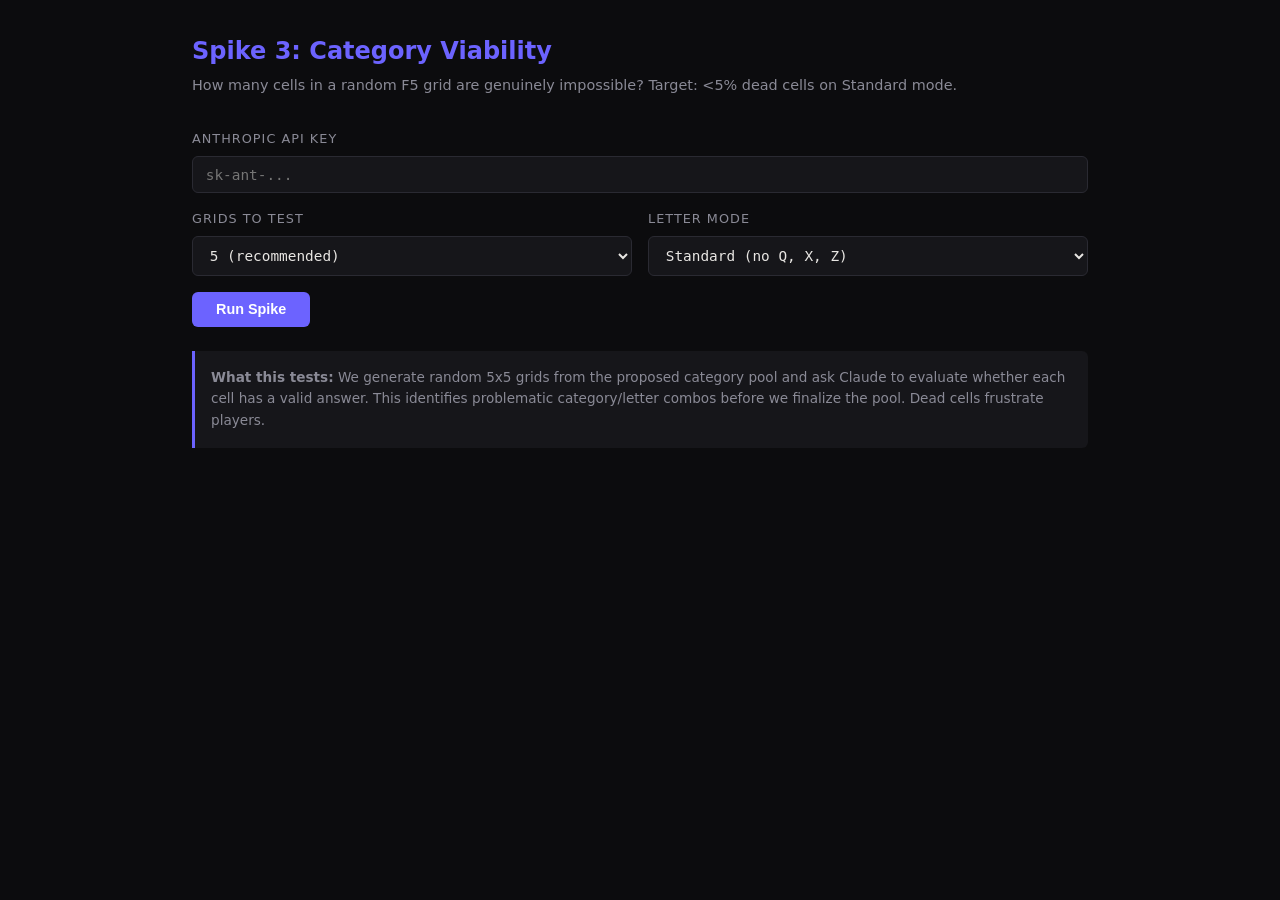
<file: spikes/spike-3-category-viability.html>
<!DOCTYPE html>
<html lang="en">
<head>
<meta charset="UTF-8">
<meta name="viewport" content="width=device-width, initial-scale=1.0">
<title>F5 Spike 3 — Category Viability</title>
<style>
*, *::before, *::after { margin: 0; padding: 0; box-sizing: border-box; }
:root { --bg: #0c0c0e; --surface: #16161a; --border: #2a2a32; --text: #e8e6e3; --muted: #8a8a96; --accent: #6c63ff; --green: #4ecdc4; --red: #ff6b6b; --yellow: #ffd93d; }
body { font-family: system-ui, -apple-system, sans-serif; background: var(--bg); color: var(--text); padding: 2rem; max-width: 960px; margin: 0 auto; line-height: 1.6; }
h1 { color: var(--accent); font-size: 1.5rem; margin-bottom: 0.25rem; }
.subtitle { color: var(--muted); font-size: 0.9rem; margin-bottom: 2rem; }
label { display: block; font-size: 0.8rem; color: var(--muted); text-transform: uppercase; letter-spacing: 0.08em; margin-bottom: 0.4rem; }
input, select { width: 100%; padding: 0.6rem 0.8rem; background: var(--surface); border: 1px solid var(--border); border-radius: 6px; color: var(--text); font-family: monospace; font-size: 0.9rem; margin-bottom: 1rem; }
input:focus, select:focus { outline: none; border-color: var(--accent); }
.row { display: flex; gap: 1rem; }
.row > * { flex: 1; }
button { padding: 0.6rem 1.5rem; background: var(--accent); color: #fff; border: none; border-radius: 6px; font-size: 0.9rem; font-weight: 600; cursor: pointer; }
button:hover { opacity: 0.9; }
button:disabled { opacity: 0.4; cursor: not-allowed; }
.progress { margin-top: 1rem; font-family: monospace; font-size: 0.85rem; color: var(--muted); }
.summary { margin-top: 1.5rem; padding: 1rem; background: var(--surface); border-radius: 8px; }
.summary h3 { font-size: 1rem; margin-bottom: 0.5rem; }
.metric { display: inline-block; margin-right: 2rem; margin-bottom: 0.5rem; }
.metric-value { font-size: 1.5rem; font-weight: 700; }
.metric-label { font-size: 0.75rem; color: var(--muted); text-transform: uppercase; }
.grid-result { margin-top: 1.5rem; padding: 1rem; background: var(--surface); border: 1px solid var(--border); border-radius: 8px; }
.grid-result h4 { font-size: 0.9rem; margin-bottom: 0.75rem; }
.grid-table { width: 100%; border-collapse: collapse; font-size: 0.75rem; font-family: monospace; }
.grid-table th { padding: 0.4rem 0.5rem; background: var(--bg); color: var(--accent); font-weight: 600; text-align: center; }
.grid-table td { padding: 0.4rem 0.5rem; border: 1px solid var(--border); text-align: center; }
.cell-ok { background: rgba(78,205,196,0.1); color: var(--green); }
.cell-dead { background: rgba(255,107,107,0.15); color: var(--red); }
.cell-hard { background: rgba(255,217,61,0.1); color: var(--yellow); }
.info { margin-top: 1.5rem; padding: 1rem; background: var(--surface); border-left: 3px solid var(--accent); border-radius: 0 6px 6px 0; font-size: 0.85rem; color: var(--muted); }
</style>
</head>
<body>

<h1>Spike 3: Category Viability</h1>
<p class="subtitle">How many cells in a random F5 grid are genuinely impossible? Target: &lt;5% dead cells on Standard mode.</p>

<label for="apiKey">Anthropic API Key</label>
<input type="password" id="apiKey" placeholder="sk-ant-..." />

<div class="row">
  <div>
    <label for="gridCount">Grids to test</label>
    <select id="gridCount">
      <option value="3">3 (quick check)</option>
      <option value="5" selected>5 (recommended)</option>
      <option value="10">10 (thorough)</option>
      <option value="20">20 (full spike spec)</option>
    </select>
  </div>
  <div>
    <label for="mode">Letter mode</label>
    <select id="mode">
      <option value="standard" selected>Standard (no Q, X, Z)</option>
      <option value="expert">Expert (all letters)</option>
    </select>
  </div>
</div>

<button id="runBtn" onclick="runSpike()">Run Spike</button>

<div class="progress" id="progress"></div>
<div id="summary"></div>
<div id="results"></div>

<div class="info">
  <strong>What this tests:</strong> We generate random 5x5 grids from the proposed category pool
  and ask Claude to evaluate whether each cell has a valid answer. This identifies problematic
  category/letter combos before we finalize the pool. Dead cells frustrate players.
</div>

<script>
// Proposed category pool (~60 categories with tags)
const CATEGORIES = [
  { name: "Animals", tag: "nature" },
  { name: "Birds", tag: "nature" },
  { name: "Flowers", tag: "nature" },
  { name: "Trees", tag: "nature" },
  { name: "Fruits", tag: "food" },
  { name: "Vegetables", tag: "food" },
  { name: "Spices & Herbs", tag: "food" },
  { name: "Cheeses", tag: "food" },
  { name: "Countries", tag: "geography" },
  { name: "World Cities", tag: "geography" },
  { name: "U.S. States", tag: "geography" },
  { name: "Rivers", tag: "geography" },
  { name: "Mountains", tag: "geography" },
  { name: "Islands", tag: "geography" },
  { name: "Deserts", tag: "geography" },
  { name: "Lakes", tag: "geography" },
  { name: "Movies", tag: "entertainment" },
  { name: "TV Shows", tag: "entertainment" },
  { name: "Musical Artists", tag: "entertainment" },
  { name: "Songs", tag: "entertainment" },
  { name: "Broadway Musicals", tag: "entertainment" },
  { name: "Video Games", tag: "entertainment" },
  { name: "Board Games", tag: "entertainment" },
  { name: "Authors", tag: "arts" },
  { name: "Painters", tag: "arts" },
  { name: "Sculptors", tag: "arts" },
  { name: "Novels", tag: "arts" },
  { name: "Poets", tag: "arts" },
  { name: "U.S. Presidents", tag: "history" },
  { name: "Historical Figures", tag: "history" },
  { name: "Ancient Civilizations", tag: "history" },
  { name: "Wars & Conflicts", tag: "history" },
  { name: "Scientists", tag: "science" },
  { name: "Chemical Elements", tag: "science" },
  { name: "Inventions", tag: "science" },
  { name: "Diseases & Conditions", tag: "science" },
  { name: "Planets & Moons", tag: "science" },
  { name: "Olympic Sports", tag: "sports" },
  { name: "Team Sports", tag: "sports" },
  { name: "Athletes", tag: "sports" },
  { name: "Car Brands", tag: "things" },
  { name: "Clothing Items", tag: "things" },
  { name: "Musical Instruments", tag: "things" },
  { name: "Tools", tag: "things" },
  { name: "Currencies", tag: "things" },
  { name: "Languages", tag: "things" },
  { name: "Dog Breeds", tag: "nature" },
  { name: "Gemstones", tag: "things" },
  { name: "Dances", tag: "arts" },
  { name: "Mythological Figures", tag: "history" },
  { name: "Professions", tag: "things" },
  { name: "Fabrics & Textiles", tag: "things" },
  { name: "Cocktails & Drinks", tag: "food" },
  { name: "Pasta Shapes", tag: "food" },
  { name: "Philosophers", tag: "arts" },
  { name: "Composers", tag: "arts" },
  { name: "Dinosaurs", tag: "science" },
  { name: "Bodies of Water", tag: "geography" },
  { name: "National Parks", tag: "geography" },
  { name: "Cartoon Characters", tag: "entertainment" },
];

const STANDARD_LETTERS = 'ABCDEFGHIJKLMNOPRSTUVWY'.split('');
const EXPERT_LETTERS = 'ABCDEFGHIJKLMNOPQRSTUVWXYZ'.split('');

function shuffle(arr) {
  const a = [...arr];
  for (let i = a.length - 1; i > 0; i--) {
    const j = Math.floor(Math.random() * (i + 1));
    [a[i], a[j]] = [a[j], a[i]];
  }
  return a;
}

function generateGrid(mode) {
  // Pick 5 categories (no two from same tag)
  const shuffled = shuffle(CATEGORIES);
  const picked = [];
  const usedTags = new Set();
  for (const cat of shuffled) {
    if (!usedTags.has(cat.tag) && picked.length < 5) {
      picked.push(cat);
      usedTags.add(cat.tag);
    }
  }
  // If we couldn't get 5 unique tags, fill from remaining
  if (picked.length < 5) {
    for (const cat of shuffled) {
      if (!picked.includes(cat) && picked.length < 5) {
        picked.push(cat);
      }
    }
  }

  const pool = mode === 'expert' ? EXPERT_LETTERS : STANDARD_LETTERS;
  const letters = shuffle(pool).slice(0, 5);

  return { categories: picked, letters };
}

async function evaluateGrid(key, grid) {
  const cells = [];
  for (const cat of grid.categories) {
    for (const letter of grid.letters) {
      cells.push({ category: cat.name, letter });
    }
  }

  const res = await fetch('https://api.anthropic.com/v1/messages', {
    method: 'POST',
    headers: {
      'Content-Type': 'application/json',
      'x-api-key': key,
      'anthropic-version': '2023-06-01',
      'anthropic-dangerous-direct-browser-access': 'true',
    },
    body: JSON.stringify({
      model: 'claude-haiku-4-5-20251001',
      max_tokens: 3000,
      temperature: 0,
      system: `For each category/letter pair, evaluate whether a reasonably knowledgeable person could name a valid answer. Respond with a JSON array only. No markdown fences. Each element: {"category":"...","letter":"...","feasible":true/false,"difficulty":"easy"|"medium"|"hard","example":"..."}. "feasible" means at least one real answer exists. "hard" means most people wouldn't know one.`,
      messages: [{
        role: 'user',
        content: `Evaluate these 25 cells:\n${JSON.stringify(cells)}`,
      }],
    }),
  });

  if (!res.ok) {
    const err = await res.json();
    throw new Error(`API ${res.status}: ${err.error?.message || JSON.stringify(err)}`);
  }

  const data = await res.json();
  const text = data.content[0].text.trim();

  try {
    return JSON.parse(text);
  } catch {
    const cleaned = text.replace(/^```(?:json)?\n?/m, '').replace(/\n?```$/m, '');
    return JSON.parse(cleaned);
  }
}

async function runSpike() {
  const key = document.getElementById('apiKey').value.trim();
  if (!key) { alert('Enter your API key'); return; }

  const gridCount = parseInt(document.getElementById('gridCount').value);
  const mode = document.getElementById('mode').value;
  const btn = document.getElementById('runBtn');
  const progress = document.getElementById('progress');
  const summaryDiv = document.getElementById('summary');
  const resultsDiv = document.getElementById('results');

  btn.disabled = true;
  btn.textContent = 'Running...';
  summaryDiv.innerHTML = '';
  resultsDiv.innerHTML = '';

  let totalCells = 0;
  let deadCells = 0;
  let hardCells = 0;
  let easyCells = 0;
  const gridResults = [];

  for (let i = 0; i < gridCount; i++) {
    progress.textContent = `Evaluating grid ${i + 1}/${gridCount}...`;

    const grid = generateGrid(mode);
    try {
      const evaluation = await evaluateGrid(key, grid);

      let gridDead = 0;
      let gridHard = 0;

      // Build a lookup for rendering
      const cellMap = {};
      evaluation.forEach(cell => {
        const key = `${cell.category}|${cell.letter}`;
        cellMap[key] = cell;
        totalCells++;
        if (!cell.feasible) { deadCells++; gridDead++; }
        else if (cell.difficulty === 'hard') { hardCells++; gridHard++; }
        else if (cell.difficulty === 'easy') { easyCells++; }
      });

      gridResults.push({ grid, cellMap, dead: gridDead, hard: gridHard });
    } catch (err) {
      progress.textContent += ` [Error: ${err.message}]`;
      gridResults.push({ grid, error: err.message });
    }

    if (i < gridCount - 1) {
      await new Promise(r => setTimeout(r, 800));
    }
  }

  // Summary
  const deadRate = totalCells > 0 ? ((deadCells / totalCells) * 100).toFixed(1) : 0;
  const hardRate = totalCells > 0 ? ((hardCells / totalCells) * 100).toFixed(1) : 0;
  const deadColor = deadRate < 5 ? 'var(--green)' : deadRate < 15 ? 'var(--yellow)' : 'var(--red)';
  const target = mode === 'standard' ? '<5%' : '<15%';

  summaryDiv.innerHTML = `
    <div class="summary">
      <h3>Results (${mode} mode)</h3>
      <div class="metric">
        <div class="metric-value" style="color:${deadColor}">${deadRate}%</div>
        <div class="metric-label">Dead cells (target: ${target})</div>
      </div>
      <div class="metric">
        <div class="metric-value" style="color:var(--yellow)">${hardRate}%</div>
        <div class="metric-label">Hard cells</div>
      </div>
      <div class="metric">
        <div class="metric-value">${totalCells}</div>
        <div class="metric-label">Total cells evaluated</div>
      </div>
      <div class="metric">
        <div class="metric-value">${deadCells}</div>
        <div class="metric-label">Impossible cells</div>
      </div>
    </div>
  `;

  // Render each grid
  let html = '';
  gridResults.forEach((gr, i) => {
    if (gr.error) {
      html += `<div class="grid-result"><h4>Grid ${i + 1} - Error: ${gr.error}</h4></div>`;
      return;
    }

    html += `<div class="grid-result">`;
    html += `<h4>Grid ${i + 1} <span style="color:var(--muted);font-weight:400">(${gr.dead} dead, ${gr.hard} hard)</span></h4>`;
    html += `<table class="grid-table"><thead><tr><th></th>`;
    gr.grid.letters.forEach(l => { html += `<th>${l}</th>`; });
    html += `</tr></thead><tbody>`;

    gr.grid.categories.forEach(cat => {
      html += `<tr><th style="text-align:left;white-space:nowrap">${cat.name}</th>`;
      gr.grid.letters.forEach(letter => {
        const cell = gr.cellMap[`${cat.name}|${letter}`];
        if (!cell) {
          html += `<td>?</td>`;
        } else if (!cell.feasible) {
          html += `<td class="cell-dead" title="Impossible">X</td>`;
        } else if (cell.difficulty === 'hard') {
          html += `<td class="cell-hard" title="${cell.example}">${cell.example || 'H'}</td>`;
        } else {
          html += `<td class="cell-ok" title="${cell.example}">${cell.example || 'OK'}</td>`;
        }
      });
      html += `</tr>`;
    });

    html += `</tbody></table></div>`;
  });

  resultsDiv.innerHTML = html;
  progress.textContent = `Done. ${gridCount} grids evaluated (${totalCells} cells).`;
  btn.disabled = false;
  btn.textContent = 'Run Again';
}
</script>

</body>
</html>
</file>
<file: css/tokens.css>
/* F5 Design Tokens — Variable Contract
   Components reference ONLY var(--f5-*), never hard-coded values.
   Theme classes on <body> override these variables. */

/* ============================================================
   DEFAULT THEME: Newspaper
   ============================================================ */
:root {
  /* Colors — surface */
  --f5-bg: #F2EDE4;
  --f5-surface: #FAF6EF;
  --f5-border: #C4BDA8;
  --f5-border-strong: #1A1A1A;

  /* Colors — text */
  --f5-text: #1A1A1A;
  --f5-text-body: #4A4A4A;
  --f5-text-muted: #706E60;

  /* Colors — accent */
  --f5-accent: #C8102E;
  --f5-accent-hover: #A00D24;

  /* Colors — semantic */
  --f5-valid: #2D6A2D;
  --f5-invalid: #C8102E;
  --f5-warning: #B8860B;

  /* Typography — families */
  --f5-font-heading: 'Playfair Display', Georgia, serif;
  --f5-font-body: 'Source Serif 4', 'Georgia', serif;
  --f5-font-mono: 'Courier Prime', 'Courier New', monospace;
  --f5-font-ui: 'Source Serif 4', 'Georgia', serif;

  /* Typography — sizes */
  --f5-text-xs: 0.75rem;
  --f5-text-sm: 0.875rem;
  --f5-text-base: 1rem;
  --f5-text-lg: 1.125rem;
  --f5-text-xl: 1.5rem;
  --f5-text-2xl: 2rem;
  --f5-text-3xl: 3rem;

  /* Typography — weights */
  --f5-weight-normal: 400;
  --f5-weight-medium: 500;
  --f5-weight-bold: 700;
  --f5-weight-black: 900;

  /* Spacing */
  --f5-space-xs: 0.25rem;
  --f5-space-sm: 0.5rem;
  --f5-space-md: 1rem;
  --f5-space-lg: 1.5rem;
  --f5-space-xl: 2rem;
  --f5-space-2xl: 3rem;
  --f5-space-3xl: 4rem;

  /* Borders */
  --f5-radius: 0px;
  --f5-radius-sm: 0px;
  --f5-radius-lg: 0px;
  --f5-border-width: 1px;
  --f5-border-width-thick: 2px;

  /* Shadows */
  --f5-shadow-sm: none;
  --f5-shadow-md: none;
  --f5-shadow-lg: none;

  /* Transitions */
  --f5-transition-fast: 100ms ease;
  --f5-transition-base: 200ms ease;
  --f5-transition-slow: 400ms ease;

  /* Grid-specific */
  --f5-grid-border: var(--f5-border-strong);
  --f5-grid-cell-border: var(--f5-border-strong);
  --f5-grid-cell-bg: var(--f5-surface);
  --f5-grid-cell-active: #FFF8E7;
  --f5-grid-cell-filled: var(--f5-surface);
  --f5-grid-cell-locked: #F0EBE0;
  --f5-grid-header-bg: var(--f5-bg);
  --f5-grid-header-text: var(--f5-text);

  /* Timer-specific */
  --f5-timer-color: var(--f5-text);
  --f5-timer-warning: var(--f5-accent);
  --f5-timer-critical: var(--f5-accent);
  --f5-timer-bar-bg: var(--f5-border);
  --f5-timer-bar-fill: var(--f5-text);

  /* Button-specific */
  --f5-btn-bg: var(--f5-text);
  --f5-btn-text: var(--f5-bg);
  --f5-btn-hover-bg: #333;
  --f5-btn-radius: 0px;

  /* Layout */
  --f5-max-width: 720px;
  --f5-header-height: 3.5rem;
}


/* ============================================================
   THEME: Retro Bookshelf
   ============================================================ */
body.theme-retro {
  --f5-bg: #F5E6C8;
  --f5-surface: #FFF8EE;
  --f5-border: #D4C4A0;
  --f5-border-strong: #8B4513;

  --f5-text: #3B2F2F;
  --f5-text-body: #5C4A3A;
  --f5-text-muted: #6E5F4E;

  --f5-accent: #C41E3A;
  --f5-accent-hover: #A0182E;

  --f5-valid: #2D6A2D;
  --f5-invalid: #C41E3A;
  --f5-warning: #DAA520;

  --f5-font-heading: 'Playfair Display', Georgia, serif;
  --f5-font-body: 'Libre Franklin', 'Helvetica Neue', sans-serif;
  --f5-font-mono: 'Courier Prime', 'Courier New', monospace;
  --f5-font-ui: 'Libre Franklin', 'Helvetica Neue', sans-serif;

  --f5-radius: 4px;
  --f5-radius-sm: 2px;
  --f5-radius-lg: 8px;
  --f5-border-width: 1px;
  --f5-border-width-thick: 3px;

  --f5-shadow-sm: 0 1px 3px rgba(59,47,47,0.1);
  --f5-shadow-md: 0 2px 8px rgba(59,47,47,0.12);
  --f5-shadow-lg: 0 4px 16px rgba(59,47,47,0.15);

  --f5-grid-border: #8B4513;
  --f5-grid-cell-border: #D4C4A0;
  --f5-grid-cell-bg: #FFF8EE;
  --f5-grid-cell-active: #FFF3DC;
  --f5-grid-cell-filled: #FFF8EE;
  --f5-grid-cell-locked: #F0E6D0;
  --f5-grid-header-bg: #F5E6C8;
  --f5-grid-header-text: #3B2F2F;

  --f5-timer-bar-fill: #DAA520;
  --f5-timer-warning: #C41E3A;

  --f5-btn-bg: #8B4513;
  --f5-btn-text: #FFF8EE;
  --f5-btn-hover-bg: #6B3410;
  --f5-btn-radius: 4px;
}


/* ============================================================
   THEME: Minimal Modernist
   ============================================================ */
body.theme-minimal {
  --f5-bg: #FFFFFF;
  --f5-surface: #FAFAFA;
  --f5-border: #D4D4D4;
  --f5-border-strong: #1A1A1A;

  --f5-text: #1A1A1A;
  --f5-text-body: #4A4A4A;
  --f5-text-muted: #717171;

  --f5-accent: #C43600;
  --f5-accent-hover: #A02D00;

  --f5-valid: #157A15;
  --f5-invalid: #C43600;
  --f5-warning: #E6A800;

  --f5-font-heading: 'Inter', -apple-system, sans-serif;
  --f5-font-body: 'Inter', -apple-system, sans-serif;
  --f5-font-mono: 'Inter', -apple-system, sans-serif;
  --f5-font-ui: 'Inter', -apple-system, sans-serif;

  --f5-radius: 0px;
  --f5-radius-sm: 0px;
  --f5-radius-lg: 0px;

  --f5-shadow-sm: none;
  --f5-shadow-md: none;
  --f5-shadow-lg: none;

  --f5-grid-border: transparent;
  --f5-grid-cell-border: #D4D4D4;
  --f5-grid-cell-bg: #FFFFFF;
  --f5-grid-cell-active: #FAFAFA;
  --f5-grid-cell-filled: #FFFFFF;
  --f5-grid-cell-locked: #F5F5F5;
  --f5-grid-header-bg: #FFFFFF;
  --f5-grid-header-text: #1A1A1A;

  --f5-timer-bar-fill: #1A1A1A;

  --f5-btn-bg: #1A1A1A;
  --f5-btn-text: #FFFFFF;
  --f5-btn-hover-bg: #333;
  --f5-btn-radius: 0px;
}



/* ============================================================
   THEME: Library Study
   ============================================================ */
body.theme-library {
  --f5-bg: #1E1209;
  --f5-surface: #2A1F14;
  --f5-border: #5C3A21;
  --f5-border-strong: #B8860B;

  --f5-text: #E8DCC8;
  --f5-text-body: #C8B898;
  --f5-text-muted: #A8956E;

  --f5-accent: #B8860B;
  --f5-accent-hover: #9A7009;

  --f5-valid: #5A9A5A;
  --f5-invalid: #D05050;
  --f5-warning: #B8860B;

  --f5-font-heading: 'EB Garamond', Georgia, serif;
  --f5-font-body: 'Source Serif 4', Georgia, serif;
  --f5-font-mono: 'Courier Prime', 'Courier New', monospace;
  --f5-font-ui: 'Source Serif 4', Georgia, serif;

  --f5-radius: 4px;
  --f5-radius-sm: 2px;
  --f5-radius-lg: 8px;

  --f5-shadow-sm: 0 1px 4px rgba(0,0,0,0.3);
  --f5-shadow-md: 0 2px 12px rgba(0,0,0,0.4);
  --f5-shadow-lg: 0 4px 24px rgba(0,0,0,0.5);

  --f5-grid-border: #B8860B;
  --f5-grid-cell-border: #3A2A18;
  --f5-grid-cell-bg: #2A1F14;
  --f5-grid-cell-active: #342818;
  --f5-grid-cell-filled: #2A1F14;
  --f5-grid-cell-locked: #221A10;
  --f5-grid-header-bg: #1E1209;
  --f5-grid-header-text: #E8DCC8;

  --f5-timer-color: #E8DCC8;
  --f5-timer-bar-fill: #B8860B;
  --f5-timer-bar-bg: #5C3A21;
  --f5-timer-warning: #D05050;
  --f5-timer-critical: #D05050;

  --f5-btn-bg: #B8860B;
  --f5-btn-text: #1E1209;
  --f5-btn-hover-bg: #9A7009;
  --f5-btn-radius: 4px;
}


/* ============================================================
   THEME: Botanical
   ============================================================ */
body.theme-botanical {
  --f5-bg: #F7F3EC;
  --f5-surface: #FDFBF7;
  --f5-border: #D4CCBA;
  --f5-border-strong: #8B5E3C;

  --f5-text: #2C3319;
  --f5-text-body: #4A5438;
  --f5-text-muted: #6B7A5A;

  --f5-accent: #A0714A;
  --f5-accent-hover: #8A6040;

  --f5-valid: #2D5016;
  --f5-invalid: #A03030;
  --f5-warning: #A0714A;

  --f5-font-heading: 'Cormorant Garamond', Georgia, serif;
  --f5-font-body: 'Lato', 'Helvetica Neue', sans-serif;
  --f5-font-mono: 'Courier Prime', 'Courier New', monospace;
  --f5-font-ui: 'Lato', 'Helvetica Neue', sans-serif;

  --f5-radius: 8px;
  --f5-radius-sm: 4px;
  --f5-radius-lg: 12px;

  --f5-shadow-sm: 0 1px 4px rgba(44,51,25,0.06);
  --f5-shadow-md: 0 2px 10px rgba(44,51,25,0.08);
  --f5-shadow-lg: 0 4px 20px rgba(44,51,25,0.1);

  --f5-grid-border: #D4CCBA;
  --f5-grid-cell-border: #E8E2D6;
  --f5-grid-cell-bg: #FDFBF7;
  --f5-grid-cell-active: #F7F3EC;
  --f5-grid-cell-filled: #FDFBF7;
  --f5-grid-cell-locked: #F0EBE0;
  --f5-grid-header-bg: #F7F3EC;
  --f5-grid-header-text: #2C3319;

  --f5-timer-bar-fill: #7B9E5C;
  --f5-timer-warning: #D4956A;

  --f5-btn-bg: #2D5016;
  --f5-btn-text: #FDFBF7;
  --f5-btn-hover-bg: #234010;
  --f5-btn-radius: 8px;
}
</file>
<file: css/layout.css>
/* F5 Layout — screen structure, game grid, responsive */

body {
  background: var(--f5-bg);
  color: var(--f5-text);
  font-family: var(--f5-font-body);
  font-size: var(--f5-text-base);
  font-weight: var(--f5-weight-normal);
}

/* ============================================================
   SCREEN SYSTEM
   All screens are full containers, shown/hidden via .active
   ============================================================ */
.screen {
  display: none;
  width: 100%;
  max-width: var(--f5-max-width);
  margin: 0 auto;
  padding: var(--f5-space-md) var(--f5-space-lg) var(--f5-space-lg);
}

.screen.active {
  display: flex;
  flex-direction: column;
}

.f5-screen-center {
  flex: 1;
  display: flex;
  flex-direction: column;
  justify-content: center;
  min-height: calc(100vh - var(--f5-header-height) - var(--f5-space-lg));
}

@media (max-width: 600px) {
  .f5-screen-center {
    justify-content: flex-start;
    padding-top: var(--f5-space-2xl);
  }
}

/* ============================================================
   HEADER
   ============================================================ */
.f5-header {
  position: sticky;
  top: 0;
  z-index: 100;
  display: flex;
  align-items: center;
  justify-content: space-between;
  height: var(--f5-header-height);
  padding: 0 var(--f5-space-lg);
  border-bottom: var(--f5-border-width-thick) solid var(--f5-border-strong);
  max-width: var(--f5-max-width);
  width: 100%;
  margin: 0 auto;
  background: var(--f5-bg);
}

.f5-header__title {
  font-family: var(--f5-font-heading);
  font-weight: var(--f5-weight-black);
  font-size: var(--f5-text-xl);
  letter-spacing: -0.02em;
  white-space: nowrap;
  overflow: hidden;
  text-overflow: ellipsis;
  min-width: 0;
}

.f5-header__actions {
  display: flex;
  align-items: center;
  gap: var(--f5-space-sm);
}

/* ============================================================
   GAME GRID LAYOUT
   ============================================================ */
.f5-grid-container {
  width: 100%;
  margin: var(--f5-space-md) 0;
}

.f5-grid {
  display: grid;
  grid-template-columns: minmax(120px, 1fr) repeat(5, 1fr);
  grid-template-rows: auto repeat(5, auto);
  border: var(--f5-border-width-thick) solid var(--f5-grid-border);
  border-radius: var(--f5-radius);
  overflow: hidden;
}

.f5-grid__corner {
  background: var(--f5-grid-header-bg);
  border-right: var(--f5-border-width) solid var(--f5-grid-cell-border);
  border-bottom: var(--f5-border-width) solid var(--f5-grid-cell-border);
}

.f5-grid__letter-header {
  background: var(--f5-grid-header-bg);
  color: var(--f5-grid-header-text);
  padding: var(--f5-space-sm) var(--f5-space-xs);
  text-align: center;
  font-family: var(--f5-font-heading);
  font-weight: var(--f5-weight-bold);
  font-size: var(--f5-text-lg);
  border-right: var(--f5-border-width) solid var(--f5-grid-cell-border);
  border-bottom: var(--f5-border-width) solid var(--f5-grid-cell-border);
}

.f5-grid__letter-header:last-of-type {
  border-right: none;
}

.f5-grid__category-header {
  background: var(--f5-grid-header-bg);
  color: var(--f5-grid-header-text);
  padding: var(--f5-space-sm) var(--f5-space-md);
  font-family: var(--f5-font-body);
  font-weight: var(--f5-weight-medium);
  font-size: var(--f5-text-sm);
  border-right: var(--f5-border-width) solid var(--f5-grid-cell-border);
  border-bottom: var(--f5-border-width) solid var(--f5-grid-cell-border);
  display: flex;
  align-items: center;
}

.f5-grid__cell {
  background: var(--f5-grid-cell-bg);
  border-right: var(--f5-border-width) solid var(--f5-grid-cell-border);
  border-bottom: var(--f5-border-width) solid var(--f5-grid-cell-border);
  padding: 0;
  position: relative;
  min-width: 0;
}

.f5-grid__cell:nth-child(6n + 1) {
  border-right: var(--f5-border-width) solid var(--f5-grid-cell-border);
}

/* Remove right border on last column */
.f5-grid__cell:nth-child(6n) {
  border-right: none;
}

/* Remove bottom border on last row */
.f5-grid__row:last-child .f5-grid__cell,
.f5-grid__row:last-child .f5-grid__category-header {
  border-bottom: none;
}

.f5-grid__input {
  width: 100%;
  height: 100%;
  min-height: 2.5rem;
  padding: var(--f5-space-xs) var(--f5-space-sm);
  background: transparent;
  border: none;
  outline: none;
  font-family: var(--f5-font-body);
  font-size: var(--f5-text-sm);
  color: var(--f5-text);
  resize: none;
  overflow: hidden;
  word-wrap: break-word;
  line-height: 1.3;
}

.f5-grid__input:focus {
  background: var(--f5-grid-cell-active);
}

.f5-grid__cell--locked .f5-grid__input {
  background: var(--f5-grid-cell-locked);
  pointer-events: none;
}

/* ============================================================
   TIMER LAYOUT
   ============================================================ */
.f5-timer {
  display: flex;
  align-items: center;
  gap: var(--f5-space-md);
  margin-bottom: var(--f5-space-sm);
}

.f5-timer__digits {
  font-family: var(--f5-font-body);
  font-weight: var(--f5-weight-bold);
  font-size: var(--f5-text-2xl);
  color: var(--f5-timer-color);
  min-width: 5ch;
  font-variant-numeric: tabular-nums;
}

.f5-timer__bar {
  flex: 1;
  height: 4px;
  background: var(--f5-timer-bar-bg);
  border-radius: 2px;
  overflow: hidden;
}

.f5-timer__bar-fill {
  height: 100%;
  background: var(--f5-timer-bar-fill);
  transition: width 100ms linear;
}

/* Timer urgency states */
.f5-timer--warning {
  color: var(--f5-timer-warning);
}

.f5-timer--critical {
  color: var(--f5-timer-critical);
  animation: f5-pulse 1s ease-in-out infinite;
}

@keyframes f5-pulse {
  0%, 100% { opacity: 1; }
  50% { opacity: 0.5; }
}

/* ============================================================
   RESULTS LAYOUT
   ============================================================ */
.f5-results {
  text-align: center;
  padding: var(--f5-space-md) 0 var(--f5-space-sm);
}

.f5-results__score {
  font-family: var(--f5-font-heading);
  font-weight: var(--f5-weight-black);
  font-size: var(--f5-text-3xl);
  margin-bottom: var(--f5-space-xs);
}

.f5-results__breakdown {
  display: grid;
  grid-template-columns: 1fr 1fr;
  gap: var(--f5-space-md);
  margin: var(--f5-space-sm) 0;
  text-align: center;
}

/* ============================================================
   RESPONSIVE
   ============================================================ */
@media (max-width: 600px) {
  .screen {
    padding: var(--f5-space-md) var(--f5-space-md);
  }

  .f5-header {
    padding: 0 var(--f5-space-md);
  }

  .f5-header__title {
    font-size: var(--f5-text-lg);
  }

  .f5-timer__digits {
    font-size: var(--f5-text-xl);
  }

  .f5-results {
    padding: var(--f5-space-xl) 0 var(--f5-space-md);
  }

  .f5-results__score {
    font-size: var(--f5-text-3xl);
    margin-bottom: var(--f5-space-sm);
  }

  .f5-results__breakdown {
    gap: var(--f5-space-sm);
    margin: var(--f5-space-md) 0;
  }

  #screen-results .f5-btn--large,
  #screen-results .f5-btn--outline {
    flex: 1;
    padding: var(--f5-space-md) var(--f5-space-md);
  }
}

/* ============================================================
   MOBILE CARD MODE
   ============================================================ */
.f5-grid--mobile {
  display: flex;
  flex-direction: column;
  border: none;
  overflow: visible;
}

/* Bottom nav bar */
.f5-mobile-nav {
  display: flex;
  align-items: center;
  justify-content: space-between;
  gap: var(--f5-space-sm);
  margin-top: var(--f5-space-md);
  padding: var(--f5-space-sm) 0;
}

.f5-mobile-nav__btn {
  background: var(--f5-surface);
  border: var(--f5-border-width) solid var(--f5-border);
  border-radius: var(--f5-radius);
  color: var(--f5-text);
  font-family: var(--f5-font-ui);
  font-size: var(--f5-text-sm);
  font-weight: var(--f5-weight-medium);
  padding: var(--f5-space-sm) var(--f5-space-lg);
  min-width: 5rem;
  cursor: pointer;
  transition: opacity var(--f5-transition-fast);
}

.f5-mobile-nav__btn:disabled {
  opacity: 0.25;
  cursor: default;
}

.f5-mobile-nav__counter {
  font-family: var(--f5-font-ui);
  font-size: var(--f5-text-sm);
  color: var(--f5-text-muted);
  font-weight: var(--f5-weight-medium);
}

/* Cards */
.f5-mobile-cards {
  position: relative;
  min-height: 320px;
}

.f5-mobile-card {
  display: none;
  flex-direction: column;
  animation: f5-card-in 0.2s ease;
}

.f5-mobile-card.active {
  display: flex;
}

@keyframes f5-card-in {
  from { opacity: 0; transform: translateX(12px); }
  to { opacity: 1; transform: translateX(0); }
}

.f5-mobile-card__category {
  font-family: var(--f5-font-heading);
  font-weight: var(--f5-weight-bold);
  font-size: var(--f5-text-xl);
  text-align: center;
  margin-bottom: var(--f5-space-lg);
  color: var(--f5-text);
}

.f5-mobile-card__fields {
  display: flex;
  flex-direction: column;
  gap: var(--f5-space-sm);
}

.f5-mobile-card__field {
  display: flex;
  align-items: center;
  gap: var(--f5-space-md);
  background: var(--f5-grid-cell-bg);
  border: var(--f5-border-width) solid var(--f5-grid-cell-border);
  border-radius: var(--f5-radius);
  overflow: hidden;
}

.f5-mobile-card__letter {
  flex-shrink: 0;
  width: 48px;
  text-align: center;
  font-family: var(--f5-font-heading);
  font-weight: var(--f5-weight-bold);
  font-size: var(--f5-text-xl);
  color: var(--f5-grid-header-text);
  background: var(--f5-grid-header-bg);
  padding: var(--f5-space-md) 0;
  border-right: var(--f5-border-width) solid var(--f5-grid-cell-border);
}

.f5-mobile-card__input {
  flex: 1;
  padding: var(--f5-space-md);
  background: transparent;
  border: none;
  outline: none;
  font-family: var(--f5-font-body);
  font-size: var(--f5-text-base);
  color: var(--f5-text);
  min-height: 48px;
}

.f5-mobile-card__input:focus {
  background: var(--f5-grid-cell-active);
}

.f5-mobile-card__input:disabled {
  background: var(--f5-grid-cell-locked);
  pointer-events: none;
}

/* ============================================================
   MOBILE RESULTS CARDS
   Desktop: grid visible, cards hidden
   Mobile (<= 600px): grid hidden, cards visible
   ============================================================ */
.f5-results-mobile {
  display: none;
}

@media (max-width: 600px) {
  .f5-results-desktop {
    display: none;
  }

  .f5-results-mobile {
    display: flex;
    flex-direction: column;
    gap: var(--f5-space-lg);
  }
}

.f5-results-card {
  border: var(--f5-border-width) solid var(--f5-grid-cell-border);
  border-radius: var(--f5-radius);
  overflow: hidden;
  background: var(--f5-grid-cell-bg);
}

.f5-results-card__header {
  display: flex;
  justify-content: space-between;
  align-items: center;
  padding: var(--f5-space-sm) var(--f5-space-md);
  background: var(--f5-grid-header-bg);
  border-bottom: var(--f5-border-width) solid var(--f5-grid-cell-border);
}

.f5-results-card__category {
  font-family: var(--f5-font-heading);
  font-weight: var(--f5-weight-bold);
  font-size: var(--f5-text-lg);
  color: var(--f5-grid-header-text);
  min-width: 0;
  overflow-wrap: break-word;
}

.f5-results-card__score {
  font-size: var(--f5-text-sm);
  color: var(--f5-text-muted);
  font-weight: var(--f5-weight-medium);
  flex-shrink: 0;
  margin-left: var(--f5-space-sm);
}

.f5-results-card__row {
  display: flex;
  align-items: stretch;
  border-bottom: var(--f5-border-width) solid var(--f5-grid-cell-border);
}

.f5-results-card__row:last-child {
  border-bottom: none;
}

.f5-results-card__row--valid {
  background: rgba(45, 106, 45, 0.06);
}

.f5-results-card__row--invalid {
  background: rgba(200, 16, 46, 0.04);
}

.f5-results-card__row--empty {
  opacity: 0.45;
}

.f5-results-card__letter {
  flex-shrink: 0;
  width: 40px;
  display: flex;
  align-items: center;
  justify-content: center;
  font-family: var(--f5-font-heading);
  font-weight: var(--f5-weight-bold);
  font-size: var(--f5-text-lg);
  color: var(--f5-grid-header-text);
  background: var(--f5-grid-header-bg);
  border-right: var(--f5-border-width) solid var(--f5-grid-cell-border);
}

.f5-results-card__content {
  flex: 1;
  padding: var(--f5-space-sm) var(--f5-space-md);
  min-width: 0;
}

.f5-results-card__answer {
  font-weight: var(--f5-weight-medium);
  font-size: var(--f5-text-base);
  word-break: break-word;
}

.f5-results-card__status {
  font-size: var(--f5-text-xs);
  margin-top: 2px;
  line-height: 1.4;
}

.f5-results-card__explanation {
  font-size: var(--f5-text-xs);
  color: var(--f5-text-muted);
  margin-top: var(--f5-space-xs);
  line-height: 1.4;
}

.f5-results-card__icon {
  flex-shrink: 0;
  width: 44px;
  display: flex;
  align-items: center;
  justify-content: center;
}

.f5-results-card__icon-circle {
  width: 28px;
  height: 28px;
  border-radius: 50%;
  display: flex;
  align-items: center;
  justify-content: center;
  font-size: 14px;
  font-weight: var(--f5-weight-bold);
  color: #fff;
  line-height: 1;
}

.f5-results-card__icon-circle--valid {
  background: var(--f5-valid);
}

.f5-results-card__icon-circle--invalid {
  background: var(--f5-invalid);
}
</file>
<file: css/components.css>
/* F5 Components — buttons, inputs, cards, badges */

/* ============================================================
   BUTTONS
   ============================================================ */
.f5-btn {
  display: inline-flex;
  align-items: center;
  justify-content: center;
  gap: var(--f5-space-sm);
  padding: var(--f5-space-sm) var(--f5-space-xl);
  background: var(--f5-btn-bg);
  color: var(--f5-btn-text);
  font-family: var(--f5-font-ui);
  font-size: var(--f5-text-sm);
  font-weight: var(--f5-weight-bold);
  letter-spacing: 0.02em;
  border: var(--f5-border-width-thick) solid transparent;
  border-radius: var(--f5-btn-radius);
  transition: background var(--f5-transition-fast), transform var(--f5-transition-fast);
}

.f5-btn:hover {
  background: var(--f5-btn-hover-bg);
}

.f5-btn:active {
  transform: scale(0.98);
}

.f5-btn:disabled {
  opacity: 0.4;
  pointer-events: none;
}

.f5-btn--outline {
  background: transparent;
  color: var(--f5-text);
  border-color: var(--f5-border);
}

.f5-btn--outline:hover {
  background: var(--f5-surface);
  border-color: var(--f5-border-strong);
}

.f5-btn--ghost {
  background: transparent;
  color: var(--f5-text-muted);
  padding: var(--f5-space-xs) var(--f5-space-sm);
}

.f5-btn--ghost:hover {
  color: var(--f5-text);
  background: transparent;
}

.f5-btn--large {
  padding: var(--f5-space-md) var(--f5-space-2xl);
  font-size: var(--f5-text-base);
}

/* ============================================================
   TEXT INPUT
   ============================================================ */
.f5-input {
  width: 100%;
  padding: var(--f5-space-sm) var(--f5-space-md);
  background: var(--f5-surface);
  color: var(--f5-text);
  border: var(--f5-border-width) solid var(--f5-border);
  border-radius: var(--f5-radius);
  font-family: var(--f5-font-mono);
  font-size: var(--f5-text-sm);
  transition: border-color var(--f5-transition-fast);
}

.f5-input:focus {
  outline: none;
  border-color: var(--f5-border-strong);
}

.f5-input::placeholder {
  color: var(--f5-text-muted);
}

/* ============================================================
   SELECT
   ============================================================ */
.f5-select {
  width: 100%;
  padding: var(--f5-space-sm) var(--f5-space-md);
  background: var(--f5-surface);
  color: var(--f5-text);
  border: var(--f5-border-width) solid var(--f5-border);
  border-radius: var(--f5-radius);
  font-family: var(--f5-font-ui);
  font-size: var(--f5-text-sm);
  appearance: none;
  background-image: url("data:image/svg+xml,%3Csvg xmlns='http://www.w3.org/2000/svg' width='12' height='12' viewBox='0 0 12 12'%3E%3Cpath d='M2 4l4 4 4-4' stroke='%238A8A7A' stroke-width='1.5' fill='none'/%3E%3C/svg%3E");
  background-repeat: no-repeat;
  background-position: right 0.75rem center;
  padding-right: 2rem;
}

.f5-select:focus {
  outline: none;
  border-color: var(--f5-border-strong);
}

/* ============================================================
   CARD
   ============================================================ */
.f5-card {
  background: var(--f5-surface);
  border: var(--f5-border-width) solid var(--f5-border);
  border-radius: var(--f5-radius-lg);
  padding: var(--f5-space-lg);
  box-shadow: var(--f5-shadow-sm);
}

/* ============================================================
   LABEL
   ============================================================ */
.f5-label {
  display: block;
  font-family: var(--f5-font-ui);
  font-size: var(--f5-text-xs);
  font-weight: var(--f5-weight-bold);
  text-transform: uppercase;
  letter-spacing: 0.08em;
  color: var(--f5-text-muted);
  margin-bottom: var(--f5-space-xs);
}

/* ============================================================
   BADGE (valid/invalid indicators)
   ============================================================ */
.f5-badge {
  display: inline-flex;
  align-items: center;
  padding: 2px 8px;
  font-size: var(--f5-text-xs);
  font-weight: var(--f5-weight-bold);
  border-radius: var(--f5-radius-sm);
  text-transform: uppercase;
  letter-spacing: 0.04em;
}

.f5-badge--valid {
  background: rgba(45, 106, 45, 0.12);
  color: var(--f5-valid);
}

.f5-badge--invalid {
  background: rgba(200, 16, 46, 0.1);
  color: var(--f5-invalid);
}

/* ============================================================
   DIVIDER
   ============================================================ */
.f5-divider {
  width: 100%;
  height: var(--f5-border-width);
  background: var(--f5-border);
  margin: var(--f5-space-xl) 0;
}

.f5-divider--thick {
  height: var(--f5-border-width-thick);
  background: var(--f5-border-strong);
}

/* ============================================================
   LOADING SPINNER
   ============================================================ */
.f5-spinner {
  width: 24px;
  height: 24px;
  border: 3px solid var(--f5-border);
  border-top-color: var(--f5-text);
  border-radius: 50%;
  animation: f5-spin 0.8s linear infinite;
}

@keyframes f5-spin {
  to { transform: rotate(360deg); }
}

/* ============================================================
   SCREEN TITLES
   ============================================================ */
.f5-screen-title {
  font-family: var(--f5-font-heading);
  font-weight: var(--f5-weight-black);
  font-size: var(--f5-text-2xl);
  margin-bottom: var(--f5-space-sm);
  outline: none;
}

.f5-screen-subtitle {
  font-family: var(--f5-font-body);
  color: var(--f5-text-muted);
  font-size: var(--f5-text-base);
  margin-bottom: var(--f5-space-xl);
}

/* ============================================================
   FORM GROUP
   ============================================================ */
.f5-form-group {
  margin-bottom: var(--f5-space-lg);
}

.f5-form-hint {
  font-size: var(--f5-text-xs);
  color: var(--f5-text-muted);
  margin-top: var(--f5-space-xs);
}

/* ============================================================
   VISUALLY HIDDEN (a11y)
   ============================================================ */
/* ============================================================
   STATS
   ============================================================ */
.f5-stat-hero {
  text-align: center;
  padding: var(--f5-space-xl) var(--f5-space-md);
}

.f5-stat-hero .f5-stat-value {
  font-size: var(--f5-text-3xl);
}

.f5-stats-cards {
  display: grid;
  grid-template-columns: repeat(2, 1fr);
  gap: var(--f5-space-md);
}

.f5-stat-card {
  text-align: center;
  padding: var(--f5-space-md) var(--f5-space-sm);
}

.f5-stat-value {
  font-family: var(--f5-font-heading);
  font-size: var(--f5-text-2xl);
  font-weight: var(--f5-weight-black);
  line-height: 1.1;
}

.f5-stat-label {
  font-family: var(--f5-font-ui);
  font-size: var(--f5-text-xs);
  font-weight: var(--f5-weight-bold);
  text-transform: uppercase;
  letter-spacing: 0.08em;
  color: var(--f5-text-muted);
}

.f5-stat-row {
  display: flex;
  justify-content: space-between;
  align-items: center;
  padding: var(--f5-space-xs) 0;
  font-size: var(--f5-text-sm);
  border-bottom: var(--f5-border-width) solid var(--f5-border);
}

.f5-stat-row:last-child {
  border-bottom: none;
}

.f5-sparkline {
  display: flex;
  align-items: flex-end;
  gap: 3px;
  height: 80px;
}

.f5-sparkline__bar {
  flex: 1;
  min-width: 0;
  background: var(--f5-accent);
  border-radius: var(--f5-radius-sm) var(--f5-radius-sm) 0 0;
  opacity: 0.7;
  transition: opacity var(--f5-transition-fast);
}

.f5-sparkline__bar:hover {
  opacity: 1;
}

.f5-sparkline__bar:last-child {
  opacity: 1;
}

.f5-letter-grid {
  display: flex;
  flex-wrap: wrap;
  gap: var(--f5-space-sm);
}

.f5-letter-stat {
  text-align: center;
  min-width: 32px;
}

.f5-history-row {
  display: flex;
  justify-content: space-between;
  align-items: center;
  margin-bottom: var(--f5-space-sm);
  padding: var(--f5-space-sm) var(--f5-space-md);
}


/* ============================================================
   VISUALLY HIDDEN (a11y)
   ============================================================ */
.f5-sr-only {
  position: absolute;
  width: 1px;
  height: 1px;
  padding: 0;
  margin: -1px;
  overflow: hidden;
  clip: rect(0, 0, 0, 0);
  white-space: nowrap;
  border-width: 0;
}
</file>
